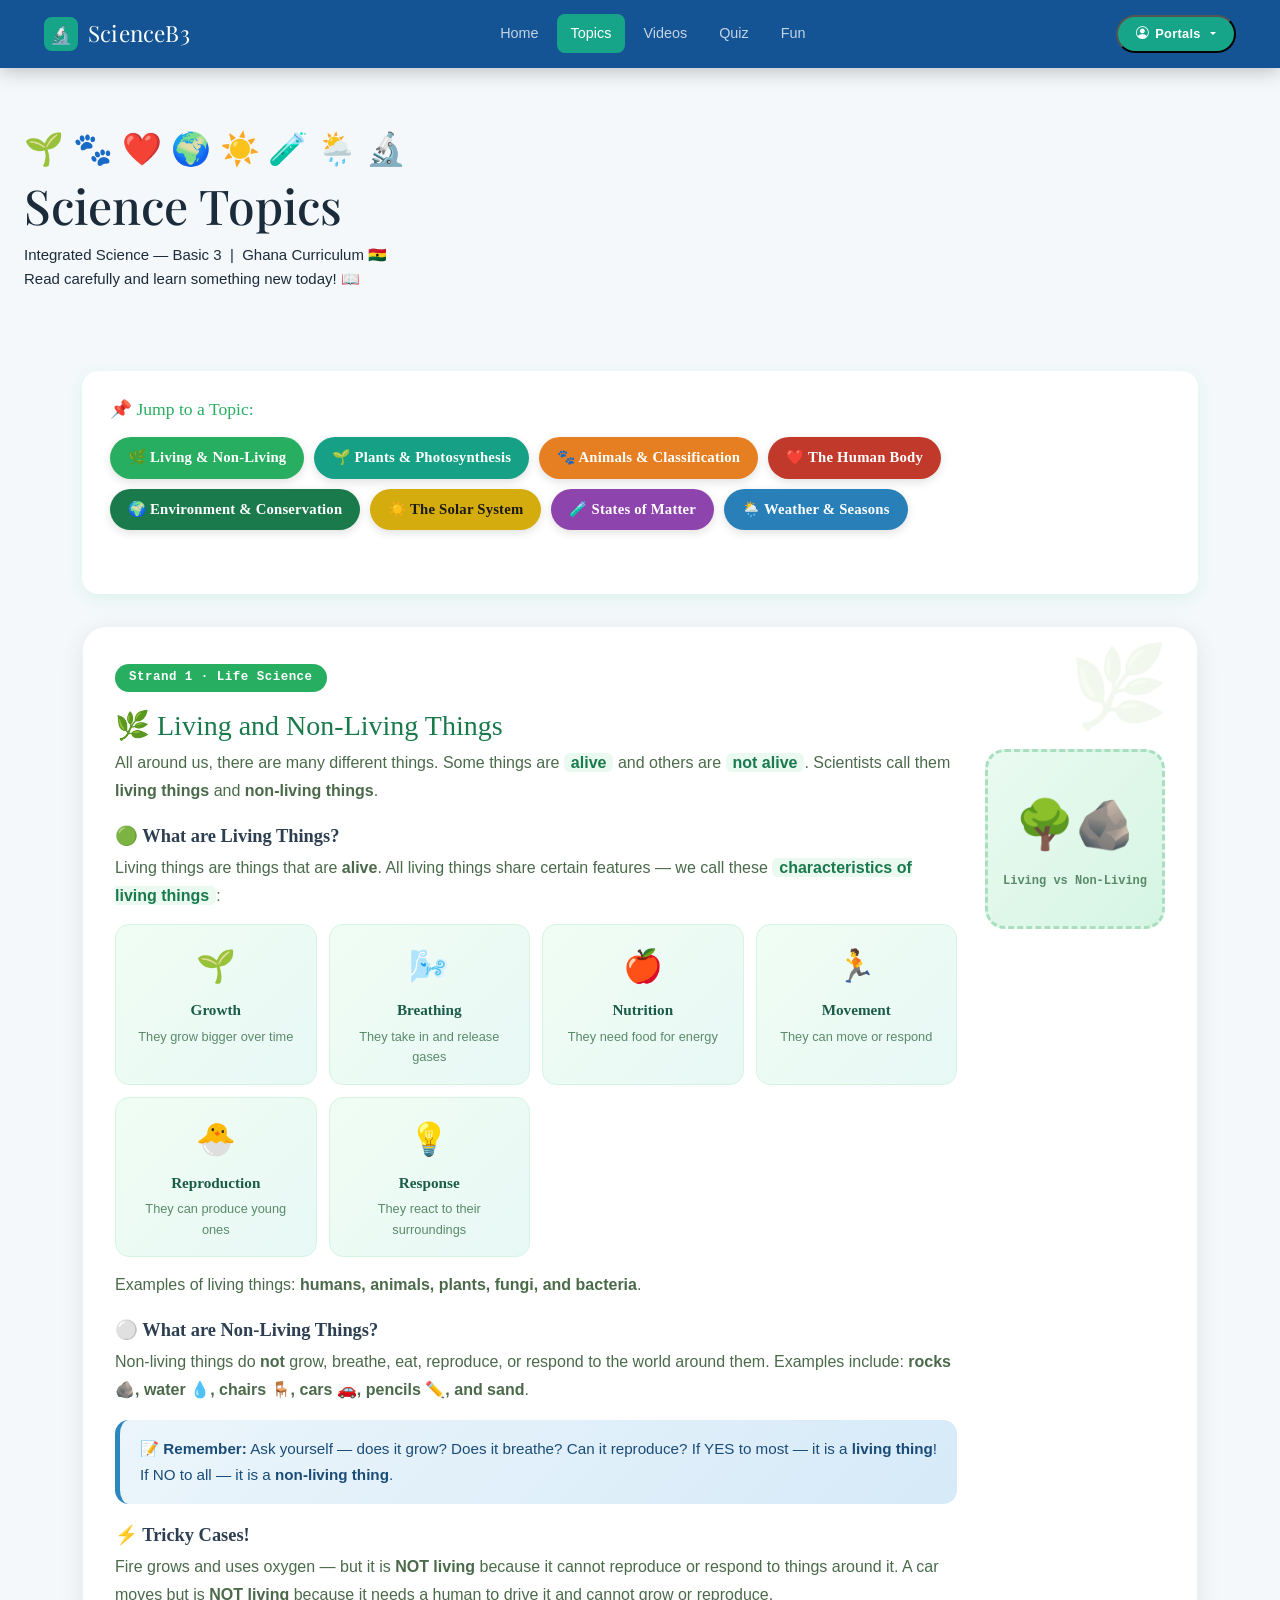
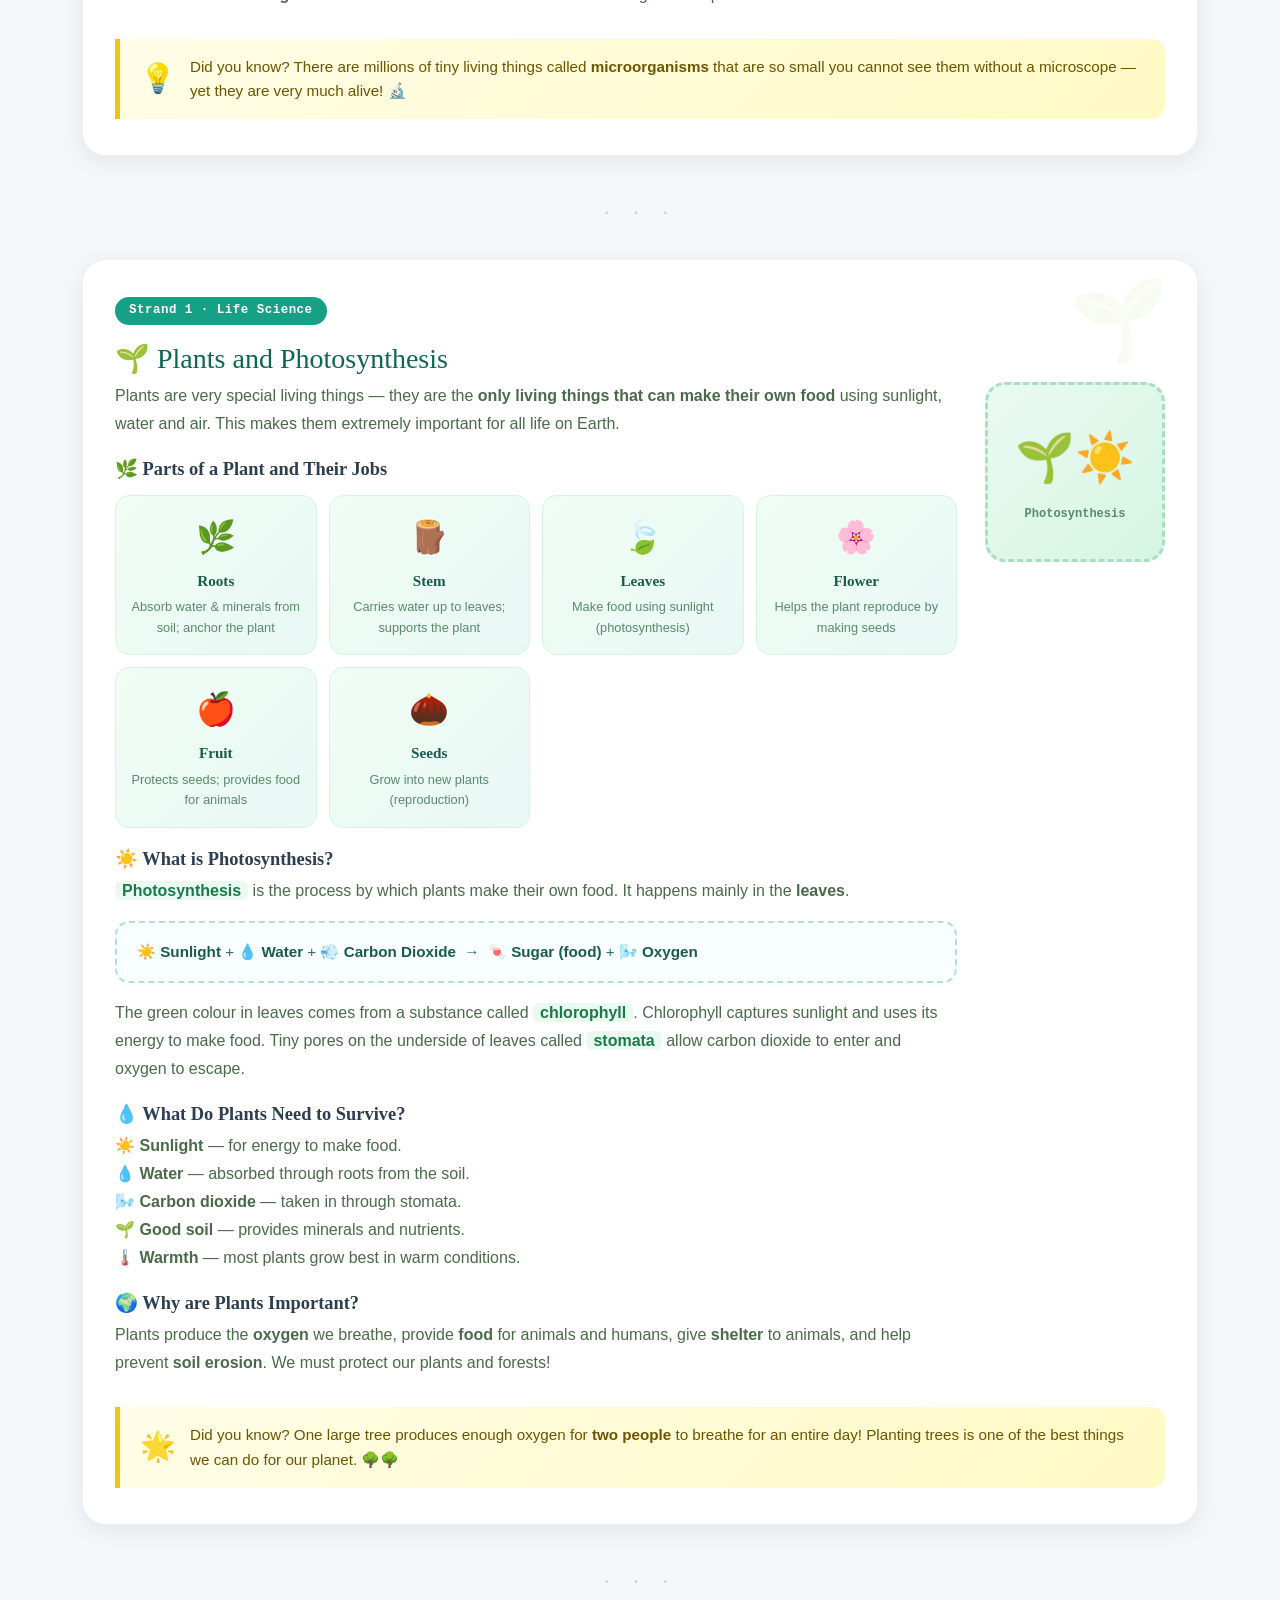
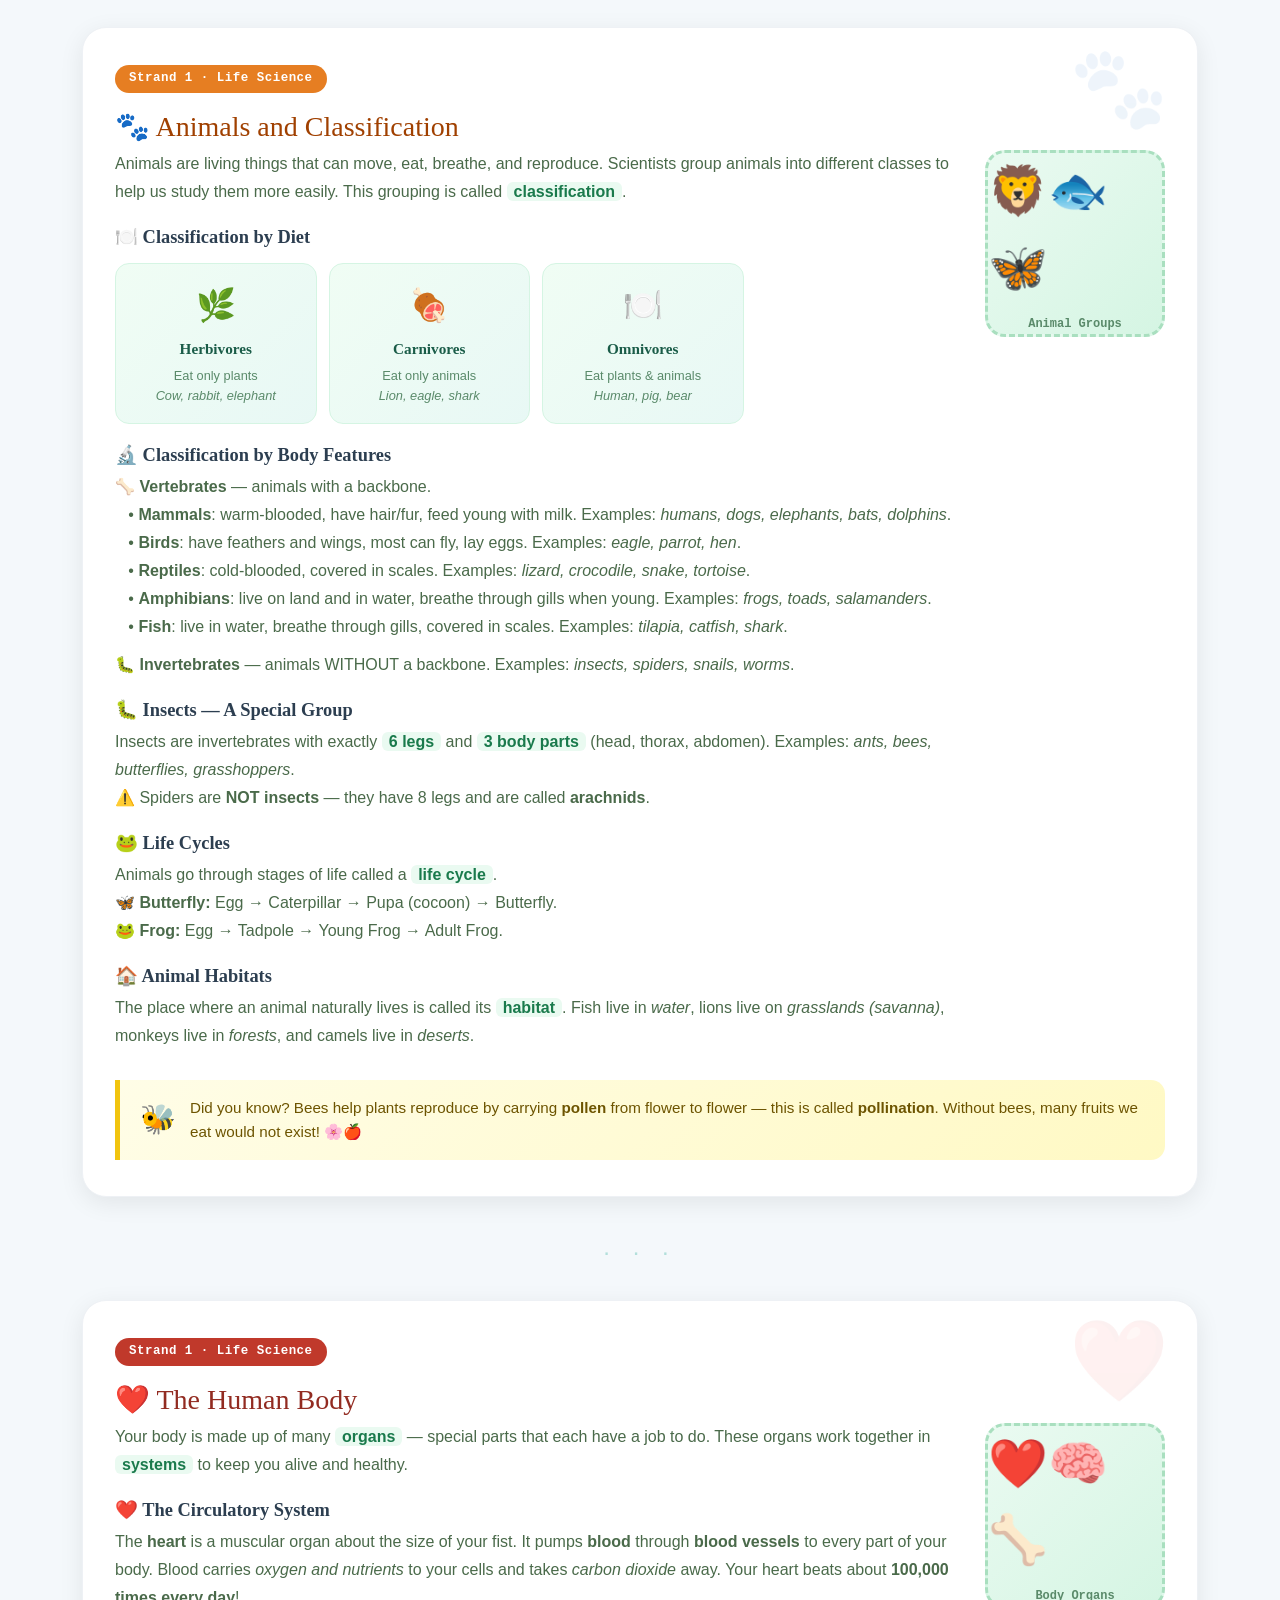
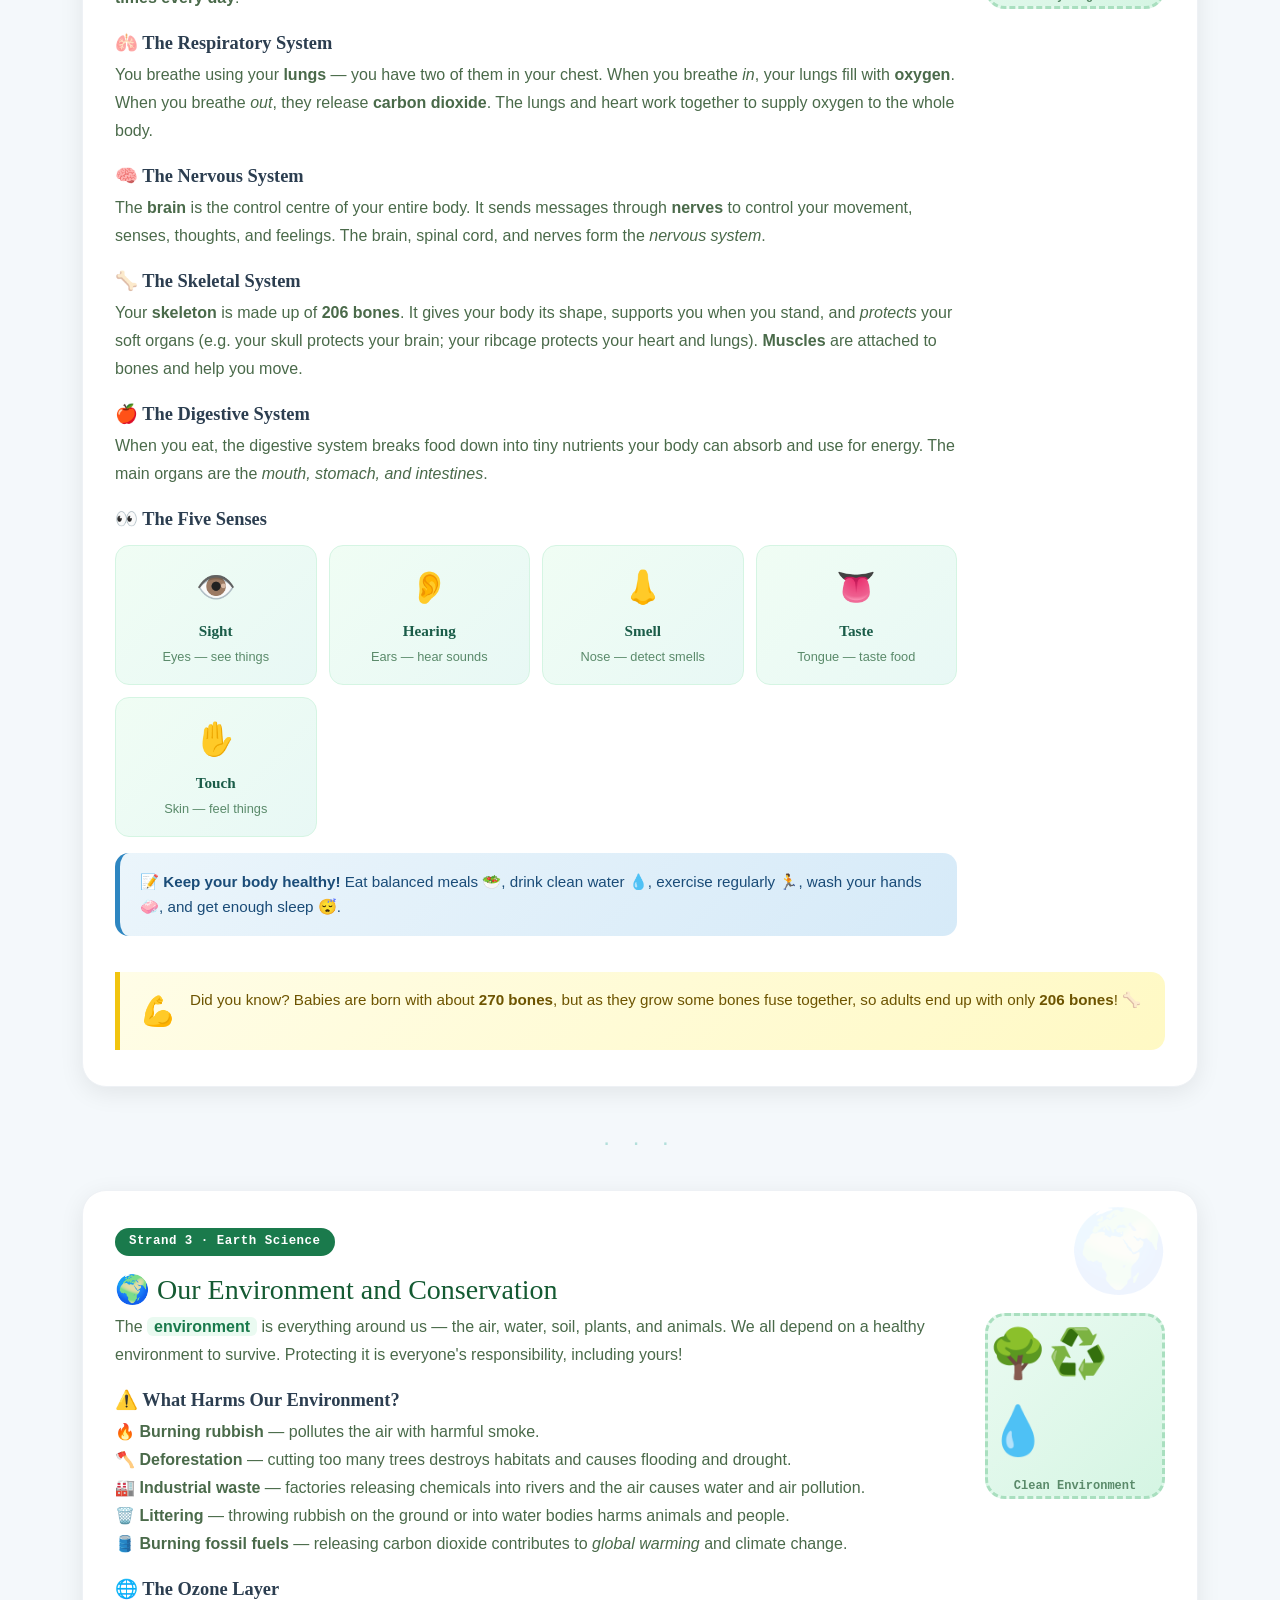
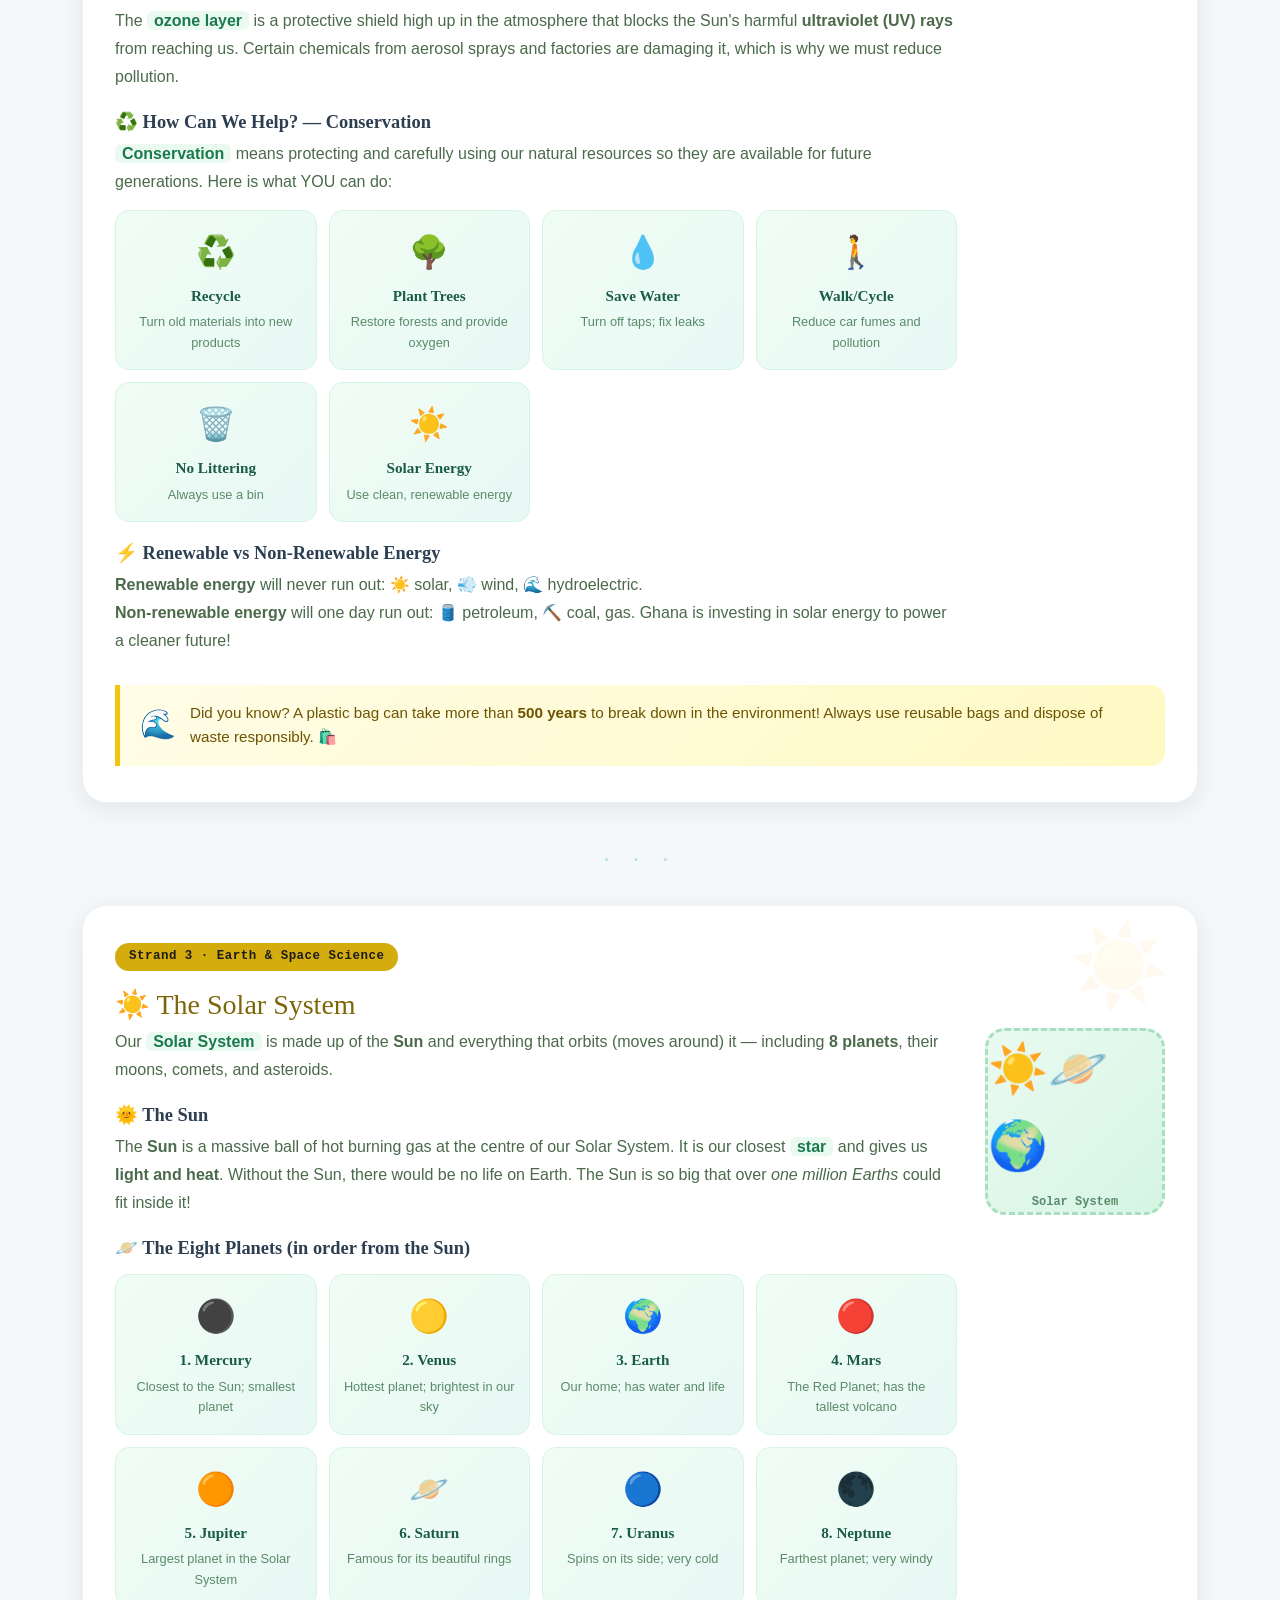
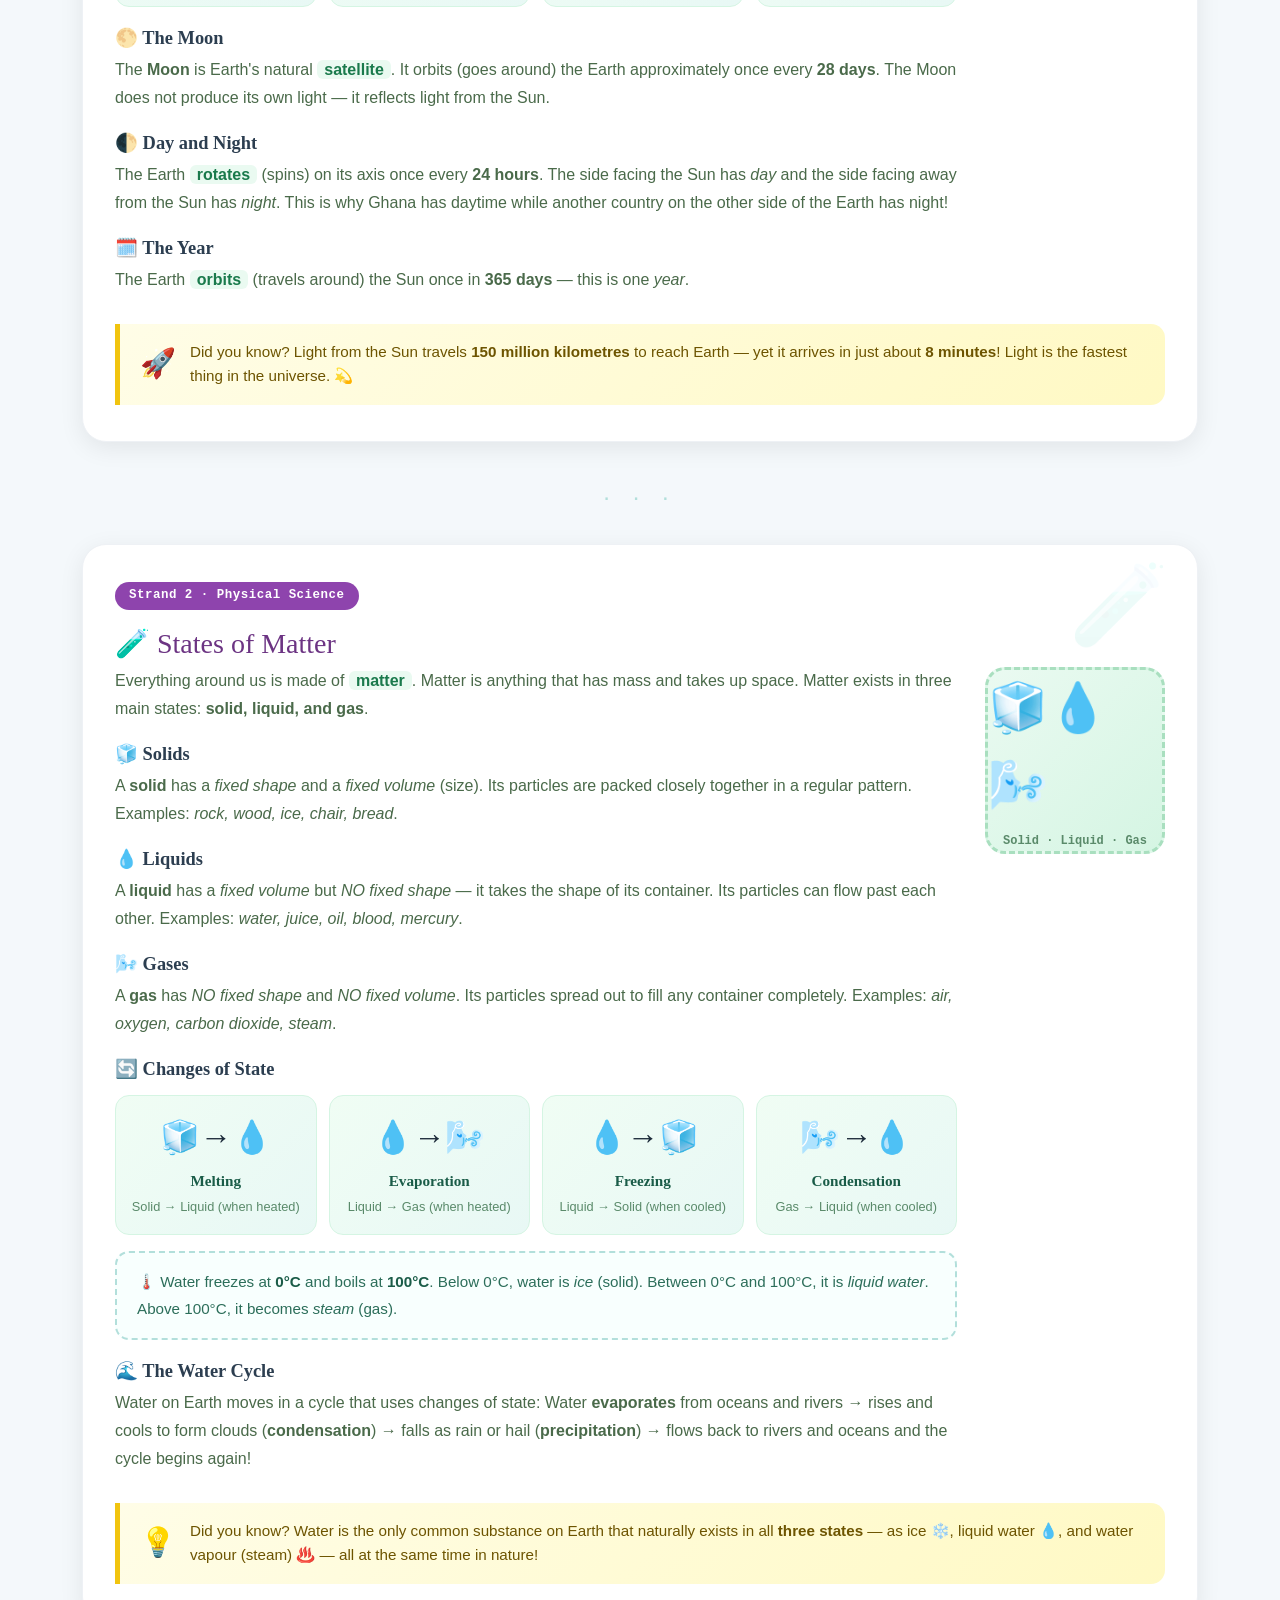
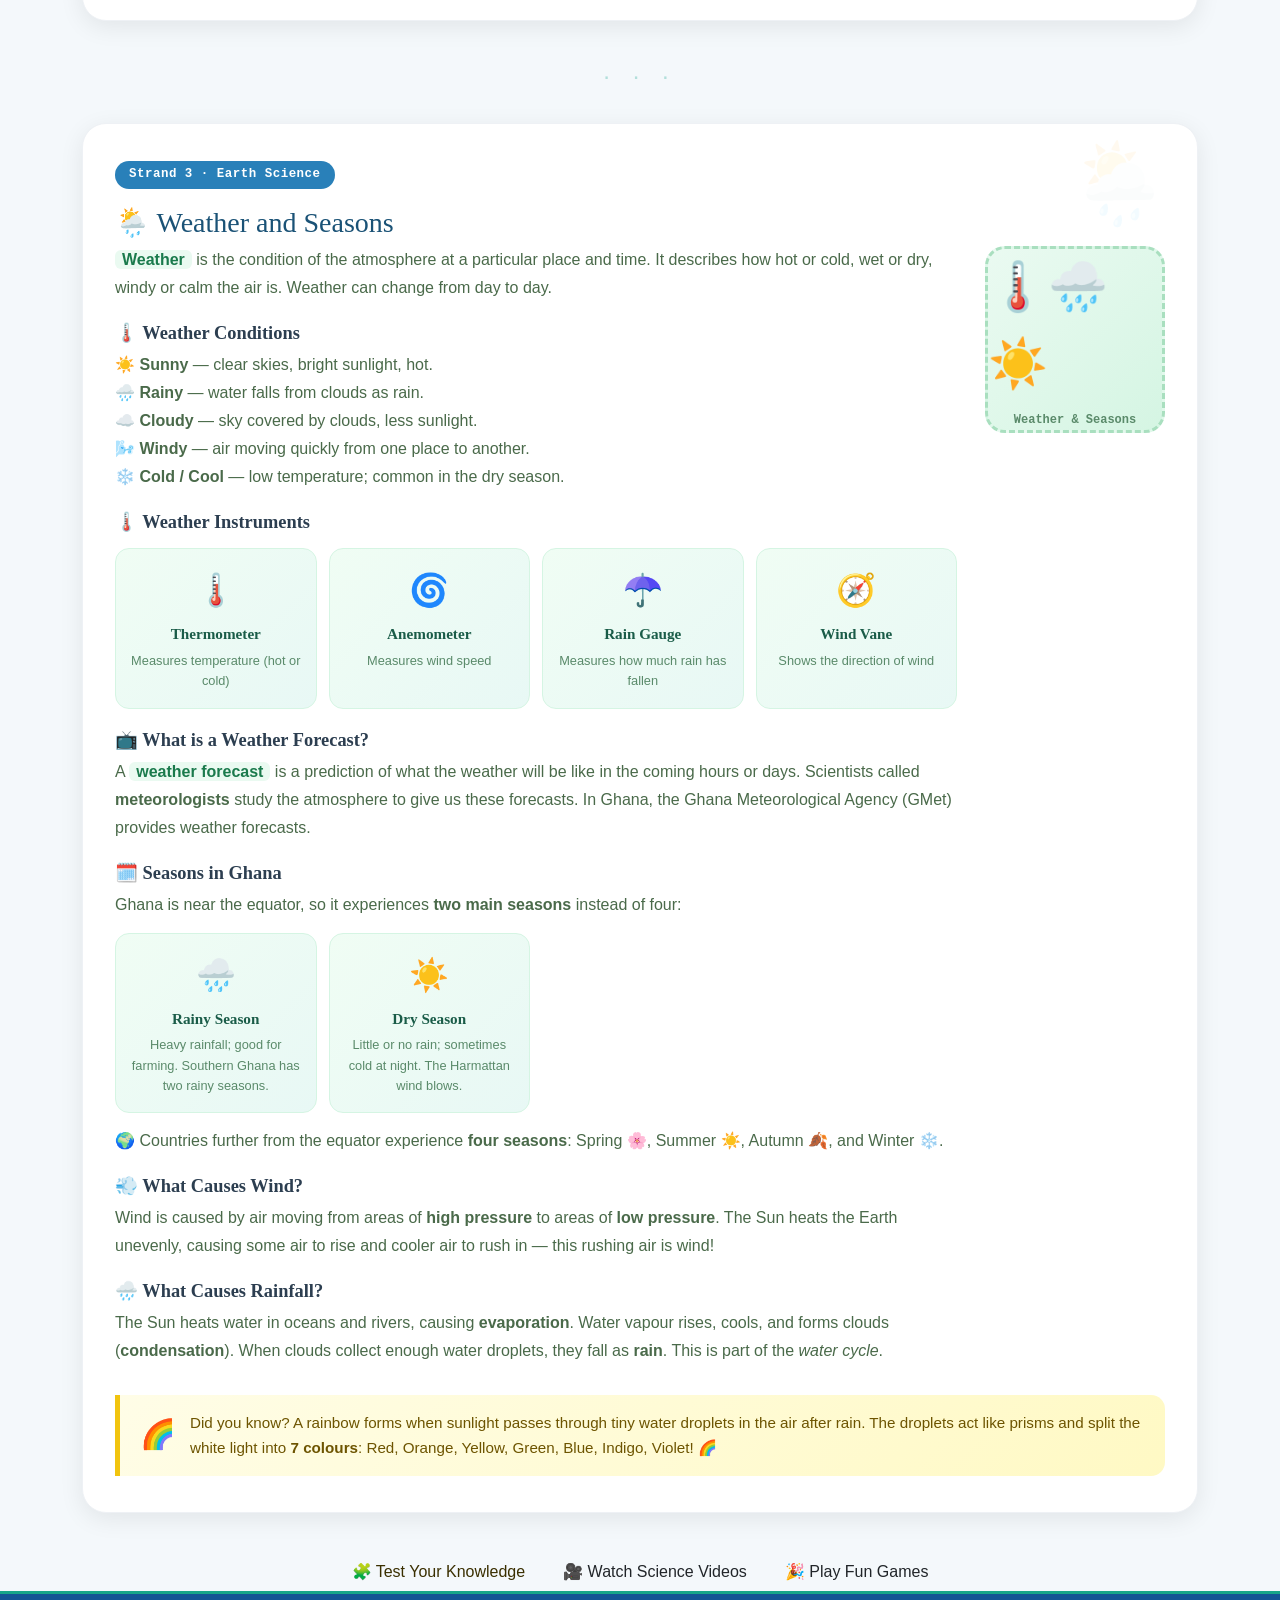
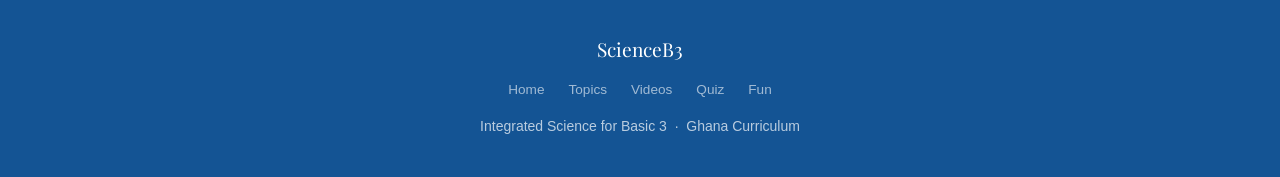
<file: course.html>
<!DOCTYPE html>
<html lang="en">
<head>
  <meta charset="UTF-8" />
  <meta name="viewport" content="width=device-width, initial-scale=1.0" />
  <title>Topics – Integrated Science Basic 3</title>
  <link rel="stylesheet" href="https://cdn.jsdelivr.net/npm/bootstrap@5.3.3/dist/css/bootstrap.min.css" />
  <link rel="stylesheet" href="https://cdn.jsdelivr.net/npm/bootstrap-icons@1.11.3/font/bootstrap-icons.min.css" />
  <link rel="stylesheet" href="style.css" />
  <style>
    /* ── Topic Nav Pills ── */
    .topic-nav {
      display: flex;
      flex-wrap: wrap;
      gap: 10px;
      margin-bottom: 40px;
    }
    .topic-nav a {
      display: inline-flex;
      align-items: center;
      gap: 6px;
      padding: 9px 18px;
      border-radius: 99px;
      font-family: 'Fredoka One', cursive;
      font-size: 0.92rem;
      text-decoration: none;
      color: white;
      box-shadow: 0 3px 10px rgba(0,0,0,0.12);
      transition: transform 0.18s, box-shadow 0.18s;
    }
    .topic-nav a:hover { transform: translateY(-3px); box-shadow: 0 7px 18px rgba(0,0,0,0.17); }
    .tn-green  { background: #27AE60; }
    .tn-teal   { background: #16A085; }
    .tn-orange { background: #E67E22; }
    .tn-red    { background: #C0392B; }
    .tn-earth  { background: #1A7A4C; }
    .tn-yellow { background: #D4AC0D; color:#1a1a1a !important; }
    .tn-purple { background: #8E44AD; }
    .tn-blue   { background: #2980B9; }

    /* ── Topic Section Styling ── */
    .topic-section {
      background: white;
      border-radius: 24px;
      padding: 36px 32px;
      margin-bottom: 36px;
      box-shadow: 0 6px 24px rgba(0,0,0,0.08);
      scroll-margin-top: 90px;
      position: relative;
      overflow: hidden;
    }
    .topic-section::before {
      content: attr(data-emoji);
      position: absolute;
      right: 28px;
      top: 20px;
      font-size: 5rem;
      opacity: 0.07;
      pointer-events: none;
      line-height: 1;
    }
    .topic-section h2 {
      font-family: 'Fredoka One', cursive;
      font-size: 1.75rem;
      margin-bottom: 6px;
      display: flex;
      align-items: center;
      gap: 10px;
    }
    .topic-section h3 {
      font-family: 'Fredoka One', cursive;
      font-size: 1.15rem;
      margin: 20px 0 6px;
      color: #2c3e50;
    }
    .topic-section p {
      color: #4a6a4a;
      font-size: 1rem;
      line-height: 1.75;
      margin-bottom: 10px;
    }

    /* Syllabus strand badge */
    .strand-badge {
      display: inline-block;
      padding: 4px 14px;
      border-radius: 99px;
      font-size: 0.78rem;
      font-weight: 700;
      letter-spacing: 0.04em;
      color: white;
      margin-bottom: 16px;
    }

    /* Keyword highlight */
    .kw {
      background: #eafaf1;
      color: #1a7a4c;
      padding: 1px 7px;
      border-radius: 6px;
      font-weight: 700;
    }

    /* Key terms box */
    .key-terms {
      background: #f8fffe;
      border: 2px dashed #b2dfdb;
      border-radius: 14px;
      padding: 16px 20px;
      margin: 16px 0;
    }
    .key-terms p {
      margin: 0;
      font-size: 0.95rem;
      color: #2c6e5a;
    }
    .key-terms strong { color: #1a5c48; }

    /* Concept grid */
    .concept-grid {
      display: grid;
      grid-template-columns: repeat(auto-fill, minmax(180px, 1fr));
      gap: 12px;
      margin: 14px 0;
    }
    .concept-card {
      background: linear-gradient(135deg, #f0fdf4, #e8f8f5);
      border-radius: 14px;
      padding: 16px 14px;
      text-align: center;
      border: 1.5px solid #d5f5e3;
    }
    .concept-card .cc-emoji { font-size: 2rem; display: block; margin-bottom: 6px; }
    .concept-card .cc-title { font-family: 'Fredoka One', cursive; font-size: 0.95rem; color: #1a5c48; }
    .concept-card .cc-desc  { font-size: 0.8rem; color: #5a8a6a; margin-top: 4px; }

    /* Flex topic layout */
    .topic-flex {
      display: flex;
      gap: 28px;
      align-items: flex-start;
      flex-wrap: wrap;
    }
    .topic-text { flex: 1; min-width: 260px; }
    .img-placeholder {
      width: 180px;
      min-width: 160px;
      aspect-ratio: 1;
      background: linear-gradient(135deg, #eafaf1, #d5f5e3);
      border-radius: 20px;
      display: flex;
      flex-direction: column;
      align-items: center;
      justify-content: center;
      font-size: 3rem;
      gap: 8px;
      color: #27ae60;
      border: 3px dashed #a9dfbf;
      flex-shrink: 0;
    }
    .img-placeholder span {
      font-size: 0.75rem;
      color: #5a8a6a;
      font-weight: 700;
      text-align: center;
      padding: 0 10px;
    }

    /* Fun fact */
    .fun-fact {
      background: linear-gradient(135deg, #FFFDE7, #FFF9C4);
      border-left: 5px solid #F1C40F;
      border-radius: 0 14px 14px 0;
      padding: 16px 20px;
      margin-top: 20px;
      display: flex;
      gap: 14px;
      align-items: flex-start;
    }
    .fact-icon { font-size: 1.8rem; flex-shrink: 0; }
    .fun-fact p { margin: 0; color: #6d5400; font-size: 0.95rem; line-height: 1.6; }

    /* Topic divider */
    .topic-divider {
      text-align: center;
      color: #b2dfdb;
      font-size: 1.5rem;
      letter-spacing: 8px;
      margin: 8px 0 28px;
    }

    /* Remember box */
    .remember-box {
      background: linear-gradient(135deg, #EBF5FB, #D6EAF8);
      border-radius: 14px;
      padding: 16px 20px;
      margin: 16px 0;
      border-left: 5px solid #2E86C1;
    }
    .remember-box p { margin: 0; color: #1a4c78; font-size: 0.95rem; line-height: 1.7; }
  </style>
</head>
<body>

  <!-- ========================================
       NAVIGATION BAR
       ======================================== -->
  <nav class="navbar navbar-expand-lg site-navbar">
    <div class="container-fluid">
      <a href="index.html" class="brand">
        <span class="brand-icon">&#128300;</span> ScienceB3
      </a>
      <button class="navbar-toggler ms-auto" type="button" data-bs-toggle="collapse" data-bs-target="#mainNav" aria-controls="mainNav" aria-expanded="false" aria-label="Toggle navigation">
        <span class="navbar-toggler-icon"></span>
      </button>
      <div class="collapse navbar-collapse" id="mainNav">
        <ul class="navbar-nav mx-auto gap-1">
          <li class="nav-item"><a href="index.html" class="nav-link">Home</a></li>
          <li class="nav-item"><a href="course.html" class="nav-link active">Topics</a></li>
          <li class="nav-item"><a href="videos.html" class="nav-link">Videos</a></li>
          <li class="nav-item"><a href="quiz.html" class="nav-link">Quiz</a></li>
          <li class="nav-item"><a href="extra.html" class="nav-link">Fun</a></li>
        </ul>
          <div class="dropdown portal-dropdown-btn mt-2 mt-lg-0">
            <button class="portal-btn portal-btn-student dropdown-toggle" type="button" data-bs-toggle="dropdown" aria-expanded="false" style="border-radius:20px;padding:7px 18px;display:inline-flex;align-items:center;gap:6px;">
              <i class="bi bi-person-circle"></i> Portals
            </button>
            <ul class="dropdown-menu dropdown-menu-end">
              <li><a class="dropdown-item" href="student-login.html"><i class="bi bi-mortarboard me-2" style="color:var(--accent);"></i>Student Portal</a></li>
              <li><a class="dropdown-item" href="teacher-login.html"><i class="bi bi-briefcase me-2" style="color:#7D3C98;"></i>Teacher Portal</a></li>
            </ul>
          </div>
      </div>
    </div>
  </nav>

  <!-- ========================================
       PAGE HERO BANNER
       ======================================== -->
  <section class="hero" style="padding: 56px 24px 64px;">
    <div class="blob blob-1"></div>
    <div class="blob blob-2"></div>
    <div class="hero-emoji-row" style="font-size:2rem;">🌱 🐾 ❤️ 🌍 ☀️ 🧪 🌦️ 🔬</div>
    <h1 style="font-size: clamp(1.8rem, 4vw, 3rem);">Science Topics</h1>
    <p class="subtitle">
      Integrated Science — Basic 3 &nbsp;|&nbsp; Ghana Curriculum 🇬🇭<br/>
      Read carefully and learn something new today! 📖
    </p>
  </section>

  <!-- ========================================
       TOPICS CONTENT
       ======================================== -->
  <main class="container">

    <!-- ── Quick Navigation ── -->
    <div style="
      background: white;
      border-radius: 16px;
      padding: 24px 28px;
      margin-bottom: 32px;
      box-shadow: 0 4px 16px rgba(46,204,113,0.12);
    ">
      <p style="font-family:'Fredoka One',cursive; color:#27AE60; font-size:1.1rem; margin-bottom:14px;">
        📌 Jump to a Topic:
      </p>
      <div class="topic-nav">
        <a href="#living"      class="tn-green" >🌿 Living &amp; Non-Living</a>
        <a href="#plants"      class="tn-teal"  >🌱 Plants &amp; Photosynthesis</a>
        <a href="#animals"     class="tn-orange">🐾 Animals &amp; Classification</a>
        <a href="#body"        class="tn-red"   >❤️ The Human Body</a>
        <a href="#environment" class="tn-earth" >🌍 Environment &amp; Conservation</a>
        <a href="#solar"       class="tn-yellow">☀️ The Solar System</a>
        <a href="#matter"      class="tn-purple">🧪 States of Matter</a>
        <a href="#weather"     class="tn-blue"  >🌦️ Weather &amp; Seasons</a>
      </div>
    </div>

    <!-- ══════════════════════════════════════════
         TOPIC 1 — LIVING AND NON-LIVING THINGS
         ══════════════════════════════════════════ -->
    <section class="topic-section" id="living" data-emoji="🌿">
      <span class="strand-badge" style="background:#27AE60;">Strand 1 · Life Science</span>
      <h2 style="color:#1a7a4c;">🌿 Living and Non-Living Things</h2>

      <div class="topic-flex">
        <div class="topic-text">
          <p>
            All around us, there are many different things. Some things are
            <span class="kw">alive</span> and others are <span class="kw">not alive</span>.
            Scientists call them <strong>living things</strong> and <strong>non-living things</strong>.
          </p>

          <h3>🟢 What are Living Things?</h3>
          <p>
            Living things are things that are <strong>alive</strong>. All living things share
            certain features — we call these <span class="kw">characteristics of living things</span>:
          </p>

          <div class="concept-grid">
            <div class="concept-card">
              <span class="cc-emoji">🌱</span>
              <div class="cc-title">Growth</div>
              <div class="cc-desc">They grow bigger over time</div>
            </div>
            <div class="concept-card">
              <span class="cc-emoji">🌬️</span>
              <div class="cc-title">Breathing</div>
              <div class="cc-desc">They take in and release gases</div>
            </div>
            <div class="concept-card">
              <span class="cc-emoji">🍎</span>
              <div class="cc-title">Nutrition</div>
              <div class="cc-desc">They need food for energy</div>
            </div>
            <div class="concept-card">
              <span class="cc-emoji">🏃</span>
              <div class="cc-title">Movement</div>
              <div class="cc-desc">They can move or respond</div>
            </div>
            <div class="concept-card">
              <span class="cc-emoji">🐣</span>
              <div class="cc-title">Reproduction</div>
              <div class="cc-desc">They can produce young ones</div>
            </div>
            <div class="concept-card">
              <span class="cc-emoji">💡</span>
              <div class="cc-title">Response</div>
              <div class="cc-desc">They react to their surroundings</div>
            </div>
          </div>

          <p>
            Examples of living things: <strong>humans, animals, plants, fungi, and bacteria</strong>.
          </p>

          <h3>⚪ What are Non-Living Things?</h3>
          <p>
            Non-living things do <strong>not</strong> grow, breathe, eat, reproduce, or respond
            to the world around them. Examples include:
            <strong>rocks 🪨, water 💧, chairs 🪑, cars 🚗, pencils ✏️, and sand</strong>.
          </p>

          <div class="remember-box">
            <p>
              📝 <strong>Remember:</strong> Ask yourself — does it grow? Does it breathe? Can it
              reproduce? If YES to most — it is a <strong>living thing</strong>!
              If NO to all — it is a <strong>non-living thing</strong>.
            </p>
          </div>

          <h3>⚡ Tricky Cases!</h3>
          <p>
            Fire grows and uses oxygen — but it is <strong>NOT living</strong> because it cannot
            reproduce or respond to things around it. A car moves but is <strong>NOT living</strong>
            because it needs a human to drive it and cannot grow or reproduce.
          </p>
        </div>

        <div class="img-placeholder">
          🌳🪨
          <span>Living vs Non-Living</span>
        </div>
      </div>

      <div class="fun-fact">
        <span class="fact-icon">💡</span>
        <p>
          Did you know? There are millions of tiny living things called <strong>microorganisms</strong>
          that are so small you cannot see them without a microscope — yet they are very much alive! 🔬
        </p>
      </div>
    </section>

    <div class="topic-divider">· · ·</div>

    <!-- ══════════════════════════════════════════
         TOPIC 2 — PLANTS & PHOTOSYNTHESIS
         ══════════════════════════════════════════ -->
    <section class="topic-section" id="plants" data-emoji="🌱">
      <span class="strand-badge" style="background:#16A085;">Strand 1 · Life Science</span>
      <h2 style="color:#0e6655;">🌱 Plants and Photosynthesis</h2>

      <div class="topic-flex">
        <div class="topic-text">
          <p>
            Plants are very special living things — they are the <strong>only living things
            that can make their own food</strong> using sunlight, water and air.
            This makes them extremely important for all life on Earth.
          </p>

          <h3>🌿 Parts of a Plant and Their Jobs</h3>
          <div class="concept-grid">
            <div class="concept-card">
              <span class="cc-emoji">🌿</span>
              <div class="cc-title">Roots</div>
              <div class="cc-desc">Absorb water &amp; minerals from soil; anchor the plant</div>
            </div>
            <div class="concept-card">
              <span class="cc-emoji">🪵</span>
              <div class="cc-title">Stem</div>
              <div class="cc-desc">Carries water up to leaves; supports the plant</div>
            </div>
            <div class="concept-card">
              <span class="cc-emoji">🍃</span>
              <div class="cc-title">Leaves</div>
              <div class="cc-desc">Make food using sunlight (photosynthesis)</div>
            </div>
            <div class="concept-card">
              <span class="cc-emoji">🌸</span>
              <div class="cc-title">Flower</div>
              <div class="cc-desc">Helps the plant reproduce by making seeds</div>
            </div>
            <div class="concept-card">
              <span class="cc-emoji">🍎</span>
              <div class="cc-title">Fruit</div>
              <div class="cc-desc">Protects seeds; provides food for animals</div>
            </div>
            <div class="concept-card">
              <span class="cc-emoji">🌰</span>
              <div class="cc-title">Seeds</div>
              <div class="cc-desc">Grow into new plants (reproduction)</div>
            </div>
          </div>

          <h3>☀️ What is Photosynthesis?</h3>
          <p>
            <span class="kw">Photosynthesis</span> is the process by which plants make their own food.
            It happens mainly in the <strong>leaves</strong>.
          </p>

          <div class="key-terms">
            <p>
              <strong>☀️ Sunlight</strong> + <strong>💧 Water</strong> + <strong>💨 Carbon Dioxide</strong>
              &nbsp;→&nbsp; <strong>🍬 Sugar (food)</strong> + <strong>🌬️ Oxygen</strong>
            </p>
          </div>

          <p>
            The green colour in leaves comes from a substance called <span class="kw">chlorophyll</span>.
            Chlorophyll captures sunlight and uses its energy to make food.
            Tiny pores on the underside of leaves called <span class="kw">stomata</span> allow
            carbon dioxide to enter and oxygen to escape.
          </p>

          <h3>💧 What Do Plants Need to Survive?</h3>
          <p>
            ☀️ <strong>Sunlight</strong> — for energy to make food.<br/>
            💧 <strong>Water</strong> — absorbed through roots from the soil.<br/>
            🌬️ <strong>Carbon dioxide</strong> — taken in through stomata.<br/>
            🌱 <strong>Good soil</strong> — provides minerals and nutrients.<br/>
            🌡️ <strong>Warmth</strong> — most plants grow best in warm conditions.
          </p>

          <h3>🌍 Why are Plants Important?</h3>
          <p>
            Plants produce the <strong>oxygen</strong> we breathe, provide <strong>food</strong>
            for animals and humans, give <strong>shelter</strong> to animals, and help prevent
            <strong>soil erosion</strong>. We must protect our plants and forests!
          </p>
        </div>

        <div class="img-placeholder">
          🌱☀️
          <span>Photosynthesis</span>
        </div>
      </div>

      <div class="fun-fact">
        <span class="fact-icon">🌟</span>
        <p>
          Did you know? One large tree produces enough oxygen for <strong>two people</strong>
          to breathe for an entire day! Planting trees is one of the best things we can do
          for our planet. 🌳🌳
        </p>
      </div>
    </section>

    <div class="topic-divider">· · ·</div>

    <!-- ══════════════════════════════════════════
         TOPIC 3 — ANIMALS & CLASSIFICATION
         ══════════════════════════════════════════ -->
    <section class="topic-section" id="animals" data-emoji="🐾">
      <span class="strand-badge" style="background:#E67E22;">Strand 1 · Life Science</span>
      <h2 style="color:#a04000;">🐾 Animals and Classification</h2>

      <div class="topic-flex">
        <div class="topic-text">
          <p>
            Animals are living things that can move, eat, breathe, and reproduce.
            Scientists group animals into different classes to help us study them more easily.
            This grouping is called <span class="kw">classification</span>.
          </p>

          <h3>🍽️ Classification by Diet</h3>
          <div class="concept-grid">
            <div class="concept-card">
              <span class="cc-emoji">🌿</span>
              <div class="cc-title">Herbivores</div>
              <div class="cc-desc">Eat only plants<br/><em>Cow, rabbit, elephant</em></div>
            </div>
            <div class="concept-card">
              <span class="cc-emoji">🍖</span>
              <div class="cc-title">Carnivores</div>
              <div class="cc-desc">Eat only animals<br/><em>Lion, eagle, shark</em></div>
            </div>
            <div class="concept-card">
              <span class="cc-emoji">🍽️</span>
              <div class="cc-title">Omnivores</div>
              <div class="cc-desc">Eat plants &amp; animals<br/><em>Human, pig, bear</em></div>
            </div>
          </div>

          <h3>🔬 Classification by Body Features</h3>
          <p>
            🦴 <strong>Vertebrates</strong> — animals with a backbone.<br/>
            &nbsp;&nbsp;&nbsp;• <strong>Mammals</strong>: warm-blooded, have hair/fur, feed young with milk.
              Examples: <em>humans, dogs, elephants, bats, dolphins</em>.<br/>
            &nbsp;&nbsp;&nbsp;• <strong>Birds</strong>: have feathers and wings, most can fly, lay eggs.
              Examples: <em>eagle, parrot, hen</em>.<br/>
            &nbsp;&nbsp;&nbsp;• <strong>Reptiles</strong>: cold-blooded, covered in scales.
              Examples: <em>lizard, crocodile, snake, tortoise</em>.<br/>
            &nbsp;&nbsp;&nbsp;• <strong>Amphibians</strong>: live on land and in water, breathe through gills when young.
              Examples: <em>frogs, toads, salamanders</em>.<br/>
            &nbsp;&nbsp;&nbsp;• <strong>Fish</strong>: live in water, breathe through gills, covered in scales.
              Examples: <em>tilapia, catfish, shark</em>.
          </p>
          <p>
            🐛 <strong>Invertebrates</strong> — animals WITHOUT a backbone. Examples:
            <em>insects, spiders, snails, worms</em>.
          </p>

          <h3>🐛 Insects — A Special Group</h3>
          <p>
            Insects are invertebrates with exactly <span class="kw">6 legs</span> and
            <span class="kw">3 body parts</span> (head, thorax, abdomen).
            Examples: <em>ants, bees, butterflies, grasshoppers</em>.
            <br/>
            ⚠️ Spiders are <strong>NOT insects</strong> — they have 8 legs and are called
            <strong>arachnids</strong>.
          </p>

          <h3>🐸 Life Cycles</h3>
          <p>
            Animals go through stages of life called a <span class="kw">life cycle</span>.<br/>
            🦋 <strong>Butterfly:</strong> Egg → Caterpillar → Pupa (cocoon) → Butterfly.<br/>
            🐸 <strong>Frog:</strong> Egg → Tadpole → Young Frog → Adult Frog.
          </p>

          <h3>🏠 Animal Habitats</h3>
          <p>
            The place where an animal naturally lives is called its <span class="kw">habitat</span>.
            Fish live in <em>water</em>, lions live on <em>grasslands (savanna)</em>,
            monkeys live in <em>forests</em>, and camels live in <em>deserts</em>.
          </p>
        </div>

        <div class="img-placeholder">
          🦁🐟🦋
          <span>Animal Groups</span>
        </div>
      </div>

      <div class="fun-fact">
        <span class="fact-icon">🐝</span>
        <p>
          Did you know? Bees help plants reproduce by carrying <strong>pollen</strong> from
          flower to flower — this is called <strong>pollination</strong>. Without bees,
          many fruits we eat would not exist! 🌸🍎
        </p>
      </div>
    </section>

    <div class="topic-divider">· · ·</div>

    <!-- ══════════════════════════════════════════
         TOPIC 4 — THE HUMAN BODY
         ══════════════════════════════════════════ -->
    <section class="topic-section" id="body" data-emoji="❤️">
      <span class="strand-badge" style="background:#C0392B;">Strand 1 · Life Science</span>
      <h2 style="color:#922b21;">❤️ The Human Body</h2>

      <div class="topic-flex">
        <div class="topic-text">
          <p>
            Your body is made up of many <span class="kw">organs</span> — special parts that
            each have a job to do. These organs work together in <span class="kw">systems</span>
            to keep you alive and healthy.
          </p>

          <h3>❤️ The Circulatory System</h3>
          <p>
            The <strong>heart</strong> is a muscular organ about the size of your fist.
            It pumps <strong>blood</strong> through <strong>blood vessels</strong> to every
            part of your body. Blood carries <em>oxygen and nutrients</em> to your cells and
            takes <em>carbon dioxide</em> away.
            Your heart beats about <strong>100,000 times every day</strong>!
          </p>

          <h3>🫁 The Respiratory System</h3>
          <p>
            You breathe using your <strong>lungs</strong> — you have two of them in your chest.
            When you breathe <em>in</em>, your lungs fill with <strong>oxygen</strong>.
            When you breathe <em>out</em>, they release <strong>carbon dioxide</strong>.
            The lungs and heart work together to supply oxygen to the whole body.
          </p>

          <h3>🧠 The Nervous System</h3>
          <p>
            The <strong>brain</strong> is the control centre of your entire body. It sends
            messages through <strong>nerves</strong> to control your movement, senses, thoughts,
            and feelings. The brain, spinal cord, and nerves form the <em>nervous system</em>.
          </p>

          <h3>🦴 The Skeletal System</h3>
          <p>
            Your <strong>skeleton</strong> is made up of <strong>206 bones</strong>.
            It gives your body its shape, supports you when you stand, and
            <em>protects</em> your soft organs (e.g. your skull protects your brain;
            your ribcage protects your heart and lungs).
            <strong>Muscles</strong> are attached to bones and help you move.
          </p>

          <h3>🍎 The Digestive System</h3>
          <p>
            When you eat, the digestive system breaks food down into tiny nutrients
            your body can absorb and use for energy. The main organs are the
            <em>mouth, stomach, and intestines</em>.
          </p>

          <h3>👀 The Five Senses</h3>
          <div class="concept-grid">
            <div class="concept-card"><span class="cc-emoji">👁️</span><div class="cc-title">Sight</div><div class="cc-desc">Eyes — see things</div></div>
            <div class="concept-card"><span class="cc-emoji">👂</span><div class="cc-title">Hearing</div><div class="cc-desc">Ears — hear sounds</div></div>
            <div class="concept-card"><span class="cc-emoji">👃</span><div class="cc-title">Smell</div><div class="cc-desc">Nose — detect smells</div></div>
            <div class="concept-card"><span class="cc-emoji">👅</span><div class="cc-title">Taste</div><div class="cc-desc">Tongue — taste food</div></div>
            <div class="concept-card"><span class="cc-emoji">✋</span><div class="cc-title">Touch</div><div class="cc-desc">Skin — feel things</div></div>
          </div>

          <div class="remember-box">
            <p>
              📝 <strong>Keep your body healthy!</strong> Eat balanced meals 🥗, drink
              clean water 💧, exercise regularly 🏃, wash your hands 🧼, and get enough sleep 😴.
            </p>
          </div>
        </div>

        <div class="img-placeholder">
          ❤️🧠🦴
          <span>Body Organs</span>
        </div>
      </div>

      <div class="fun-fact">
        <span class="fact-icon">💪</span>
        <p>
          Did you know? Babies are born with about <strong>270 bones</strong>, but as they grow
          some bones fuse together, so adults end up with only <strong>206 bones</strong>! 🦴
        </p>
      </div>
    </section>

    <div class="topic-divider">· · ·</div>

    <!-- ══════════════════════════════════════════
         TOPIC 5 — ENVIRONMENT & CONSERVATION
         ══════════════════════════════════════════ -->
    <section class="topic-section" id="environment" data-emoji="🌍">
      <span class="strand-badge" style="background:#1A7A4C;">Strand 3 · Earth Science</span>
      <h2 style="color:#145a32;">🌍 Our Environment and Conservation</h2>

      <div class="topic-flex">
        <div class="topic-text">
          <p>
            The <span class="kw">environment</span> is everything around us — the air, water,
            soil, plants, and animals. We all depend on a healthy environment to survive.
            Protecting it is everyone's responsibility, including yours!
          </p>

          <h3>⚠️ What Harms Our Environment?</h3>
          <p>
            🔥 <strong>Burning rubbish</strong> — pollutes the air with harmful smoke.<br/>
            🪓 <strong>Deforestation</strong> — cutting too many trees destroys habitats and
              causes flooding and drought.<br/>
            🏭 <strong>Industrial waste</strong> — factories releasing chemicals into rivers
              and the air causes water and air pollution.<br/>
            🗑️ <strong>Littering</strong> — throwing rubbish on the ground or into water bodies
              harms animals and people.<br/>
            🛢️ <strong>Burning fossil fuels</strong> — releasing carbon dioxide contributes to
              <em>global warming</em> and climate change.
          </p>

          <h3>🌐 The Ozone Layer</h3>
          <p>
            The <span class="kw">ozone layer</span> is a protective shield high up in the
            atmosphere that blocks the Sun's harmful <strong>ultraviolet (UV) rays</strong>
            from reaching us. Certain chemicals from aerosol sprays and factories are damaging
            it, which is why we must reduce pollution.
          </p>

          <h3>♻️ How Can We Help? — Conservation</h3>
          <p>
            <span class="kw">Conservation</span> means protecting and carefully using our
            natural resources so they are available for future generations. Here is what YOU can do:
          </p>
          <div class="concept-grid">
            <div class="concept-card"><span class="cc-emoji">♻️</span><div class="cc-title">Recycle</div><div class="cc-desc">Turn old materials into new products</div></div>
            <div class="concept-card"><span class="cc-emoji">🌳</span><div class="cc-title">Plant Trees</div><div class="cc-desc">Restore forests and provide oxygen</div></div>
            <div class="concept-card"><span class="cc-emoji">💧</span><div class="cc-title">Save Water</div><div class="cc-desc">Turn off taps; fix leaks</div></div>
            <div class="concept-card"><span class="cc-emoji">🚶</span><div class="cc-title">Walk/Cycle</div><div class="cc-desc">Reduce car fumes and pollution</div></div>
            <div class="concept-card"><span class="cc-emoji">🗑️</span><div class="cc-title">No Littering</div><div class="cc-desc">Always use a bin</div></div>
            <div class="concept-card"><span class="cc-emoji">☀️</span><div class="cc-title">Solar Energy</div><div class="cc-desc">Use clean, renewable energy</div></div>
          </div>

          <h3>⚡ Renewable vs Non-Renewable Energy</h3>
          <p>
            <strong>Renewable energy</strong> will never run out: ☀️ solar, 💨 wind, 🌊 hydroelectric.<br/>
            <strong>Non-renewable energy</strong> will one day run out: 🛢️ petroleum, ⛏️ coal, gas.
            Ghana is investing in solar energy to power a cleaner future!
          </p>
        </div>

        <div class="img-placeholder">
          🌳♻️💧
          <span>Clean Environment</span>
        </div>
      </div>

      <div class="fun-fact">
        <span class="fact-icon">🌊</span>
        <p>
          Did you know? A plastic bag can take more than <strong>500 years</strong> to break down
          in the environment! Always use reusable bags and dispose of waste responsibly. 🛍️
        </p>
      </div>
    </section>

    <div class="topic-divider">· · ·</div>

    <!-- ══════════════════════════════════════════
         TOPIC 6 — THE SOLAR SYSTEM
         ══════════════════════════════════════════ -->
    <section class="topic-section" id="solar" data-emoji="☀️">
      <span class="strand-badge" style="background:#D4AC0D; color:#1a1a1a;">Strand 3 · Earth &amp; Space Science</span>
      <h2 style="color:#7d6608;">☀️ The Solar System</h2>

      <div class="topic-flex">
        <div class="topic-text">
          <p>
            Our <span class="kw">Solar System</span> is made up of the <strong>Sun</strong>
            and everything that orbits (moves around) it — including
            <strong>8 planets</strong>, their moons, comets, and asteroids.
          </p>

          <h3>🌞 The Sun</h3>
          <p>
            The <strong>Sun</strong> is a massive ball of hot burning gas at the centre of our
            Solar System. It is our closest <span class="kw">star</span> and gives us
            <strong>light and heat</strong>. Without the Sun, there would be no life on Earth.
            The Sun is so big that over <em>one million Earths</em> could fit inside it!
          </p>

          <h3>🪐 The Eight Planets (in order from the Sun)</h3>
          <div class="concept-grid">
            <div class="concept-card"><span class="cc-emoji">⚫</span><div class="cc-title">1. Mercury</div><div class="cc-desc">Closest to the Sun; smallest planet</div></div>
            <div class="concept-card"><span class="cc-emoji">🟡</span><div class="cc-title">2. Venus</div><div class="cc-desc">Hottest planet; brightest in our sky</div></div>
            <div class="concept-card"><span class="cc-emoji">🌍</span><div class="cc-title">3. Earth</div><div class="cc-desc">Our home; has water and life</div></div>
            <div class="concept-card"><span class="cc-emoji">🔴</span><div class="cc-title">4. Mars</div><div class="cc-desc">The Red Planet; has the tallest volcano</div></div>
            <div class="concept-card"><span class="cc-emoji">🟠</span><div class="cc-title">5. Jupiter</div><div class="cc-desc">Largest planet in the Solar System</div></div>
            <div class="concept-card"><span class="cc-emoji">🪐</span><div class="cc-title">6. Saturn</div><div class="cc-desc">Famous for its beautiful rings</div></div>
            <div class="concept-card"><span class="cc-emoji">🔵</span><div class="cc-title">7. Uranus</div><div class="cc-desc">Spins on its side; very cold</div></div>
            <div class="concept-card"><span class="cc-emoji">🌑</span><div class="cc-title">8. Neptune</div><div class="cc-desc">Farthest planet; very windy</div></div>
          </div>

          <h3>🌕 The Moon</h3>
          <p>
            The <strong>Moon</strong> is Earth's natural <span class="kw">satellite</span>.
            It orbits (goes around) the Earth approximately once every <strong>28 days</strong>.
            The Moon does not produce its own light — it reflects light from the Sun.
          </p>

          <h3>🌓 Day and Night</h3>
          <p>
            The Earth <span class="kw">rotates</span> (spins) on its axis once every
            <strong>24 hours</strong>. The side facing the Sun has <em>day</em> and the
            side facing away from the Sun has <em>night</em>. This is why Ghana has
            daytime while another country on the other side of the Earth has night!
          </p>

          <h3>🗓️ The Year</h3>
          <p>
            The Earth <span class="kw">orbits</span> (travels around) the Sun once in
            <strong>365 days</strong> — this is one <em>year</em>.
          </p>
        </div>

        <div class="img-placeholder">
          ☀️🪐🌍
          <span>Solar System</span>
        </div>
      </div>

      <div class="fun-fact">
        <span class="fact-icon">🚀</span>
        <p>
          Did you know? Light from the Sun travels <strong>150 million kilometres</strong>
          to reach Earth — yet it arrives in just about <strong>8 minutes</strong>!
          Light is the fastest thing in the universe. 💫
        </p>
      </div>
    </section>

    <div class="topic-divider">· · ·</div>

    <!-- ══════════════════════════════════════════
         TOPIC 7 — STATES OF MATTER
         ══════════════════════════════════════════ -->
    <section class="topic-section" id="matter" data-emoji="🧪">
      <span class="strand-badge" style="background:#8E44AD;">Strand 2 · Physical Science</span>
      <h2 style="color:#6c3483;">🧪 States of Matter</h2>

      <div class="topic-flex">
        <div class="topic-text">
          <p>
            Everything around us is made of <span class="kw">matter</span>.
            Matter is anything that has mass and takes up space.
            Matter exists in three main states: <strong>solid, liquid, and gas</strong>.
          </p>

          <h3>🧊 Solids</h3>
          <p>
            A <strong>solid</strong> has a <em>fixed shape</em> and a <em>fixed volume</em>
            (size). Its particles are packed closely together in a regular pattern.
            Examples: <em>rock, wood, ice, chair, bread</em>.
          </p>

          <h3>💧 Liquids</h3>
          <p>
            A <strong>liquid</strong> has a <em>fixed volume</em> but <em>NO fixed shape</em> —
            it takes the shape of its container. Its particles can flow past each other.
            Examples: <em>water, juice, oil, blood, mercury</em>.
          </p>

          <h3>🌬️ Gases</h3>
          <p>
            A <strong>gas</strong> has <em>NO fixed shape</em> and <em>NO fixed volume</em>.
            Its particles spread out to fill any container completely.
            Examples: <em>air, oxygen, carbon dioxide, steam</em>.
          </p>

          <h3>🔄 Changes of State</h3>
          <div class="concept-grid">
            <div class="concept-card"><span class="cc-emoji">🧊→💧</span><div class="cc-title">Melting</div><div class="cc-desc">Solid → Liquid (when heated)</div></div>
            <div class="concept-card"><span class="cc-emoji">💧→🌬️</span><div class="cc-title">Evaporation</div><div class="cc-desc">Liquid → Gas (when heated)</div></div>
            <div class="concept-card"><span class="cc-emoji">💧→🧊</span><div class="cc-title">Freezing</div><div class="cc-desc">Liquid → Solid (when cooled)</div></div>
            <div class="concept-card"><span class="cc-emoji">🌬️→💧</span><div class="cc-title">Condensation</div><div class="cc-desc">Gas → Liquid (when cooled)</div></div>
          </div>

          <div class="key-terms">
            <p>
              🌡️ Water freezes at <strong>0°C</strong> and boils at <strong>100°C</strong>.
              Below 0°C, water is <em>ice</em> (solid). Between 0°C and 100°C, it is <em>liquid water</em>.
              Above 100°C, it becomes <em>steam</em> (gas).
            </p>
          </div>

          <h3>🌊 The Water Cycle</h3>
          <p>
            Water on Earth moves in a cycle that uses changes of state:
            Water <strong>evaporates</strong> from oceans and rivers → rises and cools to
            form clouds (<strong>condensation</strong>) → falls as rain or hail
            (<strong>precipitation</strong>) → flows back to rivers and oceans and
            the cycle begins again!
          </p>
        </div>

        <div class="img-placeholder">
          🧊💧🌬️
          <span>Solid · Liquid · Gas</span>
        </div>
      </div>

      <div class="fun-fact">
        <span class="fact-icon">💡</span>
        <p>
          Did you know? Water is the only common substance on Earth that naturally exists
          in all <strong>three states</strong> — as ice ❄️, liquid water 💧, and water
          vapour (steam) ♨️ — all at the same time in nature!
        </p>
      </div>
    </section>

    <div class="topic-divider">· · ·</div>

    <!-- ══════════════════════════════════════════
         TOPIC 8 — WEATHER & SEASONS
         ══════════════════════════════════════════ -->
    <section class="topic-section" id="weather" data-emoji="🌦️">
      <span class="strand-badge" style="background:#2980B9;">Strand 3 · Earth Science</span>
      <h2 style="color:#1a5276;">🌦️ Weather and Seasons</h2>

      <div class="topic-flex">
        <div class="topic-text">
          <p>
            <span class="kw">Weather</span> is the condition of the atmosphere at a particular
            place and time. It describes how hot or cold, wet or dry, windy or calm the air is.
            Weather can change from day to day.
          </p>

          <h3>🌡️ Weather Conditions</h3>
          <p>
            ☀️ <strong>Sunny</strong> — clear skies, bright sunlight, hot.<br/>
            🌧️ <strong>Rainy</strong> — water falls from clouds as rain.<br/>
            ☁️ <strong>Cloudy</strong> — sky covered by clouds, less sunlight.<br/>
            🌬️ <strong>Windy</strong> — air moving quickly from one place to another.<br/>
            ❄️ <strong>Cold / Cool</strong> — low temperature; common in the dry season.
          </p>

          <h3>🌡️ Weather Instruments</h3>
          <div class="concept-grid">
            <div class="concept-card"><span class="cc-emoji">🌡️</span><div class="cc-title">Thermometer</div><div class="cc-desc">Measures temperature (hot or cold)</div></div>
            <div class="concept-card"><span class="cc-emoji">🌀</span><div class="cc-title">Anemometer</div><div class="cc-desc">Measures wind speed</div></div>
            <div class="concept-card"><span class="cc-emoji">☂️</span><div class="cc-title">Rain Gauge</div><div class="cc-desc">Measures how much rain has fallen</div></div>
            <div class="concept-card"><span class="cc-emoji">🧭</span><div class="cc-title">Wind Vane</div><div class="cc-desc">Shows the direction of wind</div></div>
          </div>

          <h3>📺 What is a Weather Forecast?</h3>
          <p>
            A <span class="kw">weather forecast</span> is a prediction of what the weather
            will be like in the coming hours or days. Scientists called
            <strong>meteorologists</strong> study the atmosphere to give us these forecasts.
            In Ghana, the Ghana Meteorological Agency (GMet) provides weather forecasts.
          </p>

          <h3>🗓️ Seasons in Ghana</h3>
          <p>
            Ghana is near the equator, so it experiences <strong>two main seasons</strong>
            instead of four:
          </p>
          <div class="concept-grid">
            <div class="concept-card">
              <span class="cc-emoji">🌧️</span>
              <div class="cc-title">Rainy Season</div>
              <div class="cc-desc">Heavy rainfall; good for farming. Southern Ghana has two rainy seasons.</div>
            </div>
            <div class="concept-card">
              <span class="cc-emoji">☀️</span>
              <div class="cc-title">Dry Season</div>
              <div class="cc-desc">Little or no rain; sometimes cold at night. The Harmattan wind blows.</div>
            </div>
          </div>
          <p style="margin-top:10px;">
            🌍 Countries further from the equator experience <strong>four seasons</strong>:
            Spring 🌸, Summer ☀️, Autumn 🍂, and Winter ❄️.
          </p>

          <h3>💨 What Causes Wind?</h3>
          <p>
            Wind is caused by air moving from areas of <strong>high pressure</strong> to
            areas of <strong>low pressure</strong>. The Sun heats the Earth unevenly,
            causing some air to rise and cooler air to rush in — this rushing air is wind!
          </p>

          <h3>🌧️ What Causes Rainfall?</h3>
          <p>
            The Sun heats water in oceans and rivers, causing <strong>evaporation</strong>.
            Water vapour rises, cools, and forms clouds (<strong>condensation</strong>).
            When clouds collect enough water droplets, they fall as <strong>rain</strong>.
            This is part of the <em>water cycle</em>.
          </p>
        </div>

        <div class="img-placeholder">
          🌡️🌧️☀️
          <span>Weather &amp; Seasons</span>
        </div>
      </div>

      <div class="fun-fact">
        <span class="fact-icon">🌈</span>
        <p>
          Did you know? A rainbow forms when sunlight passes through tiny water droplets in the air
          after rain. The droplets act like prisms and split the white light into
          <strong>7 colours</strong>: Red, Orange, Yellow, Green, Blue, Indigo, Violet! 🌈
        </p>
      </div>
    </section>

    <!-- ── Call to Action ── -->
    <div class="flex-center mt-40" style="margin-top:40px;">
      <a href="quiz.html"   class="btn btn-yellow" style="color:#3a2f00;">🧩 Test Your Knowledge</a>
      <a href="videos.html" class="btn btn-blue">🎥 Watch Science Videos</a>
      <a href="extra.html"  class="btn btn-green">🎉 Play Fun Games</a>
    </div>

  </main>

  <!-- ========================================
       FOOTER
       ======================================== -->
  <footer class="site-footer">
    <span class="footer-brand">ScienceB3</span>
    <div class="footer-links">
      <a href="index.html">Home</a>
      <a href="course.html">Topics</a>
      <a href="videos.html">Videos</a>
      <a href="quiz.html">Quiz</a>
      <a href="extra.html">Fun</a>
    </div>
    <p>Integrated Science for Basic 3 &nbsp;&middot;&nbsp; Ghana Curriculum</p>
  </footer>

  <script src="https://cdn.jsdelivr.net/npm/bootstrap@5.3.3/dist/js/bootstrap.bundle.min.js"></script>
  <script src="script.js"></script>
</body>
</html>
</file>
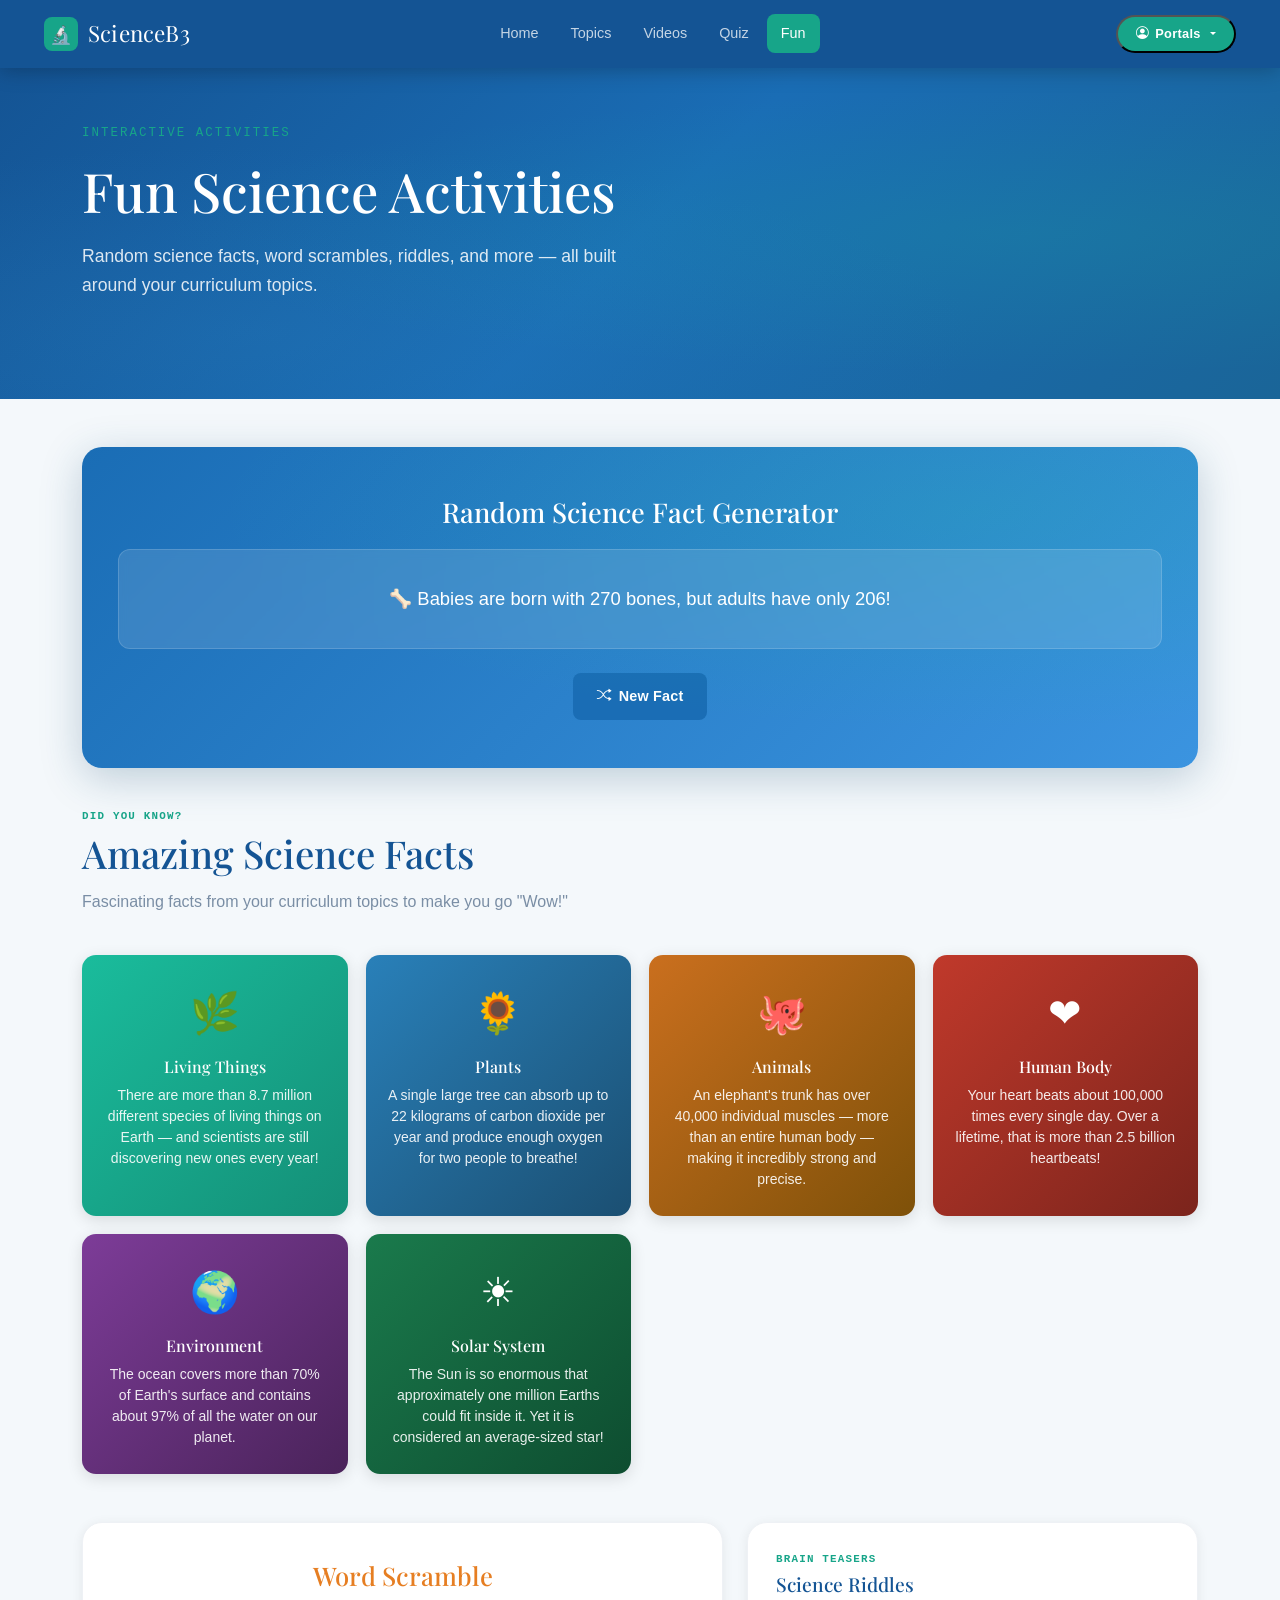
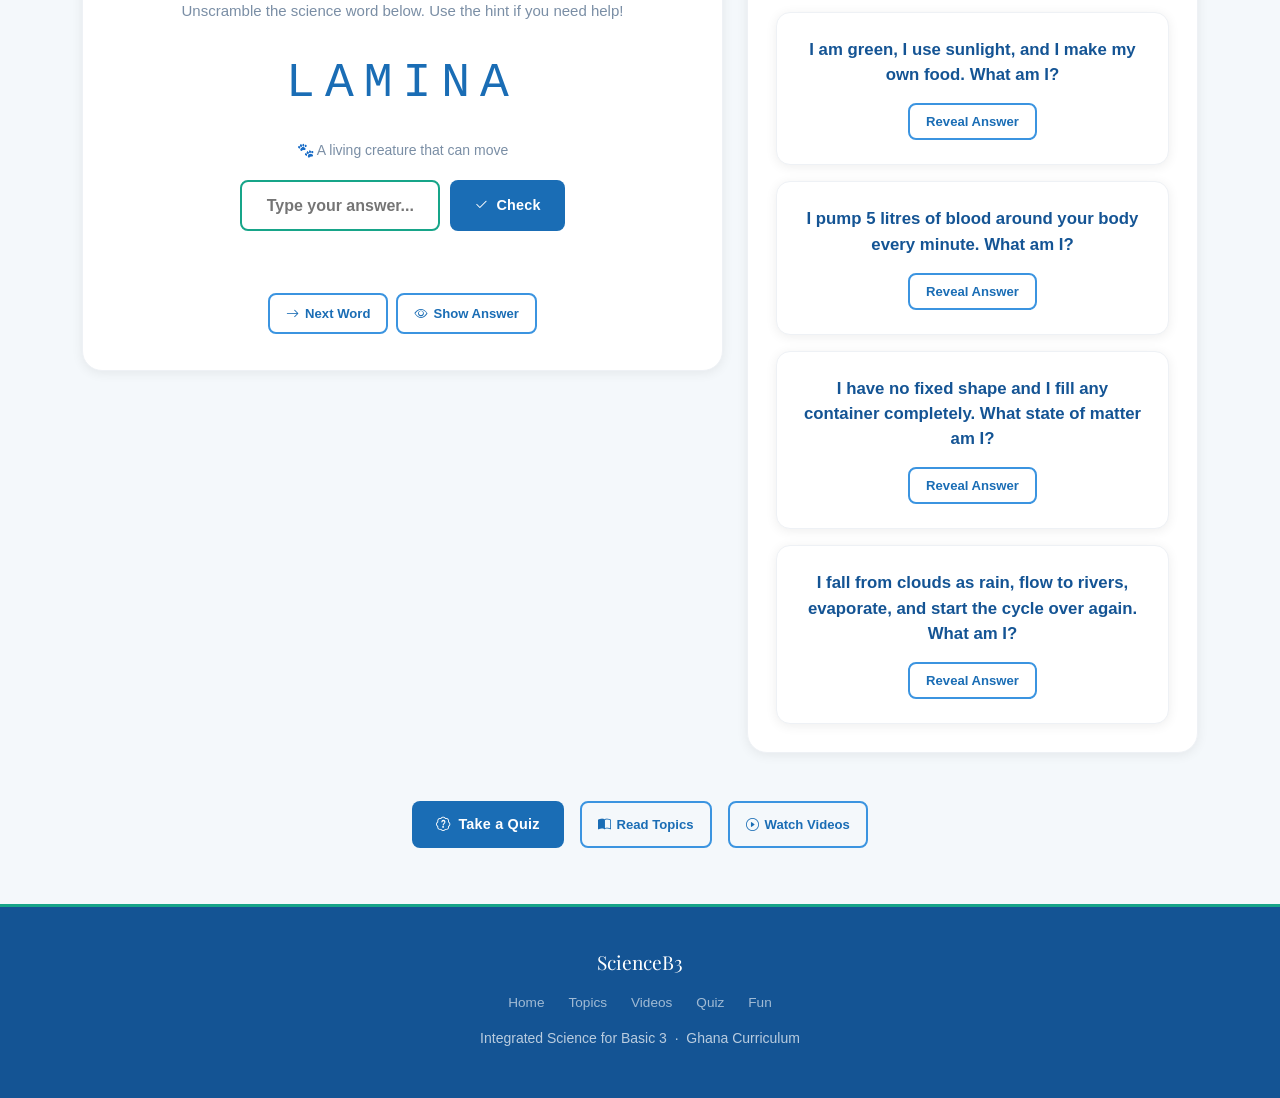
<file: extra.html>
<!DOCTYPE html>
<html lang="en">
<head>
  <meta charset="UTF-8" />
  <meta name="viewport" content="width=device-width, initial-scale=1.0" />
  <title>Fun Activities – Integrated Science Basic 3</title>
  <link rel="stylesheet" href="https://cdn.jsdelivr.net/npm/bootstrap@5.3.3/dist/css/bootstrap.min.css" />
  <link rel="stylesheet" href="https://cdn.jsdelivr.net/npm/bootstrap-icons@1.11.3/font/bootstrap-icons.min.css" />
  <link rel="stylesheet" href="style.css" />
  <style>
    #scramble-answer-box {
      display:none;
      background:var(--gold-light);
      border:2px solid var(--gold);
      border-radius:var(--radius);
      padding:14px 20px;
      margin-top:14px;
      font-size:0.95rem;
      font-weight:600;
      color:#7d6608;
      text-align:center;
      animation:answer-pop .3s ease;
    }
    @keyframes answer-pop {
      from { opacity:0;transform:scale(.88) translateY(-6px); }
      to   { opacity:1;transform:scale(1) translateY(0); }
    }
    #scramble-answer-box .answer-word {
      font-family:var(--font-mono);
      font-size:1.8rem;
      color:var(--warning);
      letter-spacing:6px;
      display:block;
      margin-top:6px;
    }
    .riddle-card {
      background:var(--white);
      border-radius:var(--radius);
      padding:24px;
      box-shadow:var(--card-shadow);
      border:1px solid var(--gray-100);
      text-align:center;
    }
    .riddle-q {
      font-size:1.05rem;
      font-weight:700;
      color:var(--primary-dark);
      margin-bottom:16px;
      line-height:1.5;
    }
    .riddle-a {
      display:none;
      background:rgba(26,188,156,0.1);
      border:1.5px solid var(--accent);
      border-radius:8px;
      padding:12px 16px;
      font-size:0.95rem;
      font-weight:600;
      color:var(--accent-dark);
      margin-top:12px;
      animation:answer-pop .3s ease;
    }
    .riddle-a.show { display:block; }
  </style>
</head>
<body>

  <!-- NAVBAR -->
  <nav class="navbar navbar-expand-lg site-navbar">
    <div class="container-fluid">
      <a href="index.html" class="brand">
        <span class="brand-icon">&#128300;</span> ScienceB3
      </a>
      <button class="navbar-toggler ms-auto" type="button" data-bs-toggle="collapse" data-bs-target="#mainNav">
        <span class="navbar-toggler-icon"></span>
      </button>
      <div class="collapse navbar-collapse" id="mainNav">
        <ul class="navbar-nav mx-auto gap-1">
          <li class="nav-item"><a href="index.html" class="nav-link">Home</a></li>
          <li class="nav-item"><a href="course.html" class="nav-link">Topics</a></li>
          <li class="nav-item"><a href="videos.html" class="nav-link">Videos</a></li>
          <li class="nav-item"><a href="quiz.html" class="nav-link">Quiz</a></li>
          <li class="nav-item"><a href="extra.html" class="nav-link active">Fun</a></li>
        </ul>
          <div class="dropdown portal-dropdown-btn mt-2 mt-lg-0">
            <button class="portal-btn portal-btn-student dropdown-toggle" type="button" data-bs-toggle="dropdown" aria-expanded="false" style="border-radius:20px;padding:7px 18px;display:inline-flex;align-items:center;gap:6px;">
              <i class="bi bi-person-circle"></i> Portals
            </button>
            <ul class="dropdown-menu dropdown-menu-end">
              <li><a class="dropdown-item" href="student-login.html"><i class="bi bi-mortarboard me-2" style="color:var(--accent);"></i>Student Portal</a></li>
              <li><a class="dropdown-item" href="teacher-login.html"><i class="bi bi-briefcase me-2" style="color:#7D3C98;"></i>Teacher Portal</a></li>
            </ul>
          </div>
      </div>
    </div>
  </nav>

  <!-- HERO -->
  <section class="page-hero" style="padding:56px 0 64px;">
    <div class="container position-relative" style="z-index:1;">
      <span class="hero-eyebrow">Interactive Activities</span>
      <h1>Fun Science Activities</h1>
      <p class="lead">Random science facts, word scrambles, riddles, and more — all built around your curriculum topics.</p>
    </div>
  </section>

  <main class="container py-5">

    <!-- Random Fact Machine -->
    <div class="fact-machine">
      <h2>Random Science Fact Generator</h2>
      <div class="fact-display" id="fact-display">
        Click the button below to reveal a fascinating science fact!
      </div>
      <button class="btn-primary-custom mx-auto" style="display:inline-flex;" onclick="showRandomFact()">
        <i class="bi bi-shuffle"></i> New Fact
      </button>
    </div>

    <!-- Fun Facts Grid -->
    <div class="mb-5">
      <span class="section-label">Did You Know?</span>
      <h2 class="section-title">Amazing Science Facts</h2>
      <p class="section-sub">Fascinating facts from your curriculum topics to make you go "Wow!"</p>

      <div class="facts-grid">
        <div class="fact-card">
          <span class="fact-icon">&#127807;</span>
          <h3>Living Things</h3>
          <p>There are more than 8.7 million different species of living things on Earth — and scientists are still discovering new ones every year!</p>
        </div>
        <div class="fact-card">
          <span class="fact-icon">&#127803;</span>
          <h3>Plants</h3>
          <p>A single large tree can absorb up to 22 kilograms of carbon dioxide per year and produce enough oxygen for two people to breathe!</p>
        </div>
        <div class="fact-card">
          <span class="fact-icon">&#128025;</span>
          <h3>Animals</h3>
          <p>An elephant's trunk has over 40,000 individual muscles — more than an entire human body — making it incredibly strong and precise.</p>
        </div>
        <div class="fact-card">
          <span class="fact-icon">&#10084;</span>
          <h3>Human Body</h3>
          <p>Your heart beats about 100,000 times every single day. Over a lifetime, that is more than 2.5 billion heartbeats!</p>
        </div>
        <div class="fact-card">
          <span class="fact-icon">&#127757;</span>
          <h3>Environment</h3>
          <p>The ocean covers more than 70% of Earth's surface and contains about 97% of all the water on our planet.</p>
        </div>
        <div class="fact-card">
          <span class="fact-icon">&#9728;</span>
          <h3>Solar System</h3>
          <p>The Sun is so enormous that approximately one million Earths could fit inside it. Yet it is considered an average-sized star!</p>
        </div>
      </div>
    </div>

    <div class="row g-4">

      <!-- Word Scramble -->
      <div class="col-lg-7">
        <div class="game-box">
          <h2>Word Scramble</h2>
          <p>Unscramble the science word below. Use the hint if you need help!</p>

          <span class="scrambled-word" id="scrambled-word">TNALP</span>
          <p style="color:var(--text-muted);font-size:0.875rem;margin-bottom:4px;" id="scramble-hint">
            It grows in soil and needs sunlight.
          </p>

          <div class="game-input">
            <input
              type="text"
              id="scramble-input"
              placeholder="Type your answer..."
              onkeypress="scrambleKeyPress(event)"
            />
            <button class="btn-primary-custom" onclick="checkScramble()">
              <i class="bi bi-check2"></i> Check
            </button>
          </div>

          <div class="game-result" id="scramble-result"></div>

          <div id="scramble-answer-box">
            The answer was: <span class="answer-word" id="scramble-answer-word"></span>
          </div>

          <div class="d-flex gap-2 justify-content-center mt-3 flex-wrap">
            <button class="btn-outline-primary-custom" onclick="nextScramble()">
              <i class="bi bi-arrow-right"></i> Next Word
            </button>
            <button class="btn-outline-primary-custom" onclick="revealScrambleAnswer()">
              <i class="bi bi-eye"></i> Show Answer
            </button>
          </div>
        </div>
      </div>

      <!-- Science Riddles -->
      <div class="col-lg-5">
        <div style="background:var(--white);border-radius:var(--radius-lg);padding:28px;box-shadow:var(--card-shadow);border:1px solid var(--gray-100);">
          <span class="section-label">Brain Teasers</span>
          <h3 style="font-size:1.2rem;color:var(--primary-dark);margin-bottom:16px;">Science Riddles</h3>

          <div class="riddle-card mb-3">
            <p class="riddle-q">I am green, I use sunlight, and I make my own food. What am I?</p>
            <button class="btn-outline-primary-custom" style="font-size:0.82rem;padding:6px 16px;" onclick="toggleRiddle('r1',this)">Reveal Answer</button>
            <div class="riddle-a" id="r1">A plant! Plants are the only living things that can make their own food through photosynthesis.</div>
          </div>

          <div class="riddle-card mb-3">
            <p class="riddle-q">I pump 5 litres of blood around your body every minute. What am I?</p>
            <button class="btn-outline-primary-custom" style="font-size:0.82rem;padding:6px 16px;" onclick="toggleRiddle('r2',this)">Reveal Answer</button>
            <div class="riddle-a" id="r2">The heart! This powerful muscle keeps you alive by circulating blood non-stop, day and night.</div>
          </div>

          <div class="riddle-card mb-3">
            <p class="riddle-q">I have no fixed shape and I fill any container completely. What state of matter am I?</p>
            <button class="btn-outline-primary-custom" style="font-size:0.82rem;padding:6px 16px;" onclick="toggleRiddle('r3',this)">Reveal Answer</button>
            <div class="riddle-a" id="r3">A gas! Gas particles spread out to fill whatever container they are in. Air in a balloon is a great example.</div>
          </div>

          <div class="riddle-card">
            <p class="riddle-q">I fall from clouds as rain, flow to rivers, evaporate, and start the cycle over again. What am I?</p>
            <button class="btn-outline-primary-custom" style="font-size:0.82rem;padding:6px 16px;" onclick="toggleRiddle('r4',this)">Reveal Answer</button>
            <div class="riddle-a" id="r4">The water cycle! Water constantly moves between clouds, rain, rivers, and evaporation in a never-ending cycle.</div>
          </div>
        </div>
      </div>
    </div>

    <!-- CTA -->
    <div class="d-flex gap-3 flex-wrap justify-content-center mt-5 mb-2">
      <a href="quiz.html" class="btn-primary-custom"><i class="bi bi-patch-question"></i> Take a Quiz</a>
      <a href="course.html" class="btn-outline-primary-custom"><i class="bi bi-book-half"></i> Read Topics</a>
      <a href="videos.html" class="btn-outline-primary-custom"><i class="bi bi-play-circle"></i> Watch Videos</a>
    </div>

  </main>

  <!-- FOOTER -->
  <footer class="site-footer">
    <span class="footer-brand">ScienceB3</span>
    <div class="footer-links">
      <a href="index.html">Home</a>
      <a href="course.html">Topics</a>
      <a href="videos.html">Videos</a>
      <a href="quiz.html">Quiz</a>
      <a href="extra.html">Fun</a>
    </div>
    <p>Integrated Science for Basic 3 &nbsp;&middot;&nbsp; Ghana Curriculum</p>
  </footer>

  <script src="https://cdn.jsdelivr.net/npm/bootstrap@5.3.3/dist/js/bootstrap.bundle.min.js"></script>
  <script src="script.js"></script>
  <script>
    function revealScrambleAnswer() {
      const box = document.getElementById('scramble-answer-box');
      const wordEl = document.getElementById('scramble-answer-word');
      // Access scrambleWords from script.js
      if (typeof scrambleWords !== 'undefined') {
        wordEl.textContent = scrambleWords[currentScramble].word;
      }
      box.style.display = 'block';
    }

    function toggleRiddle(id, btn) {
      const el = document.getElementById(id);
      el.classList.toggle('show');
      btn.textContent = el.classList.contains('show') ? 'Hide Answer' : 'Reveal Answer';
    }
  </script>
</body>
</html>
</file>
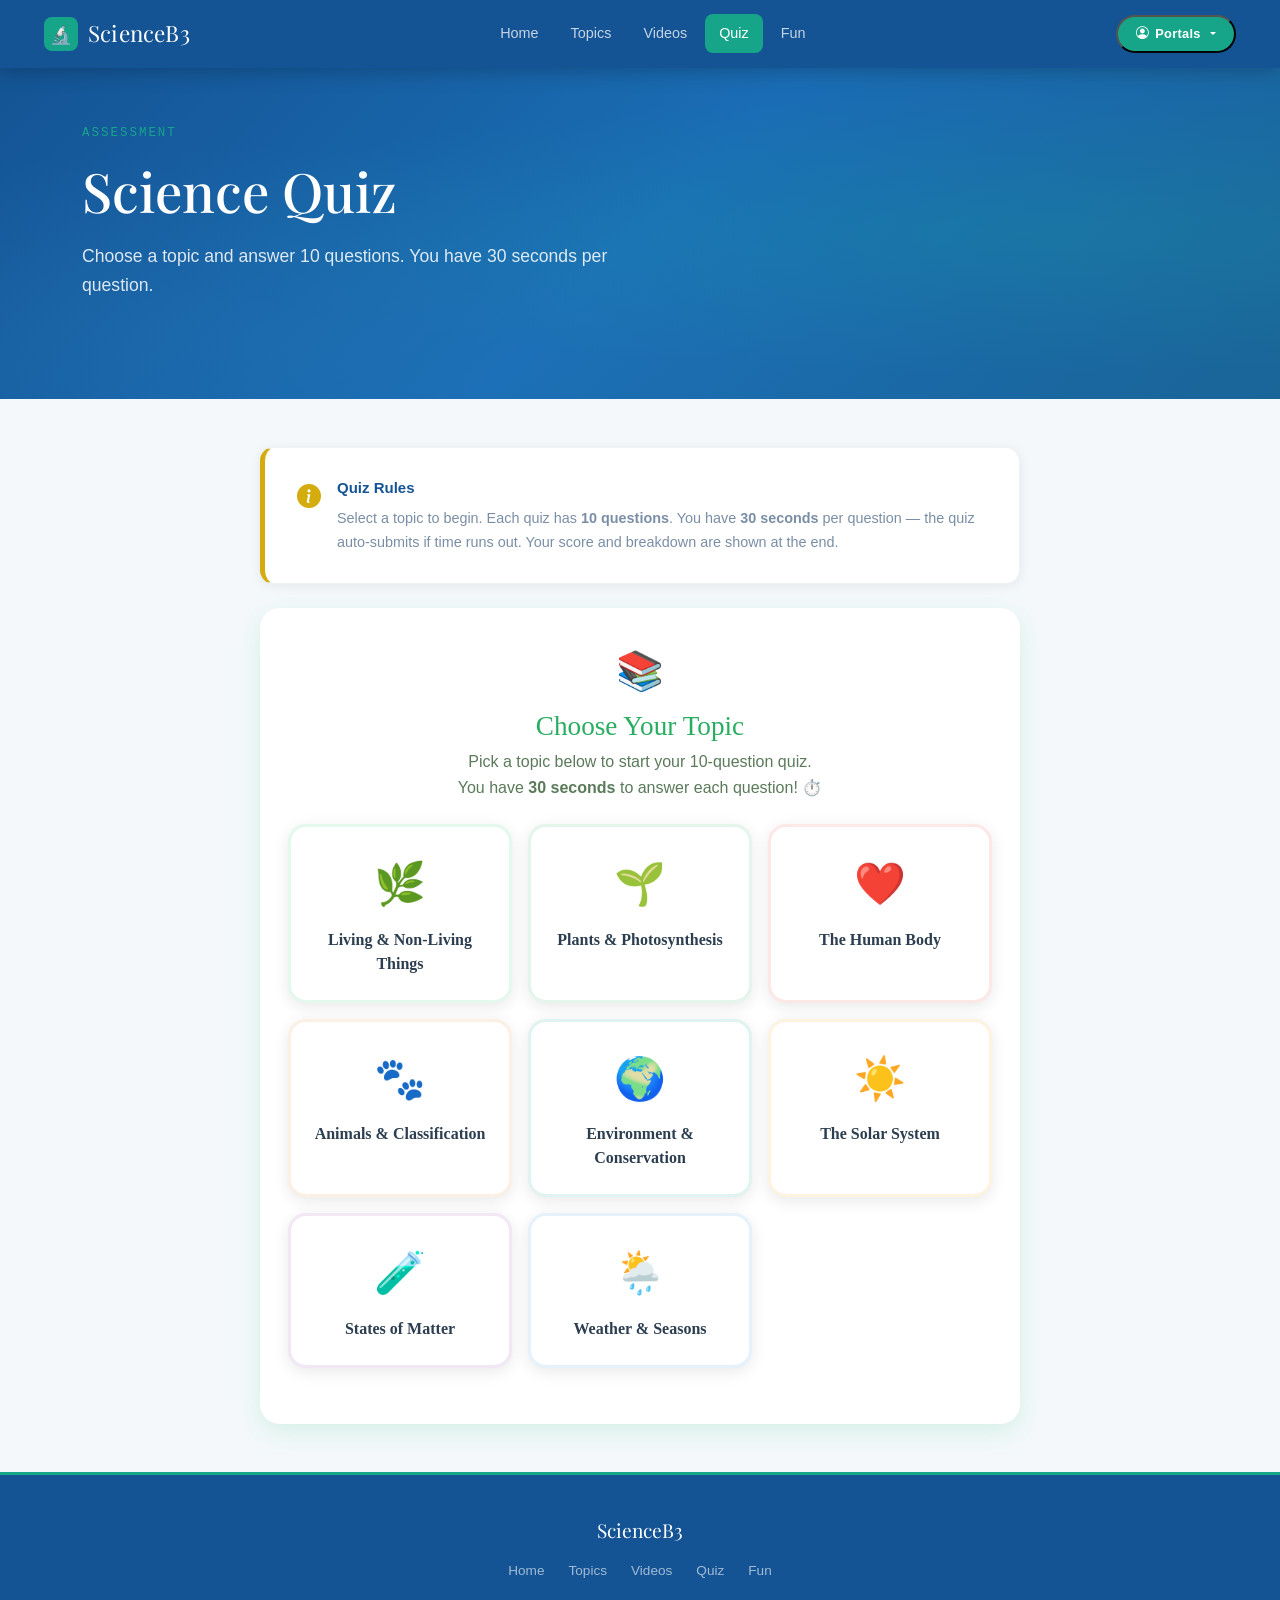
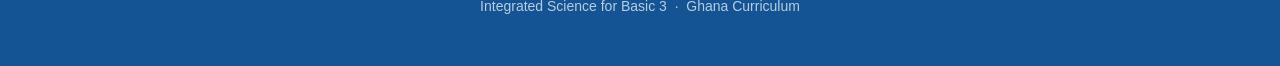
<file: quiz.html>
<!DOCTYPE html>
<html lang="en">
<head>
  <meta charset="UTF-8" />
  <meta name="viewport" content="width=device-width, initial-scale=1.0" />
  <title>Quiz – Integrated Science Basic 3</title>
  <link rel="stylesheet" href="https://cdn.jsdelivr.net/npm/bootstrap@5.3.3/dist/css/bootstrap.min.css" />
  <link rel="stylesheet" href="https://cdn.jsdelivr.net/npm/bootstrap-icons@1.11.3/font/bootstrap-icons.min.css" />
  <link rel="stylesheet" href="style.css" />
</head>
<body>

  <!-- NAVBAR -->
  <nav class="navbar navbar-expand-lg site-navbar">
    <div class="container-fluid">
      <a href="index.html" class="brand">
        <span class="brand-icon">&#128300;</span> ScienceB3
      </a>
      <button class="navbar-toggler ms-auto" type="button" data-bs-toggle="collapse" data-bs-target="#mainNav">
        <span class="navbar-toggler-icon"></span>
      </button>
      <div class="collapse navbar-collapse" id="mainNav">
        <ul class="navbar-nav mx-auto gap-1">
          <li class="nav-item"><a href="index.html" class="nav-link">Home</a></li>
          <li class="nav-item"><a href="course.html" class="nav-link">Topics</a></li>
          <li class="nav-item"><a href="videos.html" class="nav-link">Videos</a></li>
          <li class="nav-item"><a href="quiz.html" class="nav-link active">Quiz</a></li>
          <li class="nav-item"><a href="extra.html" class="nav-link">Fun</a></li>
        </ul>
          <div class="dropdown portal-dropdown-btn mt-2 mt-lg-0">
            <button class="portal-btn portal-btn-student dropdown-toggle" type="button" data-bs-toggle="dropdown" aria-expanded="false" style="border-radius:20px;padding:7px 18px;display:inline-flex;align-items:center;gap:6px;">
              <i class="bi bi-person-circle"></i> Portals
            </button>
            <ul class="dropdown-menu dropdown-menu-end">
              <li><a class="dropdown-item" href="student-login.html"><i class="bi bi-mortarboard me-2" style="color:var(--accent);"></i>Student Portal</a></li>
              <li><a class="dropdown-item" href="teacher-login.html"><i class="bi bi-briefcase me-2" style="color:#7D3C98;"></i>Teacher Portal</a></li>
            </ul>
          </div>
      </div>
    </div>
  </nav>

  <!-- HERO -->
  <section class="page-hero" style="padding: 56px 0 64px;">
    <div class="container position-relative" style="z-index:1;">
      <span class="hero-eyebrow">Assessment</span>
      <h1>Science Quiz</h1>
      <p class="lead">Choose a topic and answer 10 questions. You have 30 seconds per question.</p>
    </div>
  </section>

  <!-- QUIZ CONTENT -->
  <main class="container py-5">
    <div class="quiz-wrapper">

      <!-- Rules Card -->
      <div class="rules-card mb-4">
        <div class="d-flex gap-3 align-items-start">
          <i class="bi bi-info-circle-fill" style="font-size:1.5rem;color:var(--gold);flex-shrink:0;margin-top:2px;"></i>
          <div>
            <p style="font-weight:700;color:var(--primary-dark);margin-bottom:6px;">Quiz Rules</p>
            <p style="font-size:0.9rem;color:var(--text-muted);line-height:1.7;margin:0;">
              Select a topic to begin. Each quiz has <strong>10 questions</strong>.
              You have <strong>30 seconds</strong> per question — the quiz auto-submits if time runs out.
              Your score and breakdown are shown at the end.
            </p>
          </div>
        </div>
      </div>

      <!-- Progress Bar -->
      <div class="quiz-progress" style="display:none;">
        <span id="progress-text">Question 1 of 10</span>
        <div class="progress-bar-track">
          <div class="progress-bar-fill" id="progress-fill"></div>
        </div>
        <span id="live-score" style="white-space:nowrap;font-family:var(--font-mono);font-size:0.82rem;">Score: 0</span>
      </div>

      <!-- Topic Selection (built by JS) -->

      <!-- Quiz Question Area -->
      <div id="quiz-container" style="display:none;"></div>

      <!-- Score Screen -->
      <div class="score-screen" id="score-screen">
        <div id="celebration-banner"></div>
        <div id="score-topic-badge" style="margin-bottom:12px;"></div>
        <div style="font-size:2.8rem;margin-bottom:14px;" id="score-emoji">&#127881;</div>
        <div class="score-circle">
          <span class="score-num" id="score-num">0/10</span>
          <span class="score-lbl">Your Score</span>
        </div>
        <h2>Quiz Complete</h2>
        <p id="score-message">Well done! Keep learning!</p>

        <div style="max-width:400px;margin:8px auto 4px;">
          <span id="accuracy-label" style="font-size:0.875rem;font-weight:600;color:var(--text-muted);display:block;margin-bottom:6px;text-align:left;">0% correct</span>
          <div class="accuracy-bar-wrap">
            <div class="accuracy-bar-fill" id="accuracy-fill" style="width:0%"></div>
          </div>
        </div>

        <div id="score-stars" style="margin:14px 0;font-size:2rem;letter-spacing:4px;"></div>

        <div class="breakdown">
          <div class="breakdown-title">Question Breakdown</div>
          <div id="score-breakdown"></div>
        </div>

        <div class="d-flex gap-2 justify-content-center flex-wrap mt-4">
          <button class="btn-primary-custom" onclick="restartQuiz()">
            <i class="bi bi-arrow-repeat"></i> Try Another Topic
          </button>
          <a href="course.html" class="btn-outline-primary-custom">
            <i class="bi bi-book-half"></i> Review Topics
          </a>
          <a href="extra.html" class="btn-outline-primary-custom">
            <i class="bi bi-stars"></i> Fun Activities
          </a>
        </div>
      </div>

    </div>
  </main>

  <!-- FOOTER -->
  <footer class="site-footer">
    <span class="footer-brand">ScienceB3</span>
    <div class="footer-links">
      <a href="index.html">Home</a>
      <a href="course.html">Topics</a>
      <a href="videos.html">Videos</a>
      <a href="quiz.html">Quiz</a>
      <a href="extra.html">Fun</a>
    </div>
    <p>Integrated Science for Basic 3 &nbsp;&middot;&nbsp; Ghana Curriculum</p>
  </footer>

  <script src="https://cdn.jsdelivr.net/npm/bootstrap@5.3.3/dist/js/bootstrap.bundle.min.js"></script>
  <script src="script.js"></script>
</body>
</html>
</file>
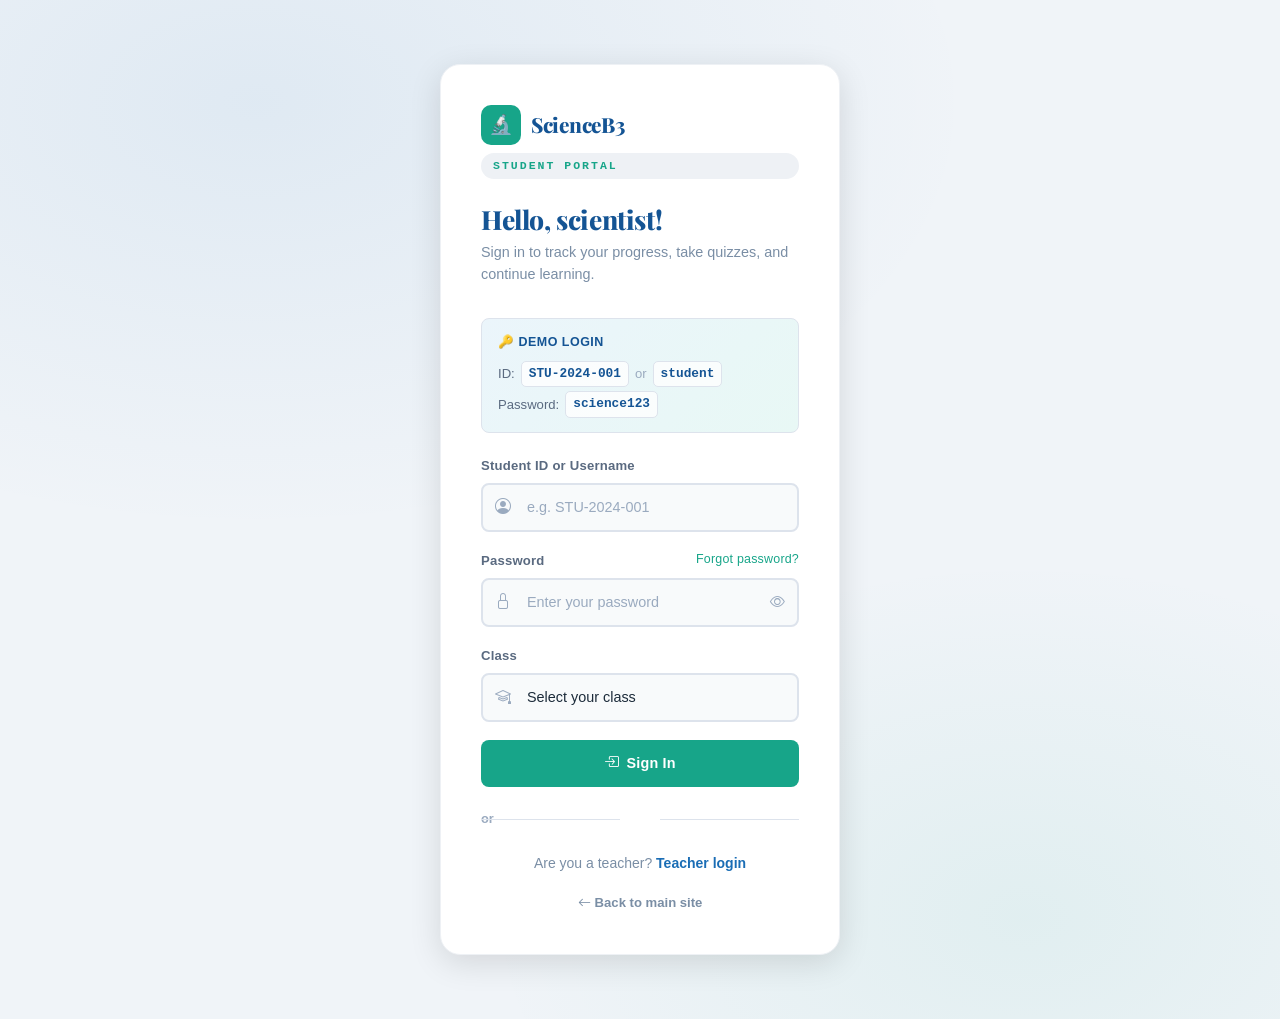
<file: student-login.html>
<!DOCTYPE html>
<html lang="en">
<head>
  <meta charset="UTF-8" />
  <meta name="viewport" content="width=device-width, initial-scale=1.0" />
  <title>Student Login – ScienceB3</title>
  <link rel="stylesheet" href="https://cdn.jsdelivr.net/npm/bootstrap@5.3.3/dist/css/bootstrap.min.css" />
  <link rel="stylesheet" href="https://cdn.jsdelivr.net/npm/bootstrap-icons@1.11.3/font/bootstrap-icons.min.css" />
  <link rel="stylesheet" href="style.css" />
</head>
<body class="auth-page">

  <div class="auth-wrapper">
    <div class="auth-card">

      <a href="index.html" class="auth-logo">
        <span class="auth-logo-icon" style="background:var(--accent);">&#128300;</span>
        <span class="auth-logo-text">ScienceB3</span>
      </a>

      <span class="auth-role-badge">Student Portal</span>
      <h1>Hello, scientist!</h1>
      <p class="auth-sub">Sign in to track your progress, take quizzes, and continue learning.</p>

      <!-- Demo credentials hint -->
      <div class="demo-creds-box">
        <div class="demo-title">&#x1F511; Demo Login</div>
        <div class="demo-row">
          <span>ID:</span>
          <code>STU-2024-001</code>
          <span style="color:var(--gray-400);">or</span>
          <code>student</code>
        </div>
        <div class="demo-row">
          <span>Password:</span>
          <code>science123</code>
        </div>
      </div>

      <form id="studentLoginForm" novalidate>

        <div class="form-group">
          <label for="studentId">Student ID or Username</label>
          <div class="input-icon-wrap">
            <i class="bi bi-person-circle input-icon"></i>
            <input
              type="text"
              id="studentId"
              class="form-control-custom"
              placeholder="e.g. STU-2024-001"
              autocomplete="username"
              required
            />
          </div>
        </div>

        <div class="form-group">
          <label for="studentPw">
            Password
            <a href="#" style="float:right;font-size:0.78rem;color:var(--accent);text-decoration:none;font-weight:500;">Forgot password?</a>
          </label>
          <div class="input-icon-wrap" style="position:relative;">
            <i class="bi bi-lock input-icon"></i>
            <input
              type="password"
              id="studentPw"
              class="form-control-custom"
              placeholder="Enter your password"
              autocomplete="current-password"
              required
              style="padding-right:44px;"
            />
            <button
              type="button"
              onclick="togglePwd('studentPw','eyeS')"
              style="position:absolute;right:14px;top:50%;transform:translateY(-50%);background:none;border:none;cursor:pointer;color:var(--gray-400);"
            >
              <i class="bi bi-eye" id="eyeS"></i>
            </button>
          </div>
        </div>

        <div class="form-group">
          <label for="classSelect">Class</label>
          <div class="input-icon-wrap">
            <i class="bi bi-mortarboard input-icon"></i>
            <select id="classSelect" class="form-control-custom" style="appearance:none;cursor:pointer;">
              <option value="">Select your class</option>
              <option>Basic 3A</option>
              <option>Basic 3B</option>
              <option>Basic 3C</option>
            </select>
          </div>
        </div>

        <div
          id="loginError"
          class="mb-3"
          style="display:none;background:rgba(192,57,43,0.08);border:1.5px solid var(--danger);border-radius:8px;padding:10px 14px;font-size:0.875rem;color:var(--danger);"
        >
          <i class="bi bi-exclamation-circle me-2"></i>
          <span id="loginErrorMsg">Invalid credentials. Please check and try again.</span>
        </div>

        <button type="submit" class="btn-primary-custom btn-full" style="background:var(--accent);">
          <i class="bi bi-box-arrow-in-right"></i> Sign In
        </button>

      </form>

      <div class="auth-divider">or</div>

      <div style="text-align:center;">
        <a href="teacher-login.html" style="font-size:0.875rem;color:var(--text-muted);text-decoration:none;">
          Are you a teacher? <span style="color:var(--primary);font-weight:700;">Teacher login</span>
        </a>
      </div>

      <div class="auth-footer-link" style="margin-top:16px;">
        <a href="index.html"><i class="bi bi-arrow-left me-1"></i>Back to main site</a>
      </div>

    </div>
  </div>

  <script src="https://cdn.jsdelivr.net/npm/bootstrap@5.3.3/dist/js/bootstrap.bundle.min.js"></script>
  <script src="auth.js"></script>
  <script>
    // Seed demo accounts then redirect if already logged in
    Auth.seedDefaultUsers().then(() => Auth.redirectIfLoggedIn('student-portal.html'));

    function togglePwd(inputId, iconId) {
      const inp = document.getElementById(inputId);
      const ico = document.getElementById(iconId);
      if (inp.type === 'password') { inp.type = 'text'; ico.className = 'bi bi-eye-slash'; }
      else { inp.type = 'password'; ico.className = 'bi bi-eye'; }
    }

    const form      = document.getElementById('studentLoginForm');
    const errBox    = document.getElementById('loginError');
    const errMsg    = document.getElementById('loginErrorMsg');
    const submitBtn = form.querySelector('button[type="submit"]');

    form.addEventListener('submit', async function (e) {
      e.preventDefault();
      errBox.style.display = 'none';

      const id = document.getElementById('studentId').value.trim();
      const pw = document.getElementById('studentPw').value;

      if (!id || !pw) {
        errMsg.textContent = 'Please enter your Student ID and password.';
        errBox.style.display = 'block';
        return;
      }

      Auth.setButtonLoading(submitBtn, true);
      const result = await Auth.login(id, pw, 'student');
      Auth.setButtonLoading(submitBtn, false);

      if (result.ok) {
        window.location.href = 'student-portal.html';
      } else {
        errMsg.textContent = result.error;
        errBox.style.display = 'block';
      }
    });
  </script>
</body>
</html>
</file>
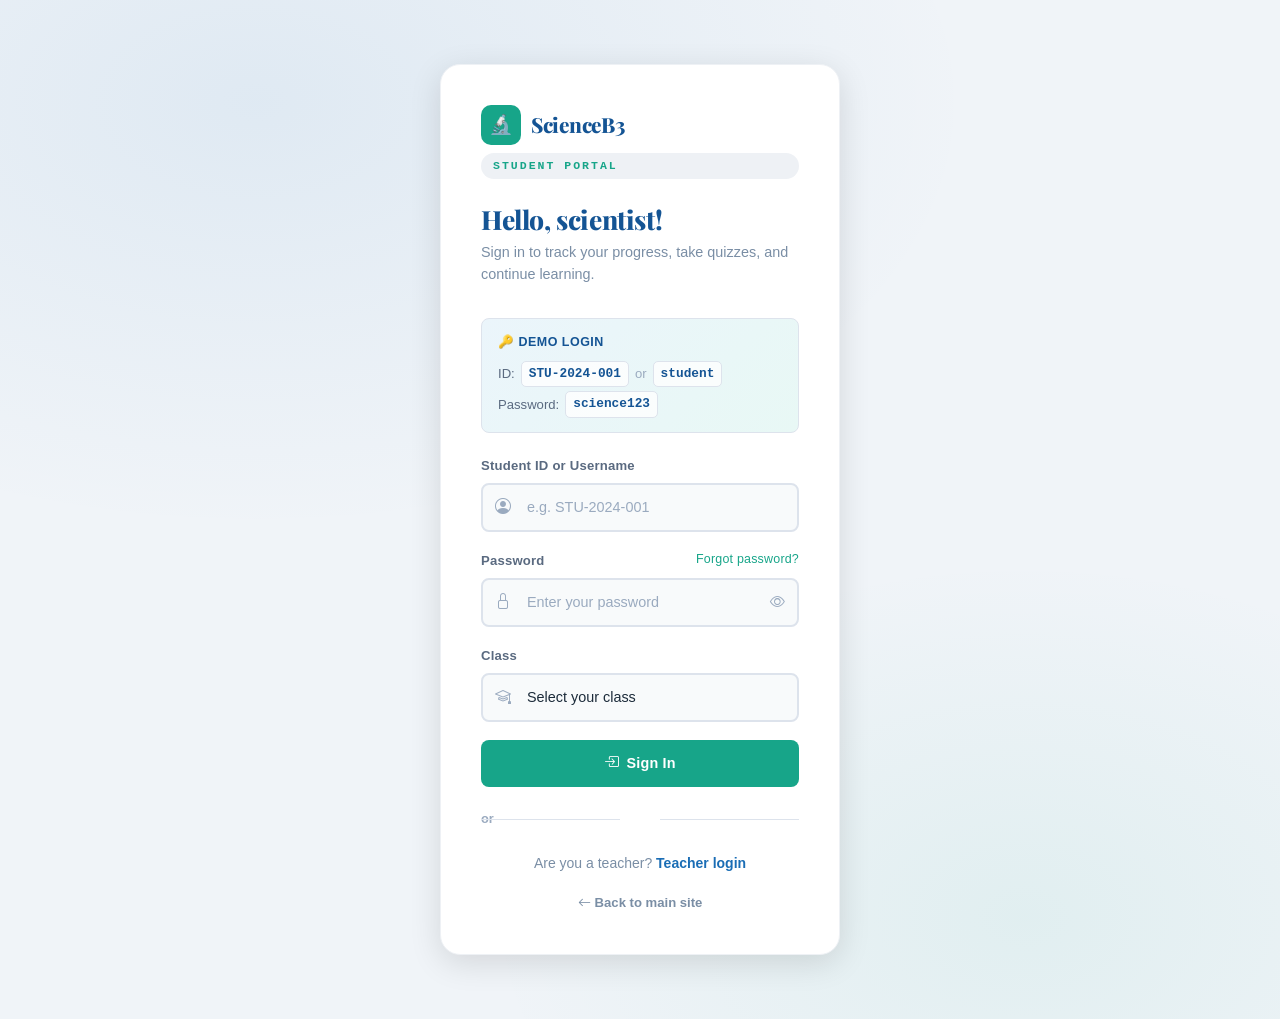
<file: student-portal.html>
<!DOCTYPE html>
<html lang="en">
<head>
  <meta charset="UTF-8" />
  <meta name="viewport" content="width=device-width, initial-scale=1.0" />
  <title>Student Portal – ScienceB3</title>
  <link rel="stylesheet" href="https://cdn.jsdelivr.net/npm/bootstrap@5.3.3/dist/css/bootstrap.min.css" />
  <link rel="stylesheet" href="https://cdn.jsdelivr.net/npm/bootstrap-icons@1.11.3/font/bootstrap-icons.min.css" />
  <link rel="stylesheet" href="style.css" />
  <script src="auth.js"></script>
</head>
<body class="portal-page">

  <!-- Sidebar -->
  <aside class="portal-sidebar" id="sidebar">
    <a href="index.html" class="sidebar-logo">
      <span class="sidebar-logo-icon">&#128300;</span>
      <span class="sidebar-logo-text">ScienceB3</span>
    </a>

    <nav class="sidebar-nav">
      <span class="sidebar-section-label">Student Menu</span>
      <a href="student-portal.html" class="sidebar-link active">
        <span class="link-icon"><i class="bi bi-grid"></i></span> Dashboard
      </a>
      <a href="course.html" class="sidebar-link">
        <span class="link-icon"><i class="bi bi-book-half"></i></span> My Topics
      </a>
      <a href="quiz.html" class="sidebar-link">
        <span class="link-icon"><i class="bi bi-patch-question"></i></span> Take a Quiz
      </a>
      <a href="videos.html" class="sidebar-link">
        <span class="link-icon"><i class="bi bi-play-circle"></i></span> Videos
      </a>
      <a href="extra.html" class="sidebar-link">
        <span class="link-icon"><i class="bi bi-stars"></i></span> Fun Activities
      </a>

      <span class="sidebar-section-label" style="margin-top:16px;">Account</span>
      <a href="#" class="sidebar-link">
        <span class="link-icon"><i class="bi bi-person"></i></span> My Profile
      </a>
      <a href="#" class="sidebar-link" onclick="showSettings()">
        <span class="link-icon"><i class="bi bi-gear"></i></span> Settings
      </a>
      <a href="#" class="sidebar-link" onclick="Auth.logout('student-login.html');return false;">
        <span class="link-icon"><i class="bi bi-box-arrow-right"></i></span> Sign Out
      </a>
    </nav>

    <div class="sidebar-user">
      <div class="sidebar-avatar" id="sb-avatar">A</div>
      <div class="sidebar-user-info">
        <div class="name" id="sb-name">Ama Mensah</div>
        <div class="role" id="sb-role">Basic 3A &middot; Student</div>
      </div>
    </div>
  </aside>

  <!-- Main area -->
  <div class="portal-main">

    <!-- Top bar -->
    <header class="portal-topbar">
      <div class="d-flex align-items-center gap-3">
        <button class="d-lg-none btn btn-sm btn-outline-secondary border-0" onclick="toggleSidebar()">
          <i class="bi bi-list" style="font-size:1.2rem;"></i>
        </button>
        <span class="topbar-title">Dashboard</span>
      </div>
      <div class="topbar-right">
        <span style="font-size:0.8rem;color:var(--text-muted);">Term 2 &middot; Week 6</span>
        <div class="sidebar-avatar" style="width:32px;height:32px;font-size:0.8rem;" id="tb-avatar">A</div>
      </div>
    </header>

    <!-- Content -->
    <div class="portal-content">

      <!-- Welcome -->
      <div class="mb-4">
        <h2 id="welcome-heading" style="font-size:1.4rem;color:var(--primary-dark);margin-bottom:4px;">Good morning, Ama!</h2>
        <p style="color:var(--text-muted);font-size:0.9rem;margin:0;">You have 2 topics in progress and 1 quiz due this week.</p>
      </div>

      <!-- Stats -->
      <div class="stats-grid">
        <div class="stat-card">
          <div class="stat-icon" style="background:#e8f8f1;"><i class="bi bi-book-half" style="color:#1E8449;"></i></div>
          <div class="stat-info">
            <div class="stat-value">5</div>
            <div class="stat-label">Topics Studied</div>
          </div>
        </div>
        <div class="stat-card">
          <div class="stat-icon" style="background:#ebf5fb;"><i class="bi bi-patch-check" style="color:var(--primary-light);"></i></div>
          <div class="stat-info">
            <div class="stat-value">12</div>
            <div class="stat-label">Quizzes Taken</div>
          </div>
        </div>
        <div class="stat-card">
          <div class="stat-icon" style="background:#fef9e7;"><i class="bi bi-trophy" style="color:var(--gold);"></i></div>
          <div class="stat-info">
            <div class="stat-value">78%</div>
            <div class="stat-label">Average Score</div>
          </div>
        </div>
        <div class="stat-card">
          <div class="stat-icon" style="background:#fef5ec;"><i class="bi bi-fire" style="color:var(--warning);"></i></div>
          <div class="stat-info">
            <div class="stat-value">7</div>
            <div class="stat-label">Day Streak</div>
          </div>
        </div>
      </div>

      <!-- Two-col row -->
      <div class="row g-4 mb-4">

        <!-- Topic Progress -->
        <div class="col-lg-6">
          <div class="panel">
            <div class="panel-header">
              <span class="panel-title">Topic Progress</span>
              <a href="course.html" style="font-size:0.8rem;color:var(--accent);text-decoration:none;font-weight:600;">View all</a>
            </div>
            <div class="panel-body">
              <div class="progress-item">
                <div class="progress-item-header">
                  <span class="progress-item-label">Living &amp; Non-living Things</span>
                  <span class="progress-item-value">100%</span>
                </div>
                <div class="progress-track"><div class="progress-fill" style="width:100%;background:#1E8449;"></div></div>
              </div>
              <div class="progress-item">
                <div class="progress-item-header">
                  <span class="progress-item-label">Plants &amp; Photosynthesis</span>
                  <span class="progress-item-value">80%</span>
                </div>
                <div class="progress-track"><div class="progress-fill" style="width:80%;background:var(--accent);"></div></div>
              </div>
              <div class="progress-item">
                <div class="progress-item-header">
                  <span class="progress-item-label">The Human Body</span>
                  <span class="progress-item-value">65%</span>
                </div>
                <div class="progress-track"><div class="progress-fill" style="width:65%;background:var(--primary-light);"></div></div>
              </div>
              <div class="progress-item">
                <div class="progress-item-header">
                  <span class="progress-item-label">Animals</span>
                  <span class="progress-item-value">40%</span>
                </div>
                <div class="progress-track"><div class="progress-fill" style="width:40%;background:var(--gold);"></div></div>
              </div>
              <div class="progress-item">
                <div class="progress-item-header">
                  <span class="progress-item-label">Environment</span>
                  <span class="progress-item-value">20%</span>
                </div>
                <div class="progress-track"><div class="progress-fill" style="width:20%;background:var(--warning);"></div></div>
              </div>
            </div>
          </div>
        </div>

        <!-- Recent Activity -->
        <div class="col-lg-6">
          <div class="panel">
            <div class="panel-header">
              <span class="panel-title">Recent Activity</span>
            </div>
            <div class="panel-body">
              <div class="activity-list">
                <div class="activity-item">
                  <div class="activity-dot" style="background:var(--success);"></div>
                  <div>
                    <div class="activity-text">Completed quiz on <strong>Plants &amp; Photosynthesis</strong> — scored 8/10</div>
                    <div class="activity-time">Today, 9:42 AM</div>
                  </div>
                </div>
                <div class="activity-item">
                  <div class="activity-dot" style="background:var(--primary-light);"></div>
                  <div>
                    <div class="activity-text">Read lesson notes: <strong>States of Matter</strong></div>
                    <div class="activity-time">Yesterday, 3:15 PM</div>
                  </div>
                </div>
                <div class="activity-item">
                  <div class="activity-dot" style="background:var(--gold);"></div>
                  <div>
                    <div class="activity-text">Watched video: <strong>How Plants Make Food</strong></div>
                    <div class="activity-time">Yesterday, 2:00 PM</div>
                  </div>
                </div>
                <div class="activity-item">
                  <div class="activity-dot" style="background:var(--warning);"></div>
                  <div>
                    <div class="activity-text">Completed quiz on <strong>Human Body</strong> — scored 6/10</div>
                    <div class="activity-time">Mon, 10:30 AM</div>
                  </div>
                </div>
                <div class="activity-item">
                  <div class="activity-dot"></div>
                  <div>
                    <div class="activity-text">Played <strong>Word Scramble</strong> — 5 words solved</div>
                    <div class="activity-time">Mon, 10:05 AM</div>
                  </div>
                </div>
              </div>
            </div>
          </div>
        </div>
      </div>

      <!-- Quiz History -->
      <div class="panel mb-4">
        <div class="panel-header">
          <span class="panel-title">Quiz History</span>
          <a href="quiz.html" class="add-btn">
            <i class="bi bi-plus"></i> New Quiz
          </a>
        </div>
        <div style="overflow-x:auto;">
          <table class="data-table">
            <thead>
              <tr>
                <th>Topic</th>
                <th>Score</th>
                <th>Accuracy</th>
                <th>Date</th>
                <th>Status</th>
              </tr>
            </thead>
            <tbody>
              <tr>
                <td><strong>Plants &amp; Photosynthesis</strong></td>
                <td>8 / 10</td>
                <td>80%</td>
                <td>Today</td>
                <td><span class="pill pill-green">Passed</span></td>
              </tr>
              <tr>
                <td><strong>The Human Body</strong></td>
                <td>6 / 10</td>
                <td>60%</td>
                <td>Mon</td>
                <td><span class="pill pill-blue">Passed</span></td>
              </tr>
              <tr>
                <td><strong>Living &amp; Non-living</strong></td>
                <td>10 / 10</td>
                <td>100%</td>
                <td>Last week</td>
                <td><span class="pill pill-green">Perfect</span></td>
              </tr>
              <tr>
                <td><strong>Animals</strong></td>
                <td>4 / 10</td>
                <td>40%</td>
                <td>Last week</td>
                <td><span class="pill pill-orange">Review</span></td>
              </tr>
            </tbody>
          </table>
        </div>
      </div>

      <!-- Quick links -->
      <div class="row g-3">
        <div class="col-sm-6 col-lg-3">
          <a href="course.html" class="quick-link" style="display:block;text-decoration:none;background:var(--white);border-radius:var(--radius);padding:20px;border:1px solid var(--gray-100);box-shadow:var(--card-shadow);transition:var(--transition);">
            <i class="bi bi-book-half" style="font-size:1.5rem;color:var(--primary);display:block;margin-bottom:8px;"></i>
            <div style="font-weight:700;font-size:0.9rem;color:var(--text);">Continue Reading</div>
            <div style="font-size:0.78rem;color:var(--text-muted);">States of Matter</div>
          </a>
        </div>
        <div class="col-sm-6 col-lg-3">
          <a href="quiz.html" class="quick-link" style="display:block;text-decoration:none;background:var(--white);border-radius:var(--radius);padding:20px;border:1px solid var(--gray-100);box-shadow:var(--card-shadow);transition:var(--transition);">
            <i class="bi bi-patch-question-fill" style="font-size:1.5rem;color:var(--gold);display:block;margin-bottom:8px;"></i>
            <div style="font-weight:700;font-size:0.9rem;color:var(--text);">Take Quiz</div>
            <div style="font-size:0.78rem;color:var(--text-muted);">Animals — pending</div>
          </a>
        </div>
        <div class="col-sm-6 col-lg-3">
          <a href="videos.html" class="quick-link" style="display:block;text-decoration:none;background:var(--white);border-radius:var(--radius);padding:20px;border:1px solid var(--gray-100);box-shadow:var(--card-shadow);transition:var(--transition);">
            <i class="bi bi-play-circle-fill" style="font-size:1.5rem;color:var(--primary-light);display:block;margin-bottom:8px;"></i>
            <div style="font-weight:700;font-size:0.9rem;color:var(--text);">Watch Video</div>
            <div style="font-size:0.78rem;color:var(--text-muted);">3 new this week</div>
          </a>
        </div>
        <div class="col-sm-6 col-lg-3">
          <a href="extra.html" class="quick-link" style="display:block;text-decoration:none;background:var(--white);border-radius:var(--radius);padding:20px;border:1px solid var(--gray-100);box-shadow:var(--card-shadow);transition:var(--transition);">
            <i class="bi bi-stars" style="font-size:1.5rem;color:var(--warning);display:block;margin-bottom:8px;"></i>
            <div style="font-weight:700;font-size:0.9rem;color:var(--text);">Fun Activities</div>
            <div style="font-size:0.78rem;color:var(--text-muted);">Word scramble, facts</div>
          </a>
        </div>
      </div>

    </div><!-- end portal-content -->
  </div><!-- end portal-main -->

  <script src="https://cdn.jsdelivr.net/npm/bootstrap@5.3.3/dist/js/bootstrap.bundle.min.js"></script>
  <script>
    // Auth guard
    Auth.requireAuth('student');
    const session = Auth.getSession();

    // Populate UI from session
    if (session) {
      const firstName = session.name.split(' ')[0];
      const initial   = session.name.charAt(0).toUpperCase();
      const classStr  = session.class || 'Basic 3';

      document.getElementById('sb-avatar').textContent = initial;
      document.getElementById('tb-avatar').textContent = initial;
      document.getElementById('sb-name').textContent   = session.name;
      document.getElementById('sb-role').textContent   = classStr + ' \u00b7 Student';
      document.getElementById('welcome-heading').textContent = 'Good morning, ' + firstName + '!';
    }

    let _sidebarJustOpened = false;

    function toggleSidebar() {
      const sidebar = document.getElementById('sidebar');
      sidebar.classList.toggle('open');
      _sidebarJustOpened = true;  // flag so document click doesn't close it immediately
      // Show/hide overlay
      let overlay = document.getElementById('sidebar-overlay');
      if (!overlay) {
        overlay = document.createElement('div');
        overlay.id = 'sidebar-overlay';
        overlay.style.cssText = 'display:none;position:fixed;inset:0;background:rgba(0,0,0,0.45);z-index:199;';
        overlay.onclick = function(){ closeSidebar(); };
        document.body.appendChild(overlay);
      }
      if (sidebar.classList.contains('open')) {
        overlay.style.display = 'block';
      } else {
        overlay.style.display = 'none';
      }
    }

    function closeSidebar() {
      document.getElementById('sidebar').classList.remove('open');
      const overlay = document.getElementById('sidebar-overlay');
      if (overlay) overlay.style.display = 'none';
    }

    function showSettings() {
      alert('Settings panel coming soon!');
    }
  </script>
</body>
</html>
</file>
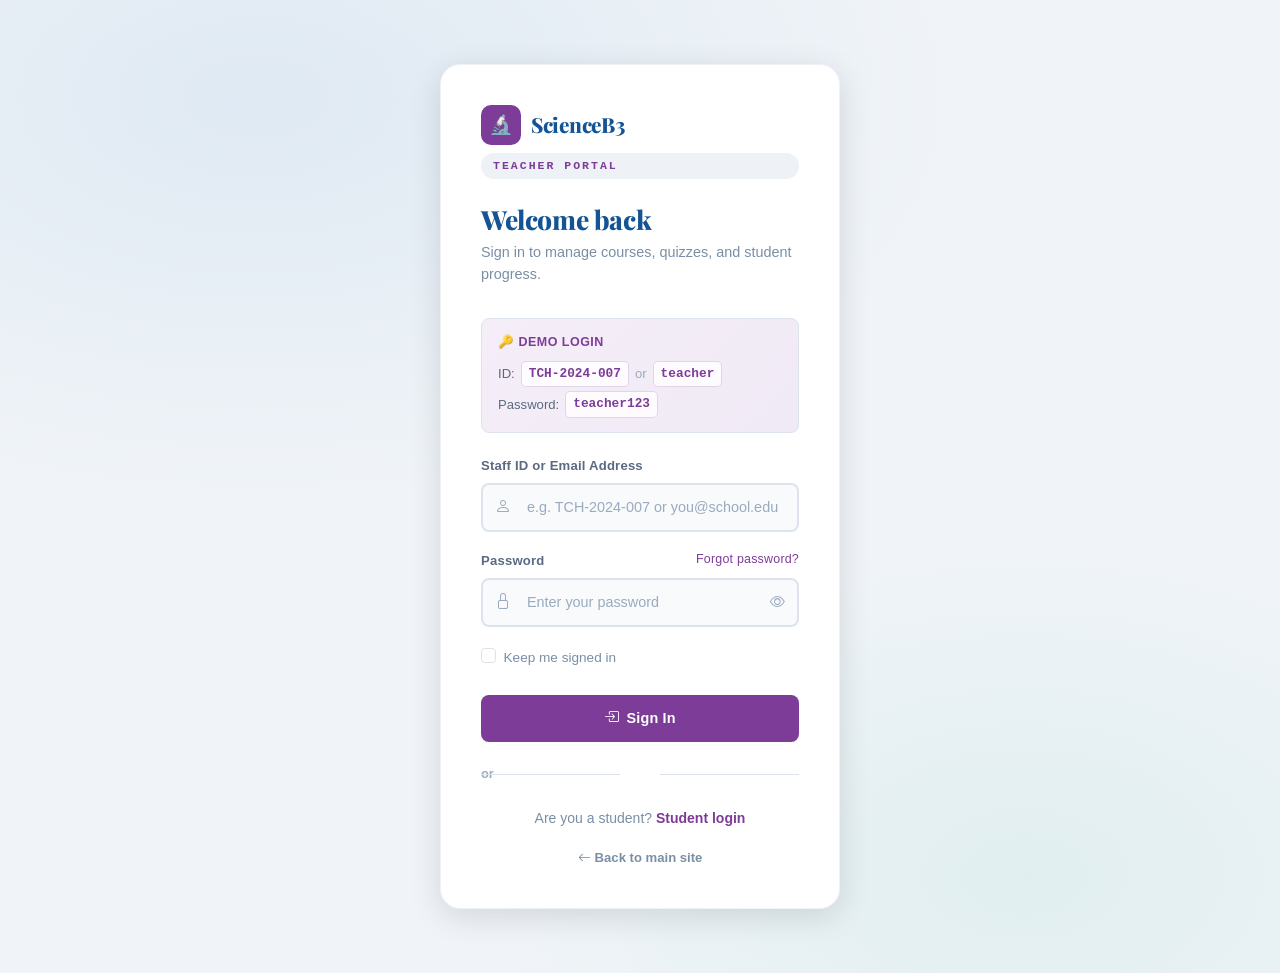
<file: teacher-login.html>
<!DOCTYPE html>
<html lang="en">
<head>
  <meta charset="UTF-8" />
  <meta name="viewport" content="width=device-width, initial-scale=1.0" />
  <title>Teacher Login – ScienceB3</title>
  <link rel="stylesheet" href="https://cdn.jsdelivr.net/npm/bootstrap@5.3.3/dist/css/bootstrap.min.css" />
  <link rel="stylesheet" href="https://cdn.jsdelivr.net/npm/bootstrap-icons@1.11.3/font/bootstrap-icons.min.css" />
  <link rel="stylesheet" href="style.css" />
  <style>
    /* Teacher accent override */
    :root { --accent:#7D3C98; --accent-dark:#6C3483; }
    .btn-primary-custom           { background: var(--accent) !important; }
    .btn-primary-custom:hover     { background: var(--accent-dark) !important; box-shadow:0 6px 20px rgba(125,60,152,0.4) !important; }
    .form-control-custom:focus    { border-color: var(--accent); box-shadow:0 0 0 3px rgba(125,60,152,0.12); }
    .auth-logo-icon               { background: var(--accent) !important; }
    .demo-creds-box               { background: linear-gradient(135deg,#F5EEF8,#F0EAF6); }
    .demo-creds-box .demo-title   { color: var(--accent); }
    .demo-creds-box code          { color: var(--accent); border-color: rgba(125,60,152,0.2); }
  </style>
</head>
<body class="auth-page">

  <div class="auth-wrapper">
    <div class="auth-card">

      <a href="index.html" class="auth-logo">
        <span class="auth-logo-icon" style="background:var(--accent);">&#128300;</span>
        <span class="auth-logo-text">ScienceB3</span>
      </a>

      <span class="auth-role-badge">Teacher Portal</span>
      <h1>Welcome back</h1>
      <p class="auth-sub">Sign in to manage courses, quizzes, and student progress.</p>

      <!-- Demo credentials hint -->
      <div class="demo-creds-box">
        <div class="demo-title">&#x1F511; Demo Login</div>
        <div class="demo-row">
          <span>ID:</span>
          <code>TCH-2024-007</code>
          <span style="color:var(--gray-400);">or</span>
          <code>teacher</code>
        </div>
        <div class="demo-row">
          <span>Password:</span>
          <code>teacher123</code>
        </div>
      </div>

      <form id="teacherLoginForm" novalidate>

        <div class="form-group">
          <label for="staffId">Staff ID or Email Address</label>
          <div class="input-icon-wrap">
            <i class="bi bi-person input-icon"></i>
            <input
              type="text"
              id="staffId"
              class="form-control-custom"
              placeholder="e.g. TCH-2024-007 or you@school.edu"
              autocomplete="username"
              required
            />
          </div>
        </div>

        <div class="form-group">
          <label for="password">
            Password
            <a href="#" style="float:right;font-size:0.78rem;color:var(--accent);text-decoration:none;font-weight:500;">Forgot password?</a>
          </label>
          <div class="input-icon-wrap" style="position:relative;">
            <i class="bi bi-lock input-icon"></i>
            <input
              type="password"
              id="password"
              class="form-control-custom"
              placeholder="Enter your password"
              autocomplete="current-password"
              required
              style="padding-right:44px;"
            />
            <button
              type="button"
              onclick="togglePwd('password','eyeT')"
              style="position:absolute;right:14px;top:50%;transform:translateY(-50%);background:none;border:none;cursor:pointer;color:var(--gray-400);"
            >
              <i class="bi bi-eye" id="eyeT"></i>
            </button>
          </div>
        </div>

        <div class="d-flex align-items-center justify-content-between mb-4">
          <div class="form-check">
            <input class="form-check-input" type="checkbox" id="rememberMe" />
            <label class="form-check-label" for="rememberMe" style="font-size:0.85rem;color:var(--text-muted);">Keep me signed in</label>
          </div>
        </div>

        <div
          id="loginError"
          class="mb-3"
          style="display:none;background:rgba(192,57,43,0.08);border:1.5px solid var(--danger);border-radius:8px;padding:10px 14px;font-size:0.875rem;color:var(--danger);"
        >
          <i class="bi bi-exclamation-circle me-2"></i>
          <span id="loginErrorMsg">Invalid credentials. Please try again.</span>
        </div>

        <button type="submit" class="btn-primary-custom btn-full">
          <i class="bi bi-box-arrow-in-right"></i> Sign In
        </button>

      </form>

      <div class="auth-divider">or</div>

      <div style="text-align:center;">
        <a href="student-login.html" style="font-size:0.875rem;color:var(--text-muted);text-decoration:none;">
          Are you a student? <span style="color:var(--accent);font-weight:700;">Student login</span>
        </a>
      </div>

      <div class="auth-footer-link" style="margin-top:16px;">
        <a href="index.html"><i class="bi bi-arrow-left me-1"></i>Back to main site</a>
      </div>

    </div>
  </div>

  <script src="https://cdn.jsdelivr.net/npm/bootstrap@5.3.3/dist/js/bootstrap.bundle.min.js"></script>
  <script src="auth.js"></script>
  <script>
    // Seed demo accounts then redirect if already logged in
    Auth.seedDefaultUsers().then(() => Auth.redirectIfLoggedIn('teacher-portal.html'));

    function togglePwd(inputId, iconId) {
      const inp = document.getElementById(inputId);
      const ico = document.getElementById(iconId);
      if (inp.type === 'password') { inp.type = 'text'; ico.className = 'bi bi-eye-slash'; }
      else { inp.type = 'password'; ico.className = 'bi bi-eye'; }
    }

    const form      = document.getElementById('teacherLoginForm');
    const errBox    = document.getElementById('loginError');
    const errMsg    = document.getElementById('loginErrorMsg');
    const submitBtn = form.querySelector('button[type="submit"]');

    form.addEventListener('submit', async function (e) {
      e.preventDefault();
      errBox.style.display = 'none';

      const id = document.getElementById('staffId').value.trim();
      const pw = document.getElementById('password').value;

      if (!id || !pw) {
        errMsg.textContent = 'Please enter your Staff ID/email and password.';
        errBox.style.display = 'block';
        return;
      }

      Auth.setButtonLoading(submitBtn, true);
      const result = await Auth.login(id, pw, 'teacher');
      Auth.setButtonLoading(submitBtn, false);

      if (result.ok) {
        window.location.href = 'teacher-portal.html';
      } else {
        errMsg.textContent = result.error;
        errBox.style.display = 'block';
      }
    });
  </script>
</body>
</html>
</file>
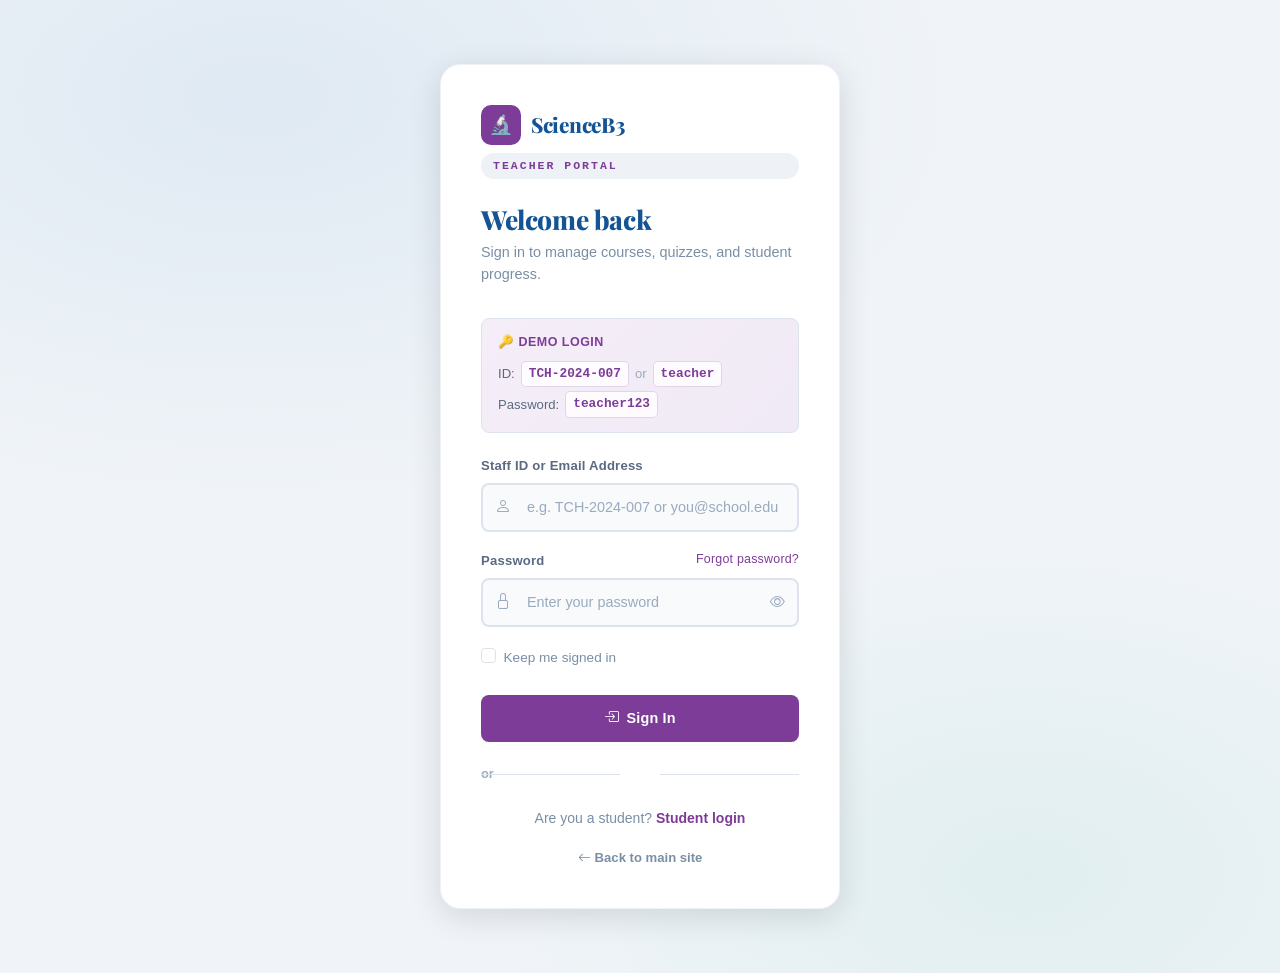
<file: teacher-portal.html>
<!DOCTYPE html>
<html lang="en">
<head>
  <meta charset="UTF-8" />
  <meta name="viewport" content="width=device-width, initial-scale=1.0" />
  <title>Teacher Portal – ScienceB3</title>
  <link rel="stylesheet" href="https://cdn.jsdelivr.net/npm/bootstrap@5.3.3/dist/css/bootstrap.min.css" />
  <link rel="stylesheet" href="https://cdn.jsdelivr.net/npm/bootstrap-icons@1.11.3/font/bootstrap-icons.min.css" />
  <link rel="stylesheet" href="style.css" />
  <script src="auth.js"></script>
  <style>
    :root { --accent:#7D3C98; --accent-dark:#6C3483; }
    .sidebar-link.active { background: var(--accent); }
    .add-btn { background: var(--accent); }
    .add-btn:hover { background: var(--accent-dark); box-shadow:0 4px 14px rgba(125,60,152,0.35); }
    .btn-primary-custom { background: var(--accent); }
    .btn-primary-custom:hover { background: var(--accent-dark); box-shadow:0 6px 20px rgba(125,60,152,0.4); }
    .section-label { color: var(--accent); }
    .sidebar-logo-icon { background: var(--accent) !important; }
    .sidebar-avatar { background: var(--accent) !important; }
    .progress-fill.teacher { background: var(--accent); }
    .form-control-custom:focus { border-color:var(--accent); box-shadow:0 0 0 3px rgba(125,60,152,0.12); }
    .tab-btn { padding:8px 16px;border:none;background:transparent;font-size:0.875rem;font-weight:700;color:var(--text-muted);border-bottom:3px solid transparent;cursor:pointer;transition:all .2s; }
    .tab-btn.active { color:var(--accent);border-bottom-color:var(--accent); }
    .tab-content-area { display:none; }
    .tab-content-area.active { display:block; }
    .form-label-sm { font-size:0.82rem;font-weight:700;color:var(--gray-600);display:block;margin-bottom:5px; }
    textarea.form-control-custom { resize:vertical;min-height:80px; }
    .quiz-q-row { background:var(--gray-50);border-radius:10px;padding:16px;margin-bottom:12px;border:1px solid var(--gray-200); }
    .quiz-q-row .q-num { font-family:var(--font-mono);font-size:0.72rem;color:var(--accent);font-weight:700;margin-bottom:6px; }
    /* override btn-outline to use purple */
    .btn-outline-primary-custom { border-color: var(--accent); color: var(--accent); }
    .btn-outline-primary-custom:hover { background: var(--accent); color: #fff; }
  </style>
</head>
<body class="portal-page">

  <!-- Sidebar -->
  <aside class="portal-sidebar" id="sidebar">
    <a href="index.html" class="sidebar-logo">
      <span class="sidebar-logo-icon">&#128300;</span>
      <span class="sidebar-logo-text">ScienceB3</span>
    </a>

    <nav class="sidebar-nav">
      <span class="sidebar-section-label">Management</span>
      <a href="#" class="sidebar-link active" onclick="return showTab('dashboard',this)">
        <span class="link-icon"><i class="bi bi-grid"></i></span> Dashboard
      </a>
      <a href="#" class="sidebar-link" onclick="return showTab('courses',this)">
        <span class="link-icon"><i class="bi bi-book-half"></i></span> Courses &amp; Topics
      </a>
      <a href="#" class="sidebar-link" onclick="return showTab('quizzes',this)">
        <span class="link-icon"><i class="bi bi-patch-question"></i></span> Quizzes
      </a>
      <a href="#" class="sidebar-link" onclick="return showTab('students',this)">
        <span class="link-icon"><i class="bi bi-people"></i></span> Students
      </a>
      <a href="#" class="sidebar-link" onclick="return showTab('videos',this)">
        <span class="link-icon"><i class="bi bi-play-circle"></i></span> Videos
      </a>

      <span class="sidebar-section-label" style="margin-top:16px;">Administration</span>
      <a href="#" class="sidebar-link" onclick="return showTab('reports',this)">
        <span class="link-icon"><i class="bi bi-bar-chart"></i></span> Reports
      </a>
      <a href="#" class="sidebar-link" onclick="return showTab('settings',this)">
        <span class="link-icon"><i class="bi bi-gear"></i></span> Settings
      </a>
      <a href="#" class="sidebar-link" onclick="Auth.logout('teacher-login.html');return false;">
        <span class="link-icon"><i class="bi bi-box-arrow-right"></i></span> Sign Out
      </a>
    </nav>

    <div class="sidebar-user">
      <div class="sidebar-avatar" id="sb-avatar">K</div>
      <div class="sidebar-user-info">
        <div class="name" id="sb-name">Mr. K. Asante</div>
        <div class="role" id="sb-role">TCH-2024-007 &middot; Teacher</div>
      </div>
    </div>
  </aside>

  <!-- Main -->
  <div class="portal-main">
    <header class="portal-topbar">
      <div class="d-flex align-items-center gap-3">
        <button class="d-lg-none btn btn-sm btn-outline-secondary border-0" onclick="toggleSidebar()">
          <i class="bi bi-list" style="font-size:1.2rem;"></i>
        </button>
        <span class="topbar-title" id="page-title">Dashboard</span>
      </div>
      <div class="topbar-right">
        <span style="font-size:0.8rem;color:var(--text-muted);">Term 2 &middot; Week 6</span>
        <div class="sidebar-avatar" style="width:32px;height:32px;font-size:0.8rem;" id="tb-avatar">K</div>
      </div>
    </header>

    <div class="portal-content">

      <!-- DASHBOARD TAB -->
      <div class="tab-content-area active" id="tab-dashboard">
        <div class="mb-4">
          <h2 id="welcome-heading" style="font-size:1.35rem;color:var(--primary-dark);margin-bottom:4px;">Good morning, Mr. Asante!</h2>
          <p style="color:var(--text-muted);font-size:0.9rem;margin:0;">You have 3 classes active and 2 quizzes awaiting review.</p>
        </div>

        <div class="stats-grid">
          <div class="stat-card">
            <div class="stat-icon" style="background:#f4ecf7;"><i class="bi bi-people" style="color:var(--accent);"></i></div>
            <div class="stat-info"><div class="stat-value">87</div><div class="stat-label">Total Students</div></div>
          </div>
          <div class="stat-card">
            <div class="stat-icon" style="background:#eafaf1;"><i class="bi bi-book-half" style="color:#1E8449;"></i></div>
            <div class="stat-info"><div class="stat-value">8</div><div class="stat-label">Active Topics</div></div>
          </div>
          <div class="stat-card">
            <div class="stat-icon" style="background:#fef9e7;"><i class="bi bi-patch-question" style="color:var(--gold);"></i></div>
            <div class="stat-info"><div class="stat-value">16</div><div class="stat-label">Quizzes Published</div></div>
          </div>
          <div class="stat-card">
            <div class="stat-icon" style="background:#ebf5fb;"><i class="bi bi-bar-chart" style="color:var(--primary-light);"></i></div>
            <div class="stat-info"><div class="stat-value">72%</div><div class="stat-label">Class Average</div></div>
          </div>
        </div>

        <div class="row g-4 mb-4">
          <div class="col-lg-7">
            <div class="panel">
              <div class="panel-header">
                <span class="panel-title">Class Performance Overview</span>
                <span style="font-size:0.78rem;color:var(--text-muted);">Quiz averages by topic</span>
              </div>
              <div class="panel-body">
                <div class="progress-item"><div class="progress-item-header"><span class="progress-item-label">Living &amp; Non-living</span><span class="progress-item-value">84%</span></div><div class="progress-track"><div class="progress-fill teacher" style="width:84%;"></div></div></div>
                <div class="progress-item"><div class="progress-item-header"><span class="progress-item-label">Plants &amp; Photosynthesis</span><span class="progress-item-value">76%</span></div><div class="progress-track"><div class="progress-fill teacher" style="width:76%;"></div></div></div>
                <div class="progress-item"><div class="progress-item-header"><span class="progress-item-label">The Human Body</span><span class="progress-item-value">68%</span></div><div class="progress-track"><div class="progress-fill teacher" style="width:68%;"></div></div></div>
                <div class="progress-item"><div class="progress-item-header"><span class="progress-item-label">Animals</span><span class="progress-item-value">72%</span></div><div class="progress-track"><div class="progress-fill teacher" style="width:72%;"></div></div></div>
                <div class="progress-item"><div class="progress-item-header"><span class="progress-item-label">States of Matter</span><span class="progress-item-value">59%</span></div><div class="progress-track"><div class="progress-fill teacher" style="width:59%;background:var(--warning);"></div></div></div>
              </div>
            </div>
          </div>
          <div class="col-lg-5">
            <div class="panel">
              <div class="panel-header"><span class="panel-title">Recent Actions</span></div>
              <div class="panel-body">
                <div class="activity-list">
                  <div class="activity-item"><div class="activity-dot" style="background:var(--accent);"></div><div><div class="activity-text">Published quiz: <strong>States of Matter</strong></div><div class="activity-time">Today, 8:00 AM</div></div></div>
                  <div class="activity-item"><div class="activity-dot" style="background:var(--success);"></div><div><div class="activity-text">Updated lesson: <strong>Weather &amp; Seasons</strong></div><div class="activity-time">Yesterday</div></div></div>
                  <div class="activity-item"><div class="activity-dot" style="background:var(--primary-light);"></div><div><div class="activity-text">Added 3 students to <strong>Basic 3B</strong></div><div class="activity-time">Monday</div></div></div>
                  <div class="activity-item"><div class="activity-dot"></div><div><div class="activity-text">Reviewed quiz scores: <strong>Human Body</strong></div><div class="activity-time">Last week</div></div></div>
                </div>
              </div>
            </div>
          </div>
        </div>

        <div class="panel">
          <div class="panel-header"><span class="panel-title">Quick Actions</span></div>
          <div class="panel-body">
            <div class="d-flex gap-3 flex-wrap">
              <button class="add-btn" onclick="showTab('courses', document.querySelectorAll('.sidebar-link')[1])"><i class="bi bi-plus-circle"></i> Add New Topic</button>
              <button class="add-btn" onclick="showTab('quizzes', document.querySelectorAll('.sidebar-link')[2])"><i class="bi bi-patch-plus"></i> Create Quiz</button>
              <button class="add-btn" onclick="showTab('students', document.querySelectorAll('.sidebar-link')[3])"><i class="bi bi-person-plus"></i> Add Student</button>
              <button class="add-btn" onclick="showTab('videos', document.querySelectorAll('.sidebar-link')[4])"><i class="bi bi-camera-video-fill"></i> Add Video</button>
            </div>
          </div>
        </div>
      </div>

      <!-- COURSES TAB -->
      <div class="tab-content-area" id="tab-courses">
        <div class="d-flex justify-content-between align-items-center mb-4">
          <div><span class="section-label">Curriculum Management</span><h2 style="font-size:1.3rem;color:var(--primary-dark);margin:0;">Courses &amp; Topics</h2></div>
          <button class="add-btn" onclick="toggleForm('courseForm')"><i class="bi bi-plus"></i> New Topic</button>
        </div>
        <div class="form-panel mb-4" id="courseForm" style="display:none;">
          <h3><i class="bi bi-plus-circle me-2"></i>Add / Edit Topic</h3>
          <div class="form-row">
            <div><label class="form-label-sm">Topic Title</label><input type="text" class="form-control-custom" placeholder="e.g. Living &amp; Non-living Things" /></div>
            <div><label class="form-label-sm">Strand</label><select class="form-control-custom"><option>Strand 1 – Life Science</option><option>Strand 2 – Physical Science</option><option>Strand 3 – Earth Science</option></select></div>
          </div>
          <div class="mb-3"><label class="form-label-sm">Learning Objectives</label><textarea class="form-control-custom" placeholder="Enter objectives, one per line..."></textarea></div>
          <div class="mb-3"><label class="form-label-sm">Lesson Content</label><textarea class="form-control-custom" style="min-height:120px;" placeholder="Paste or type full lesson content here..."></textarea></div>
          <div class="form-row">
            <div><label class="form-label-sm">Status</label><select class="form-control-custom"><option>Draft</option><option>Published</option><option>Archived</option></select></div>
            <div><label class="form-label-sm">Visible to Students</label><select class="form-control-custom"><option>All Classes</option><option>Basic 3A only</option><option>Basic 3B only</option><option>Basic 3C only</option></select></div>
          </div>
          <div class="d-flex gap-2 mt-2">
            <button class="add-btn" onclick="saveNotification('Topic saved successfully!')"><i class="bi bi-check2"></i> Save Topic</button>
            <button class="btn-outline-primary-custom" onclick="toggleForm('courseForm')">Cancel</button>
          </div>
        </div>
        <div class="panel"><div style="overflow-x:auto;"><table class="data-table"><thead><tr><th>Topic Title</th><th>Strand</th><th>Class</th><th>Status</th><th>Last Updated</th><th>Actions</th></tr></thead><tbody>
          <tr><td><strong>Living &amp; Non-living Things</strong></td><td>Strand 1</td><td>All</td><td><span class="pill pill-green">Published</span></td><td>2 days ago</td><td><button class="add-btn" style="padding:4px 10px;font-size:0.75rem;" onclick="saveNotification('Topic editor opened')">Edit</button></td></tr>
          <tr><td><strong>Plants &amp; Photosynthesis</strong></td><td>Strand 1</td><td>All</td><td><span class="pill pill-green">Published</span></td><td>1 week ago</td><td><button class="add-btn" style="padding:4px 10px;font-size:0.75rem;" onclick="saveNotification('Topic editor opened')">Edit</button></td></tr>
          <tr><td><strong>Animals</strong></td><td>Strand 1</td><td>All</td><td><span class="pill pill-green">Published</span></td><td>1 week ago</td><td><button class="add-btn" style="padding:4px 10px;font-size:0.75rem;" onclick="saveNotification('Topic editor opened')">Edit</button></td></tr>
          <tr><td><strong>The Human Body</strong></td><td>Strand 1</td><td>All</td><td><span class="pill pill-green">Published</span></td><td>2 weeks ago</td><td><button class="add-btn" style="padding:4px 10px;font-size:0.75rem;" onclick="saveNotification('Topic editor opened')">Edit</button></td></tr>
          <tr><td><strong>Environment</strong></td><td>Strand 3</td><td>All</td><td><span class="pill pill-green">Published</span></td><td>2 weeks ago</td><td><button class="add-btn" style="padding:4px 10px;font-size:0.75rem;" onclick="saveNotification('Topic editor opened')">Edit</button></td></tr>
          <tr><td><strong>States of Matter</strong></td><td>Strand 2</td><td>All</td><td><span class="pill pill-blue">Published</span></td><td>Today</td><td><button class="add-btn" style="padding:4px 10px;font-size:0.75rem;" onclick="saveNotification('Topic editor opened')">Edit</button></td></tr>
          <tr><td><strong>Weather &amp; Seasons</strong></td><td>Strand 3</td><td>All</td><td><span class="pill pill-orange">Draft</span></td><td>Yesterday</td><td><button class="add-btn" style="padding:4px 10px;font-size:0.75rem;" onclick="saveNotification('Topic editor opened')">Edit</button></td></tr>
          <tr><td><strong>Solar System</strong></td><td>Strand 3</td><td>All</td><td><span class="pill pill-orange">Draft</span></td><td>3 days ago</td><td><button class="add-btn" style="padding:4px 10px;font-size:0.75rem;" onclick="saveNotification('Topic editor opened')">Edit</button></td></tr>
        </tbody></table></div></div>
      </div>

      <!-- QUIZZES TAB -->
      <div class="tab-content-area" id="tab-quizzes">
        <div class="d-flex justify-content-between align-items-center mb-4">
          <div><span class="section-label">Assessment Management</span><h2 style="font-size:1.3rem;color:var(--primary-dark);margin:0;">Quizzes</h2></div>
          <button class="add-btn" onclick="toggleForm('quizForm')"><i class="bi bi-plus"></i> New Quiz</button>
        </div>
        <div class="form-panel mb-4" id="quizForm" style="display:none;">
          <h3><i class="bi bi-patch-plus me-2"></i>Create New Quiz</h3>
          <div class="form-row">
            <div><label class="form-label-sm">Quiz Title</label><input type="text" class="form-control-custom" placeholder="e.g. Plants Quiz – Term 2" /></div>
            <div><label class="form-label-sm">Related Topic</label><select class="form-control-custom"><option>Living &amp; Non-living Things</option><option>Plants &amp; Photosynthesis</option><option>Animals</option><option>The Human Body</option><option>Environment</option><option>States of Matter</option></select></div>
          </div>
          <div class="form-row">
            <div><label class="form-label-sm">Time per Question (seconds)</label><input type="number" class="form-control-custom" value="30" min="10" max="120" /></div>
            <div><label class="form-label-sm">Assigned to</label><select class="form-control-custom"><option>All Classes</option><option>Basic 3A</option><option>Basic 3B</option><option>Basic 3C</option></select></div>
          </div>
          <hr style="border-color:var(--gray-100);margin:16px 0;" />
          <div style="font-size:0.78rem;font-weight:800;color:var(--gray-600);margin-bottom:12px;font-family:var(--font-mono);letter-spacing:1px;text-transform:uppercase;">Questions</div>
          <div id="quizQuestions">
            <div class="quiz-q-row">
              <div class="q-num">Q1</div>
              <div class="mb-2"><label class="form-label-sm">Question text</label><input type="text" class="form-control-custom" placeholder="Enter the question..." /></div>
              <div class="row g-2">
                <div class="col-sm-6"><label class="form-label-sm">Option A</label><input type="text" class="form-control-custom" placeholder="Option A" /></div>
                <div class="col-sm-6"><label class="form-label-sm">Option B</label><input type="text" class="form-control-custom" placeholder="Option B" /></div>
                <div class="col-sm-6"><label class="form-label-sm">Option C</label><input type="text" class="form-control-custom" placeholder="Option C" /></div>
                <div class="col-sm-6"><label class="form-label-sm">Option D</label><input type="text" class="form-control-custom" placeholder="Option D" /></div>
                <div class="col-sm-6"><label class="form-label-sm">Correct Answer</label><select class="form-control-custom"><option>A</option><option>B</option><option>C</option><option>D</option></select></div>
                <div class="col-sm-6"><label class="form-label-sm">Explanation (optional)</label><input type="text" class="form-control-custom" placeholder="Brief explanation..." /></div>
              </div>
            </div>
          </div>
          <button class="btn-outline-primary-custom mt-2 mb-3" onclick="addQuestion()"><i class="bi bi-plus"></i> Add Question</button>
          <div class="d-flex gap-2">
            <button class="add-btn" onclick="saveNotification('Quiz saved as draft!')"><i class="bi bi-floppy"></i> Save Draft</button>
            <button class="add-btn" style="background:var(--success);" onclick="saveNotification('Quiz published successfully!')"><i class="bi bi-send"></i> Publish Quiz</button>
            <button class="btn-outline-primary-custom" onclick="toggleForm('quizForm')">Cancel</button>
          </div>
        </div>
        <div class="panel"><div style="overflow-x:auto;"><table class="data-table"><thead><tr><th>Quiz Title</th><th>Topic</th><th>Questions</th><th>Avg Score</th><th>Attempts</th><th>Status</th><th>Actions</th></tr></thead><tbody>
          <tr><td><strong>Living Things Quiz</strong></td><td>Living &amp; Non-living</td><td>10</td><td>84%</td><td>87</td><td><span class="pill pill-green">Published</span></td><td><button class="add-btn" style="padding:4px 10px;font-size:0.75rem;" onclick="saveNotification('Quiz editor opened')">Edit</button></td></tr>
          <tr><td><strong>Plants &amp; Photosynthesis</strong></td><td>Plants</td><td>10</td><td>76%</td><td>82</td><td><span class="pill pill-green">Published</span></td><td><button class="add-btn" style="padding:4px 10px;font-size:0.75rem;" onclick="saveNotification('Quiz editor opened')">Edit</button></td></tr>
          <tr><td><strong>Human Body Quiz</strong></td><td>Human Body</td><td>10</td><td>68%</td><td>79</td><td><span class="pill pill-green">Published</span></td><td><button class="add-btn" style="padding:4px 10px;font-size:0.75rem;" onclick="saveNotification('Quiz editor opened')">Edit</button></td></tr>
          <tr><td><strong>States of Matter Q1</strong></td><td>Matter</td><td>10</td><td>—</td><td>0</td><td><span class="pill pill-orange">Draft</span></td><td><button class="add-btn" style="padding:4px 10px;font-size:0.75rem;" onclick="saveNotification('Quiz editor opened')">Edit</button></td></tr>
        </tbody></table></div></div>
      </div>

      <!-- STUDENTS TAB -->
      <div class="tab-content-area" id="tab-students">
        <div class="d-flex justify-content-between align-items-center mb-4">
          <div><span class="section-label">Class Management</span><h2 style="font-size:1.3rem;color:var(--primary-dark);margin:0;">Students</h2></div>
          <button class="add-btn" onclick="toggleForm('studentForm')"><i class="bi bi-person-plus"></i> Add Student</button>
        </div>
        <div class="form-panel mb-4" id="studentForm" style="display:none;">
          <h3><i class="bi bi-person-plus me-2"></i>Register New Student</h3>
          <div class="form-row">
            <div><label class="form-label-sm">First Name</label><input type="text" class="form-control-custom" placeholder="First name" /></div>
            <div><label class="form-label-sm">Last Name</label><input type="text" class="form-control-custom" placeholder="Last name" /></div>
          </div>
          <div class="form-row">
            <div><label class="form-label-sm">Class</label><select class="form-control-custom"><option>Basic 3A</option><option>Basic 3B</option><option>Basic 3C</option></select></div>
            <div><label class="form-label-sm">Student ID</label><input type="text" class="form-control-custom" placeholder="Auto-generated" readonly /></div>
          </div>
          <div class="d-flex gap-2 mt-2">
            <button class="add-btn" onclick="saveNotification('Student registered successfully!')"><i class="bi bi-check2"></i> Register Student</button>
            <button class="btn-outline-primary-custom" onclick="toggleForm('studentForm')">Cancel</button>
          </div>
        </div>
        <div class="panel">
          <div style="padding:12px 20px;border-bottom:1px solid var(--gray-100);display:flex;gap:4px;flex-wrap:wrap;">
            <button class="tab-btn active" onclick="filterClass(this,'all')">All Classes (87)</button>
            <button class="tab-btn" onclick="filterClass(this,'3a')">Basic 3A (29)</button>
            <button class="tab-btn" onclick="filterClass(this,'3b')">Basic 3B (31)</button>
            <button class="tab-btn" onclick="filterClass(this,'3c')">Basic 3C (27)</button>
          </div>
          <div style="overflow-x:auto;"><table class="data-table"><thead><tr><th>Student ID</th><th>Name</th><th>Class</th><th>Topics Done</th><th>Avg Score</th><th>Last Active</th><th>Actions</th></tr></thead><tbody>
            <tr><td style="font-family:var(--font-mono);font-size:0.8rem;">STU-2024-001</td><td><strong>Ama Mensah</strong></td><td>3A</td><td>5/8</td><td>78%</td><td>Today</td><td><button class="add-btn" style="padding:4px 10px;font-size:0.75rem;" onclick="saveNotification('Student profile opened')">View</button></td></tr>
            <tr><td style="font-family:var(--font-mono);font-size:0.8rem;">STU-2024-002</td><td><strong>Kofi Asante</strong></td><td>3A</td><td>8/8</td><td>91%</td><td>Today</td><td><button class="add-btn" style="padding:4px 10px;font-size:0.75rem;" onclick="saveNotification('Student profile opened')">View</button></td></tr>
            <tr><td style="font-family:var(--font-mono);font-size:0.8rem;">STU-2024-003</td><td><strong>Efua Osei</strong></td><td>3B</td><td>3/8</td><td>62%</td><td>Yesterday</td><td><button class="add-btn" style="padding:4px 10px;font-size:0.75rem;" onclick="saveNotification('Student profile opened')">View</button></td></tr>
            <tr><td style="font-family:var(--font-mono);font-size:0.8rem;">STU-2024-004</td><td><strong>Yaw Boateng</strong></td><td>3B</td><td>6/8</td><td>74%</td><td>2 days ago</td><td><button class="add-btn" style="padding:4px 10px;font-size:0.75rem;" onclick="saveNotification('Student profile opened')">View</button></td></tr>
            <tr><td style="font-family:var(--font-mono);font-size:0.8rem;">STU-2024-005</td><td><strong>Abena Darko</strong></td><td>3C</td><td>7/8</td><td>83%</td><td>Today</td><td><button class="add-btn" style="padding:4px 10px;font-size:0.75rem;" onclick="saveNotification('Student profile opened')">View</button></td></tr>
          </tbody></table></div>
        </div>
      </div>

      <!-- VIDEOS TAB -->
      <div class="tab-content-area" id="tab-videos">
        <div class="d-flex justify-content-between align-items-center mb-4">
          <div><span class="section-label">Media Management</span><h2 style="font-size:1.3rem;color:var(--primary-dark);margin:0;">Videos</h2></div>
          <button class="add-btn" onclick="toggleForm('videoForm')"><i class="bi bi-camera-video-fill"></i> Add Video</button>
        </div>
        <div class="form-panel mb-4" id="videoForm" style="display:none;">
          <h3><i class="bi bi-camera-video-fill me-2"></i>Add Video Resource</h3>
          <div class="form-row">
            <div><label class="form-label-sm">Video Title</label><input type="text" class="form-control-custom" placeholder="e.g. How Plants Make Food" /></div>
            <div><label class="form-label-sm">Related Topic</label><select class="form-control-custom"><option>Living &amp; Non-living</option><option>Plants</option><option>Animals</option><option>Human Body</option><option>Environment</option><option>States of Matter</option></select></div>
          </div>
          <div class="mb-3"><label class="form-label-sm">YouTube Video ID or URL</label><input type="text" class="form-control-custom" placeholder="e.g. dQw4w9WgXcQ or full YouTube URL" /></div>
          <div class="mb-3"><label class="form-label-sm">Description</label><textarea class="form-control-custom" placeholder="Brief description of the video content..."></textarea></div>
          <div class="d-flex gap-2">
            <button class="add-btn" onclick="saveNotification('Video added successfully!')"><i class="bi bi-check2"></i> Add Video</button>
            <button class="btn-outline-primary-custom" onclick="toggleForm('videoForm')">Cancel</button>
          </div>
        </div>
        <div class="panel"><div style="overflow-x:auto;"><table class="data-table"><thead><tr><th>Title</th><th>Topic</th><th>Views</th><th>Status</th><th>Actions</th></tr></thead><tbody>
          <tr><td><strong>How Plants Make Food</strong></td><td>Plants</td><td>142</td><td><span class="pill pill-green">Active</span></td><td><button class="add-btn" style="padding:4px 10px;font-size:0.75rem;" onclick="saveNotification('Video editor opened')">Edit</button></td></tr>
          <tr><td><strong>The Human Skeleton</strong></td><td>Human Body</td><td>98</td><td><span class="pill pill-green">Active</span></td><td><button class="add-btn" style="padding:4px 10px;font-size:0.75rem;" onclick="saveNotification('Video editor opened')">Edit</button></td></tr>
          <tr><td><strong>Animal Habitats</strong></td><td>Animals</td><td>76</td><td><span class="pill pill-green">Active</span></td><td><button class="add-btn" style="padding:4px 10px;font-size:0.75rem;" onclick="saveNotification('Video editor opened')">Edit</button></td></tr>
          <tr><td><strong>States of Matter</strong></td><td>Matter</td><td>12</td><td><span class="pill pill-orange">New</span></td><td><button class="add-btn" style="padding:4px 10px;font-size:0.75rem;" onclick="saveNotification('Video editor opened')">Edit</button></td></tr>
        </tbody></table></div></div>
      </div>

      <!-- REPORTS TAB -->
      <div class="tab-content-area" id="tab-reports">
        <div class="mb-4"><span class="section-label">Analytics</span><h2 style="font-size:1.3rem;color:var(--primary-dark);margin:0;">Reports</h2></div>
        <div class="row g-4">
          <div class="col-md-6">
            <div class="panel">
              <div class="panel-header"><span class="panel-title">Top Performing Students</span></div>
              <div style="overflow-x:auto;"><table class="data-table"><thead><tr><th>Rank</th><th>Student</th><th>Class</th><th>Avg Score</th></tr></thead><tbody>
                <tr><td>1</td><td><strong>Kofi Asante</strong></td><td>3A</td><td><span class="pill pill-green">91%</span></td></tr>
                <tr><td>2</td><td><strong>Abena Darko</strong></td><td>3C</td><td><span class="pill pill-green">83%</span></td></tr>
                <tr><td>3</td><td><strong>Ama Mensah</strong></td><td>3A</td><td><span class="pill pill-blue">78%</span></td></tr>
                <tr><td>4</td><td><strong>Yaw Boateng</strong></td><td>3B</td><td><span class="pill pill-blue">74%</span></td></tr>
                <tr><td>5</td><td><strong>Efua Osei</strong></td><td>3B</td><td><span class="pill pill-orange">62%</span></td></tr>
              </tbody></table></div>
            </div>
          </div>
          <div class="col-md-6">
            <div class="panel">
              <div class="panel-header"><span class="panel-title">Topics Needing Attention</span></div>
              <div class="panel-body">
                <div class="activity-item" style="padding:10px 0;"><div class="activity-dot" style="background:var(--danger);"></div><div><div class="activity-text"><strong>States of Matter</strong> — class average 59%</div><div class="activity-time">Below passing threshold</div></div></div>
                <div class="activity-item" style="padding:10px 0;"><div class="activity-dot" style="background:var(--warning);"></div><div><div class="activity-text"><strong>Human Body</strong> — class average 68%</div><div class="activity-time">Needs revision</div></div></div>
                <div class="activity-item" style="padding:10px 0;"><div class="activity-dot" style="background:var(--success);"></div><div><div class="activity-text"><strong>Living Things</strong> — class average 84%</div><div class="activity-time">On track</div></div></div>
              </div>
            </div>
          </div>
        </div>
      </div>

      <!-- SETTINGS TAB -->
      <div class="tab-content-area" id="tab-settings">
        <div class="mb-4"><span class="section-label">Administration</span><h2 style="font-size:1.3rem;color:var(--primary-dark);margin:0;">Site Settings</h2></div>
        <div class="row g-4">
          <div class="col-lg-6">
            <div class="form-panel">
              <h3>General Settings</h3>
              <div class="mb-3"><label class="form-label-sm">Site Name</label><input type="text" class="form-control-custom" value="ScienceB3" /></div>
              <div class="mb-3"><label class="form-label-sm">Academic Year</label><input type="text" class="form-control-custom" value="2024 / 2025" /></div>
              <div class="mb-3"><label class="form-label-sm">Current Term</label><select class="form-control-custom"><option>Term 1</option><option selected>Term 2</option><option>Term 3</option></select></div>
              <div class="mb-3"><label class="form-label-sm">Default Quiz Duration (seconds/question)</label><input type="number" class="form-control-custom" value="30" /></div>
              <button class="add-btn" onclick="saveNotification('Settings saved!')"><i class="bi bi-check2"></i> Save Settings</button>
            </div>
          </div>
          <div class="col-lg-6">
            <div class="form-panel">
              <h3>Announcements</h3>
              <div class="mb-3"><label class="form-label-sm">Announcement Banner Text</label><textarea class="form-control-custom" placeholder="e.g. Term 2 exams begin on 12th April. Study hard!"></textarea></div>
              <div class="mb-3"><label class="form-label-sm">Show Banner to Students</label><select class="form-control-custom"><option>Yes — show banner</option><option>No — hide banner</option></select></div>
              <button class="add-btn" onclick="saveNotification('Announcement saved!')"><i class="bi bi-megaphone"></i> Publish Announcement</button>
            </div>
          </div>
        </div>
      </div>

    </div><!-- portal-content -->
  </div><!-- portal-main -->

  <!-- Toast -->
  <div id="toast" style="position:fixed;bottom:24px;right:24px;background:var(--primary-dark);color:white;padding:12px 20px;border-radius:10px;font-size:0.875rem;font-weight:700;box-shadow:0 8px 24px rgba(0,0,0,0.25);transform:translateY(20px);opacity:0;transition:all 0.3s ease;z-index:9999;display:flex;align-items:center;gap:8px;">
    <i class="bi bi-check-circle-fill" style="color:var(--accent);"></i>
    <span id="toast-msg">Saved!</span>
  </div>

  <script src="https://cdn.jsdelivr.net/npm/bootstrap@5.3.3/dist/js/bootstrap.bundle.min.js"></script>
  <script>
    // Auth guard
    Auth.requireAuth('teacher');
    const session = Auth.getSession();

    if (session) {
      const initial   = session.name.charAt(0).toUpperCase();
      const lastName  = session.name.split(' ').pop();
      document.getElementById('sb-avatar').textContent = initial;
      document.getElementById('tb-avatar').textContent = initial;
      document.getElementById('sb-name').textContent   = session.name;
      document.getElementById('sb-role').textContent   = session.userId + ' \u00b7 Teacher';
      document.getElementById('welcome-heading').textContent = 'Good morning, ' + session.name + '!';
    }

    let qCount = 1;

    function toggleSidebar() {
      const sidebar = document.getElementById('sidebar');
      sidebar.classList.toggle('open');
      let overlay = document.getElementById('sidebar-overlay');
      if (!overlay) {
        overlay = document.createElement('div');
        overlay.id = 'sidebar-overlay';
        overlay.style.cssText = 'display:none;position:fixed;inset:0;background:rgba(0,0,0,0.45);z-index:199;';
        overlay.onclick = function(){ closeSidebar(); };
        document.body.appendChild(overlay);
      }
      overlay.style.display = sidebar.classList.contains('open') ? 'block' : 'none';
    }

    function closeSidebar() {
      document.getElementById('sidebar').classList.remove('open');
      const overlay = document.getElementById('sidebar-overlay');
      if (overlay) overlay.style.display = 'none';
    }

    function showTab(tabId, clickedLink) {
      document.querySelectorAll('.tab-content-area').forEach(t => t.classList.remove('active'));
      document.querySelectorAll('.sidebar-link').forEach(l => l.classList.remove('active'));
      document.getElementById('tab-' + tabId).classList.add('active');
      if (clickedLink) clickedLink.classList.add('active');
      const titles = { dashboard:'Dashboard', courses:'Courses & Topics', quizzes:'Quizzes', students:'Students', videos:'Videos', reports:'Reports', settings:'Settings' };
      document.getElementById('page-title').textContent = titles[tabId] || tabId;
      return false;
    }

    function toggleForm(id) {
      const el = document.getElementById(id);
      el.style.display = el.style.display === 'none' ? 'block' : 'none';
    }

    function addQuestion() {
      qCount++;
      const container = document.getElementById('quizQuestions');
      const div = document.createElement('div');
      div.className = 'quiz-q-row';
      div.innerHTML = `<div class="q-num">Q${qCount}</div>
        <div class="mb-2"><label class="form-label-sm">Question text</label><input type="text" class="form-control-custom" placeholder="Enter the question..." /></div>
        <div class="row g-2">
          <div class="col-sm-6"><label class="form-label-sm">Option A</label><input type="text" class="form-control-custom" placeholder="Option A" /></div>
          <div class="col-sm-6"><label class="form-label-sm">Option B</label><input type="text" class="form-control-custom" placeholder="Option B" /></div>
          <div class="col-sm-6"><label class="form-label-sm">Option C</label><input type="text" class="form-control-custom" placeholder="Option C" /></div>
          <div class="col-sm-6"><label class="form-label-sm">Option D</label><input type="text" class="form-control-custom" placeholder="Option D" /></div>
          <div class="col-sm-6"><label class="form-label-sm">Correct Answer</label><select class="form-control-custom"><option>A</option><option>B</option><option>C</option><option>D</option></select></div>
          <div class="col-sm-6"><label class="form-label-sm">Explanation</label><input type="text" class="form-control-custom" placeholder="Brief explanation..." /></div>
        </div>`;
      container.appendChild(div);
    }

    function filterClass(btn, cls) {
      document.querySelectorAll('#tab-students .tab-btn').forEach(b => b.classList.remove('active'));
      btn.classList.add('active');
    }

    function saveNotification(msg) {
      const toast = document.getElementById('toast');
      document.getElementById('toast-msg').textContent = msg;
      toast.style.opacity = '1';
      toast.style.transform = 'translateY(0)';
      setTimeout(() => { toast.style.opacity = '0'; toast.style.transform = 'translateY(20px)'; }, 2800);
    }


  </script>
</body>
</html>
</file>
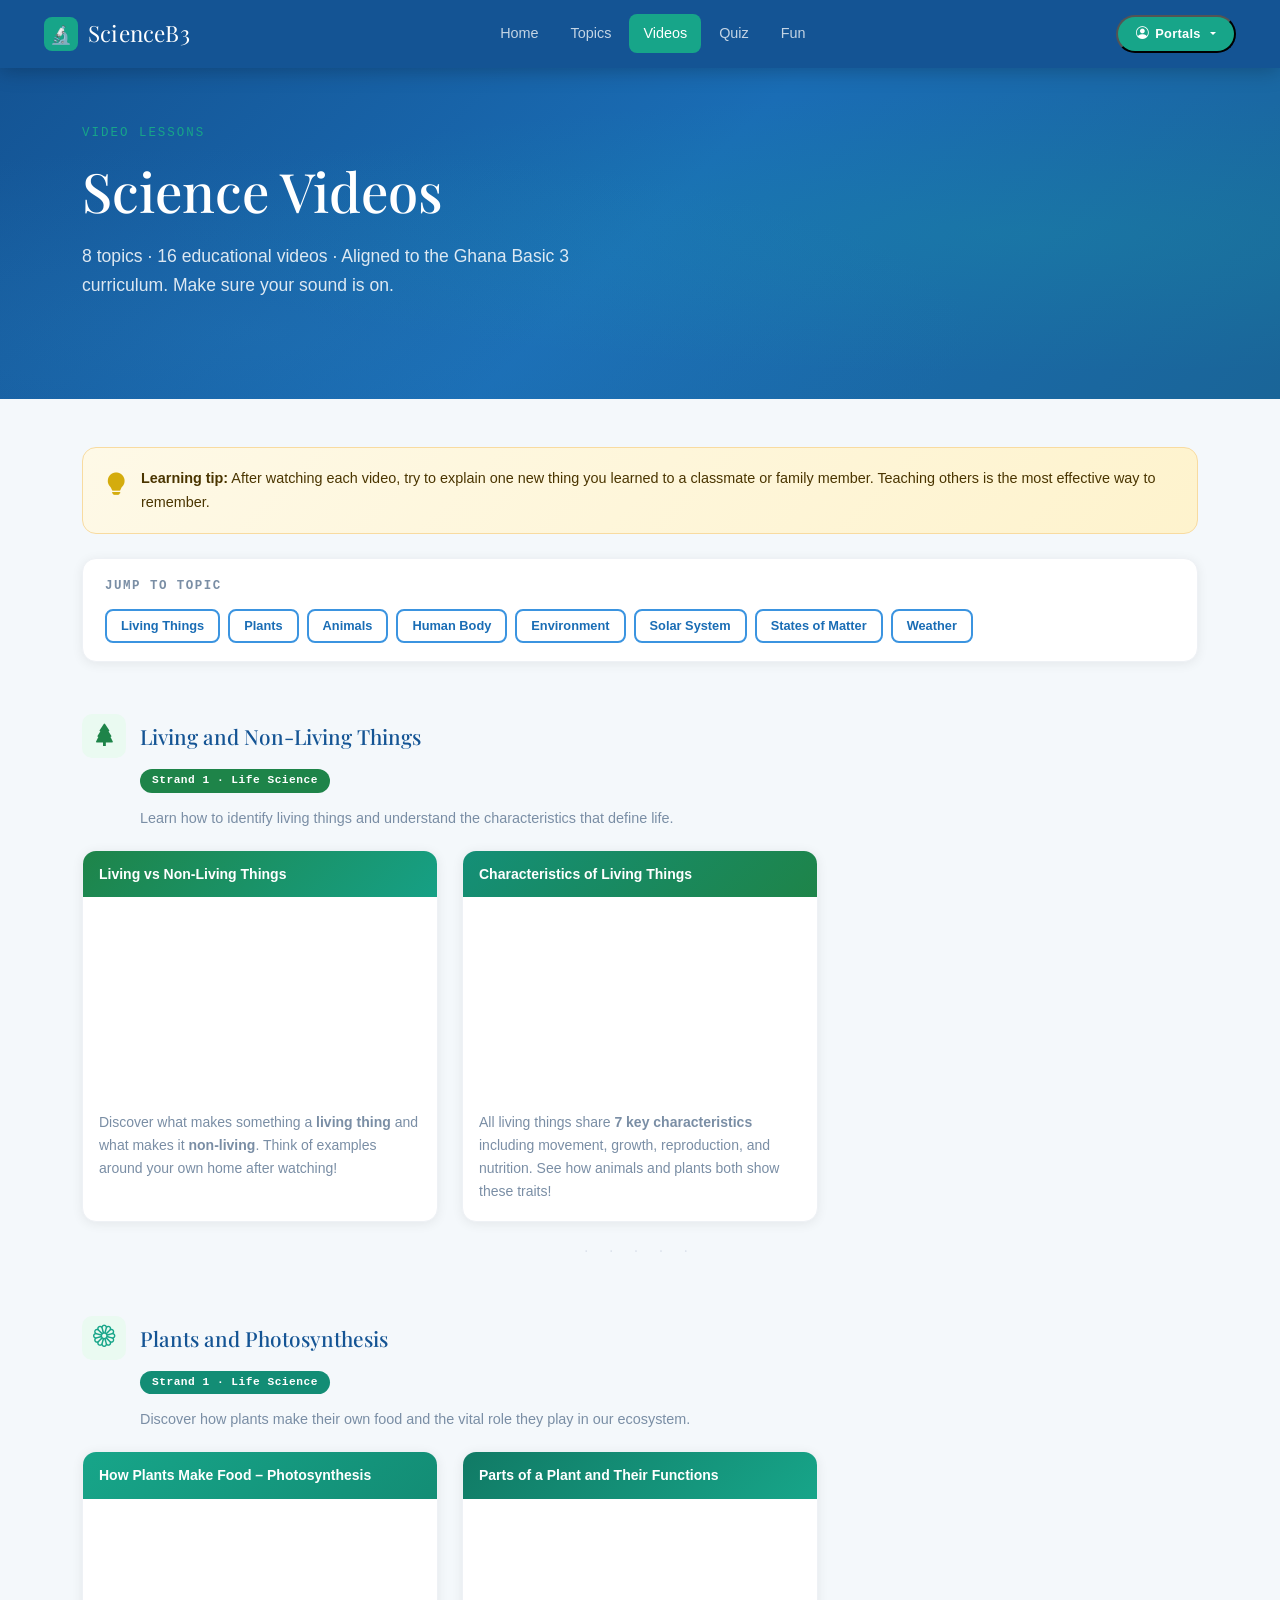
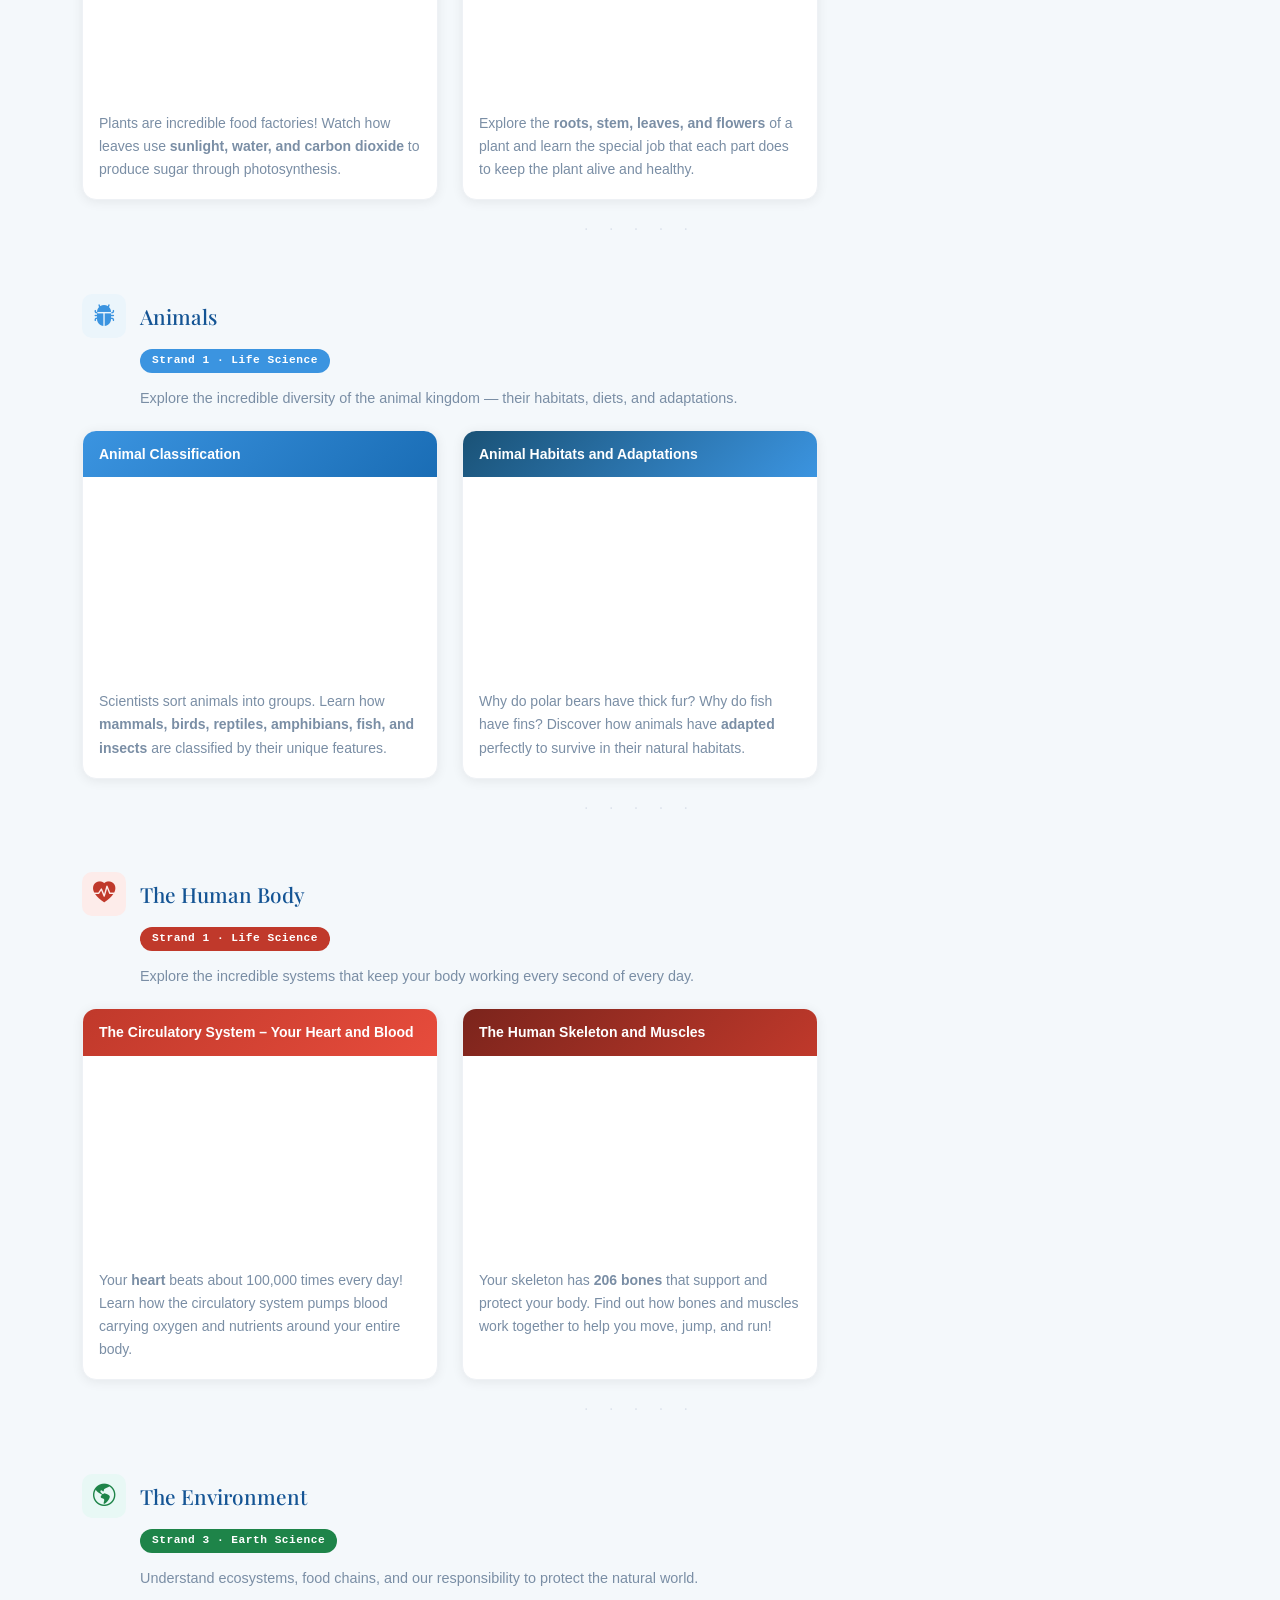
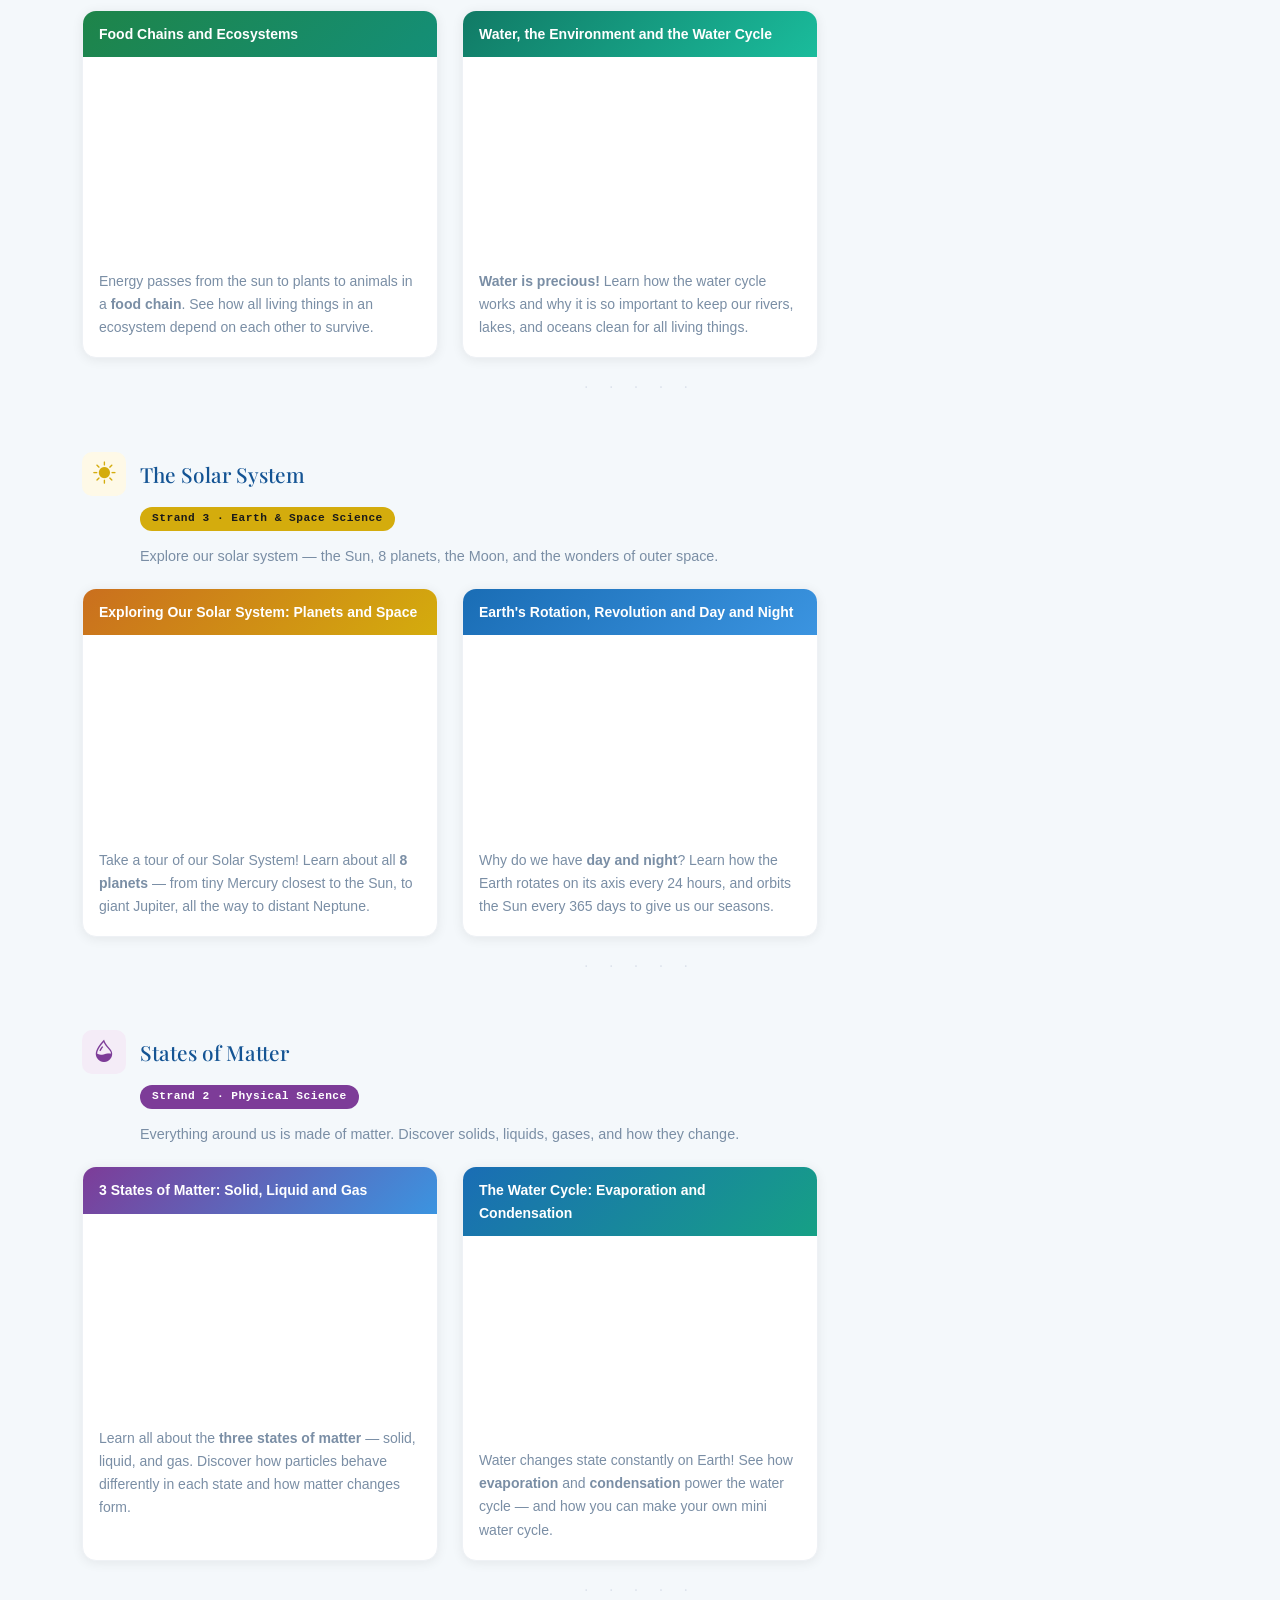
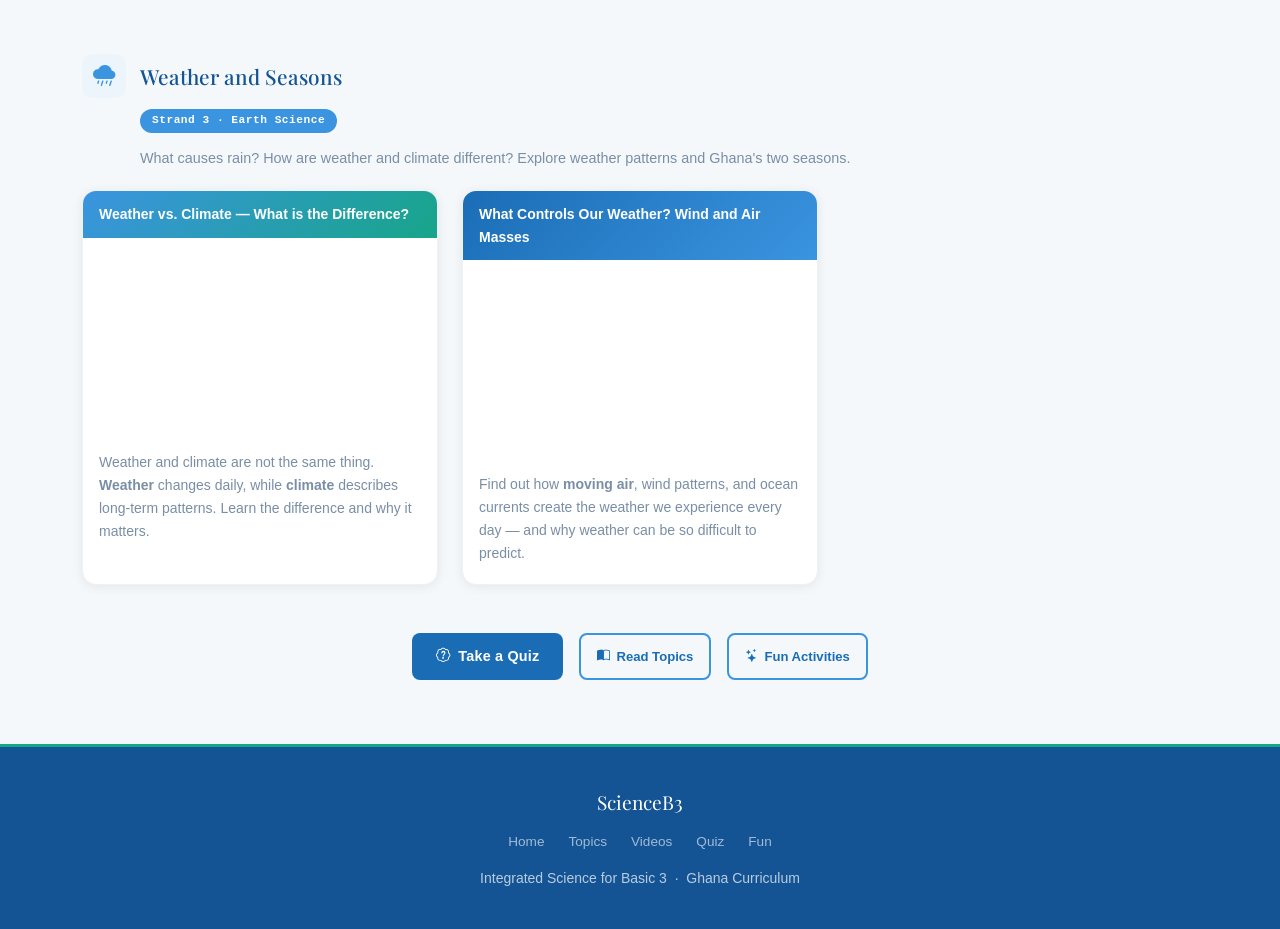
<file: videos.html>
<!DOCTYPE html>
<html lang="en">
<head>
  <meta charset="UTF-8" />
  <meta name="viewport" content="width=device-width, initial-scale=1.0" />
  <title>Videos – Integrated Science Basic 3</title>
  <link rel="stylesheet" href="https://cdn.jsdelivr.net/npm/bootstrap@5.3.3/dist/css/bootstrap.min.css" />
  <link rel="stylesheet" href="https://cdn.jsdelivr.net/npm/bootstrap-icons@1.11.3/font/bootstrap-icons.min.css" />
  <link rel="stylesheet" href="style.css" />
  <style>
    .vid-section { margin-top: 52px; }
    .vid-section-header { display:flex;align-items:center;gap:14px;margin-bottom:8px; }
    .vid-section-icon { width:44px;height:44px;border-radius:10px;display:flex;align-items:center;justify-content:center;font-size:1.4rem;flex-shrink:0; }
    .vid-section-title { font-size:1.3rem;margin:0;color:var(--primary-dark); }
    .vid-section-sub { color:var(--text-muted);font-size:0.9rem;margin:0 0 20px 58px;line-height:1.6;font-weight:400; }
    .vid-divider { text-align:center;color:var(--gray-200);font-size:1rem;letter-spacing:8px;margin:16px 0 0; }
    .video-card { background:var(--white);border-radius:var(--radius);overflow:hidden;box-shadow:var(--card-shadow);border:1px solid var(--gray-100);transition:var(--transition); }
    .video-card:hover { transform:translateY(-4px);box-shadow:var(--card-shadow-hover); }
    .video-label { display:flex;align-items:center;gap:8px;padding:12px 16px;color:white;font-weight:700;font-size:0.875rem; }
    .video-card iframe { width:100%;aspect-ratio:16/9;border:none;display:block; }
    .video-desc { padding:14px 16px 18px;font-size:0.875rem;color:var(--text-muted);line-height:1.65; }
    .strand-pill { display:inline-block;padding:3px 12px;border-radius:99px;font-size:0.7rem;font-weight:600;color:white;margin-left:58px;margin-bottom:14px;font-family:var(--font-mono);letter-spacing:0.5px; }
  </style>
</head>
<body>

  <!-- NAVBAR -->
  <nav class="navbar navbar-expand-lg site-navbar">
    <div class="container-fluid">
      <a href="index.html" class="brand">
        <span class="brand-icon">&#128300;</span> ScienceB3
      </a>
      <button class="navbar-toggler ms-auto" type="button" data-bs-toggle="collapse" data-bs-target="#mainNav">
        <span class="navbar-toggler-icon"></span>
      </button>
      <div class="collapse navbar-collapse" id="mainNav">
        <ul class="navbar-nav mx-auto gap-1">
          <li class="nav-item"><a href="index.html" class="nav-link">Home</a></li>
          <li class="nav-item"><a href="course.html" class="nav-link">Topics</a></li>
          <li class="nav-item"><a href="videos.html" class="nav-link active">Videos</a></li>
          <li class="nav-item"><a href="quiz.html" class="nav-link">Quiz</a></li>
          <li class="nav-item"><a href="extra.html" class="nav-link">Fun</a></li>
        </ul>
          <div class="dropdown portal-dropdown-btn mt-2 mt-lg-0">
            <button class="portal-btn portal-btn-student dropdown-toggle" type="button" data-bs-toggle="dropdown" aria-expanded="false" style="border-radius:20px;padding:7px 18px;display:inline-flex;align-items:center;gap:6px;">
              <i class="bi bi-person-circle"></i> Portals
            </button>
            <ul class="dropdown-menu dropdown-menu-end">
              <li><a class="dropdown-item" href="student-login.html"><i class="bi bi-mortarboard me-2" style="color:var(--accent);"></i>Student Portal</a></li>
              <li><a class="dropdown-item" href="teacher-login.html"><i class="bi bi-briefcase me-2" style="color:#7D3C98;"></i>Teacher Portal</a></li>
            </ul>
          </div>
      </div>
    </div>
  </nav>

  <!-- HERO -->
  <section class="page-hero" style="padding:56px 0 64px;">
    <div class="container position-relative" style="z-index:1;">
      <span class="hero-eyebrow">Video Lessons</span>
      <h1>Science Videos</h1>
      <p class="lead">8 topics · 16 educational videos · Aligned to the Ghana Basic 3 curriculum. Make sure your sound is on.</p>
    </div>
  </section>

  <main class="container py-5">

    <!-- Tip Box -->
    <div style="background:linear-gradient(135deg,#fef9e7,#fef3cd);border-radius:var(--radius);padding:18px 22px;margin-bottom:24px;display:flex;align-items:flex-start;gap:14px;border:1px solid #f8dba0;">
      <i class="bi bi-lightbulb-fill" style="font-size:1.4rem;color:var(--gold);flex-shrink:0;margin-top:2px;"></i>
      <p style="font-weight:500;color:#4a3500;margin:0;font-size:0.9rem;line-height:1.7;">
        <strong>Learning tip:</strong> After watching each video, try to explain one new thing you learned to a classmate or family member. Teaching others is the most effective way to remember.
      </p>
    </div>

    <!-- Jump Navigation -->
    <div style="background:var(--white);border-radius:var(--radius);padding:18px 22px;margin-bottom:8px;box-shadow:var(--card-shadow);border:1px solid var(--gray-100);">
      <p style="font-size:0.78rem;font-weight:700;color:var(--text-muted);text-transform:uppercase;letter-spacing:1.5px;margin-bottom:12px;font-family:var(--font-mono);">Jump to Topic</p>
      <div class="d-flex flex-wrap gap-2">
        <a href="#v-living"  class="btn-outline-primary-custom" style="padding:5px 14px;font-size:0.8rem;">Living Things</a>
        <a href="#v-plants"  class="btn-outline-primary-custom" style="padding:5px 14px;font-size:0.8rem;">Plants</a>
        <a href="#v-animals" class="btn-outline-primary-custom" style="padding:5px 14px;font-size:0.8rem;">Animals</a>
        <a href="#v-body"    class="btn-outline-primary-custom" style="padding:5px 14px;font-size:0.8rem;">Human Body</a>
        <a href="#v-env"     class="btn-outline-primary-custom" style="padding:5px 14px;font-size:0.8rem;">Environment</a>
        <a href="#v-solar"   class="btn-outline-primary-custom" style="padding:5px 14px;font-size:0.8rem;">Solar System</a>
        <a href="#v-matter"  class="btn-outline-primary-custom" style="padding:5px 14px;font-size:0.8rem;">States of Matter</a>
        <a href="#v-weather" class="btn-outline-primary-custom" style="padding:5px 14px;font-size:0.8rem;">Weather</a>
      </div>
    </div>

    <!-- ═══════════════════════════════════════════════════════════
         Section 1: Living Things
         Video 1: HGJVrZ2-DVo  ✅ VERIFIED – kept as-is
         Video 2: bWBrusrCmX4  🔄 REPLACED (was RZh6g9VaAbU) – FreeSchool
    ═══════════════════════════════════════════════════════════ -->
    <div class="vid-section" id="v-living">
      <div class="vid-section-header">
        <div class="vid-section-icon" style="background:#eafaf1;"><i class="bi bi-tree-fill" style="color:#1E8449;"></i></div>
        <h2 class="vid-section-title">Living and Non-Living Things</h2>
      </div>
      <span class="strand-pill" style="background:#1E8449;">Strand 1 · Life Science</span>
      <p class="vid-section-sub">Learn how to identify living things and understand the characteristics that define life.</p>
      <div class="video-grid">
        <div class="video-card">
          <div class="video-label" style="background:linear-gradient(135deg,#1E8449,#16a085);">Living vs Non-Living Things</div>
          <!-- ✅ VERIFIED ID: HGJVrZ2-DVo -->
          <iframe src="https://www.youtube.com/embed/HGJVrZ2-DVo" title="Living and Non-Living Things" allow="accelerometer; autoplay; clipboard-write; encrypted-media; gyroscope; picture-in-picture" allowfullscreen loading="lazy"></iframe>
          <div class="video-desc">Discover what makes something a <strong>living thing</strong> and what makes it <strong>non-living</strong>. Think of examples around your own home after watching!</div>
        </div>
        <div class="video-card">
          <div class="video-label" style="background:linear-gradient(135deg,#148f77,#1E8449);">Characteristics of Living Things</div>
          <!-- 🔄 REPLACED: RZh6g9VaAbU → bWBrusrCmX4 (FreeSchool – Living & Nonliving Things for Kids) -->
          <iframe src="https://www.youtube.com/embed/bWBrusrCmX4" title="Characteristics of Living Things" allow="accelerometer; autoplay; clipboard-write; encrypted-media; gyroscope; picture-in-picture" allowfullscreen loading="lazy"></iframe>
          <div class="video-desc">All living things share <strong>7 key characteristics</strong> including movement, growth, reproduction, and nutrition. See how animals and plants both show these traits!</div>
        </div>
      </div>
    </div>

    <div class="vid-divider">· · · · ·</div>

    <!-- ═══════════════════════════════════════════════════════════
         Section 2: Plants
         Video 1: EstPeBt9CyU  🔄 REPLACED (was sCctMW0tJ2w) – Crash Course Kids #5.2
         Video 2: 9p3sQFXNFtk  🔄 REPLACED (was IMFo8WVLOSU) – Dr. Binocs / Peekaboo Kidz
    ═══════════════════════════════════════════════════════════ -->
    <div class="vid-section" id="v-plants">
      <div class="vid-section-header">
        <div class="vid-section-icon" style="background:#eafaf1;"><i class="bi bi-flower1" style="color:var(--accent);"></i></div>
        <h2 class="vid-section-title">Plants and Photosynthesis</h2>
      </div>
      <span class="strand-pill" style="background:var(--accent-dark);">Strand 1 · Life Science</span>
      <p class="vid-section-sub">Discover how plants make their own food and the vital role they play in our ecosystem.</p>
      <div class="video-grid">
        <div class="video-card">
          <div class="video-label" style="background:linear-gradient(135deg,var(--accent),var(--accent-dark));">How Plants Make Food – Photosynthesis</div>
          <!-- 🔄 REPLACED: sCctMW0tJ2w → EstPeBt9CyU (Crash Course Kids #5.2 – Vegetation Transformation) -->
          <iframe src="https://www.youtube.com/embed/EstPeBt9CyU" title="Photosynthesis for Kids" allow="accelerometer; autoplay; clipboard-write; encrypted-media; gyroscope; picture-in-picture" allowfullscreen loading="lazy"></iframe>
          <div class="video-desc">Plants are incredible food factories! Watch how leaves use <strong>sunlight, water, and carbon dioxide</strong> to produce sugar through photosynthesis.</div>
        </div>
        <div class="video-card">
          <div class="video-label" style="background:linear-gradient(135deg,#117a65,var(--accent));">Parts of a Plant and Their Functions</div>
          <!-- 🔄 REPLACED: IMFo8WVLOSU → 9p3sQFXNFtk (Dr. Binocs Show – Parts of a Plant) -->
          <iframe src="https://www.youtube.com/embed/v6YhghG7mzQ" title="Parts of a Plant" allow="accelerometer; autoplay; clipboard-write; encrypted-media; gyroscope; picture-in-picture" allowfullscreen loading="lazy"></iframe>
          <div class="video-desc">Explore the <strong>roots, stem, leaves, and flowers</strong> of a plant and learn the special job that each part does to keep the plant alive and healthy.</div>
        </div>
      </div>
    </div>

    <div class="vid-divider">· · · · ·</div>

    <!-- ═══════════════════════════════════════════════════════════
         Section 3: Animals
         Video 1: mRidGna-V4E  🔄 REPLACED (was l_oWEhFyqAI) – FreeSchool
         Video 2: p15IrEuhYmo  🔄 REPLACED (was Xv8HsH_uDno) – Crash Course Kids
    ═══════════════════════════════════════════════════════════ -->
    <div class="vid-section" id="v-animals">
      <div class="vid-section-header">
        <div class="vid-section-icon" style="background:#ebf5fb;"><i class="bi bi-bug-fill" style="color:var(--primary-light);"></i></div>
        <h2 class="vid-section-title">Animals</h2>
      </div>
      <span class="strand-pill" style="background:var(--primary-light);">Strand 1 · Life Science</span>
      <p class="vid-section-sub">Explore the incredible diversity of the animal kingdom — their habitats, diets, and adaptations.</p>
      <div class="video-grid">
        <div class="video-card">
          <div class="video-label" style="background:linear-gradient(135deg,var(--primary-light),var(--primary));">Animal Classification</div>
          <!-- 🔄 REPLACED: l_oWEhFyqAI → mRidGna-V4E (FreeSchool – Animal Classification for Children) -->
          <iframe src="https://www.youtube.com/embed/mRidGna-V4E" title="Animal Classification for Kids" allow="accelerometer; autoplay; clipboard-write; encrypted-media; gyroscope; picture-in-picture" allowfullscreen loading="lazy"></iframe>
          <div class="video-desc">Scientists sort animals into groups. Learn how <strong>mammals, birds, reptiles, amphibians, fish, and insects</strong> are classified by their unique features.</div>
        </div>
        <div class="video-card">
          <div class="video-label" style="background:linear-gradient(135deg,#1a5276,var(--primary-light));">Animal Habitats and Adaptations</div>
          <!-- 🔄 REPLACED: Xv8HsH_uDno → p15IrEuhYmo (Crash Course Kids – Habitats) -->
          <iframe src="https://www.youtube.com/embed/p15IrEuhYmo" title="Animal Habitats" allow="accelerometer; autoplay; clipboard-write; encrypted-media; gyroscope; picture-in-picture" allowfullscreen loading="lazy"></iframe>
          <div class="video-desc">Why do polar bears have thick fur? Why do fish have fins? Discover how animals have <strong>adapted</strong> perfectly to survive in their natural habitats.</div>
        </div>
      </div>
    </div>

    <div class="vid-divider">· · · · ·</div>

    <!-- ═══════════════════════════════════════════════════════════
         Section 4: Human Body
         Video 1: f9ONXd_-anM  🔄 REPLACED (was dZiGEoWbCYM) – Happy Learning English
         Video 2: 3MN-M4gsDX0  🔄 REPLACED (was MxQ2RRO-pYk) – LearnBright
    ═══════════════════════════════════════════════════════════ -->
    <div class="vid-section" id="v-body">
      <div class="vid-section-header">
        <div class="vid-section-icon" style="background:#fdecea;"><i class="bi bi-heart-pulse-fill" style="color:var(--danger);"></i></div>
        <h2 class="vid-section-title">The Human Body</h2>
      </div>
      <span class="strand-pill" style="background:#c0392b;">Strand 1 · Life Science</span>
      <p class="vid-section-sub">Explore the incredible systems that keep your body working every second of every day.</p>
      <div class="video-grid">
        <div class="video-card">
          <div class="video-label" style="background:linear-gradient(135deg,#c0392b,#e74c3c);">The Circulatory System – Your Heart and Blood</div>
          <!-- 🔄 REPLACED: dZiGEoWbCYM → f9ONXd_-anM (Happy Learning English – Circulatory System) -->
          <iframe src="https://www.youtube.com/embed/f9ONXd_-anM" title="The Circulatory System for Kids" allow="accelerometer; autoplay; clipboard-write; encrypted-media; gyroscope; picture-in-picture" allowfullscreen loading="lazy"></iframe>
          <div class="video-desc">Your <strong>heart</strong> beats about 100,000 times every day! Learn how the circulatory system pumps blood carrying oxygen and nutrients around your entire body.</div>
        </div>
        <div class="video-card">
          <div class="video-label" style="background:linear-gradient(135deg,#7b241c,#c0392b);">The Human Skeleton and Muscles</div>
          <!-- 🔄 REPLACED: MxQ2RRO-pYk → 3MN-M4gsDX0 (LearnBright – Skeletal System) -->
          <iframe src="https://www.youtube.com/embed/3MN-M4gsDX0" title="Human Skeleton for Kids" allow="accelerometer; autoplay; clipboard-write; encrypted-media; gyroscope; picture-in-picture" allowfullscreen loading="lazy"></iframe>
          <div class="video-desc">Your skeleton has <strong>206 bones</strong> that support and protect your body. Find out how bones and muscles work together to help you move, jump, and run!</div>
        </div>
      </div>
    </div>

    <div class="vid-divider">· · · · ·</div>

    <!-- ═══════════════════════════════════════════════════════════
         Section 5: Environment
         Video 1: hLq2datPo5M  🔄 REPLACED (was GhqPCOkG2OE) – FreeSchool
         Video 2: z5G4NCwWUxY  🔄 REPLACED (was TD3XSIE4ymo) – Crash Course Kids #24.1
    ═══════════════════════════════════════════════════════════ -->
    <div class="vid-section" id="v-env">
      <div class="vid-section-header">
        <div class="vid-section-icon" style="background:#e8f8f5;"><i class="bi bi-globe-americas" style="color:var(--success);"></i></div>
        <h2 class="vid-section-title">The Environment</h2>
      </div>
      <span class="strand-pill" style="background:#1E8449;">Strand 3 · Earth Science</span>
      <p class="vid-section-sub">Understand ecosystems, food chains, and our responsibility to protect the natural world.</p>
      <div class="video-grid">
        <div class="video-card">
          <div class="video-label" style="background:linear-gradient(135deg,#1E8449,#148f77);">Food Chains and Ecosystems</div>
          <!-- 🔄 REPLACED: GhqPCOkG2OE → hLq2datPo5M (FreeSchool – Food Chains for Kids) -->
          <iframe src="https://www.youtube.com/embed/hLq2datPo5M" title="Food Chains for Kids" allow="accelerometer; autoplay; clipboard-write; encrypted-media; gyroscope; picture-in-picture" allowfullscreen loading="lazy"></iframe>
          <div class="video-desc">Energy passes from the sun to plants to animals in a <strong>food chain</strong>. See how all living things in an ecosystem depend on each other to survive.</div>
        </div>
        <div class="video-card">
          <div class="video-label" style="background:linear-gradient(135deg,#117a65,#1abc9c);">Water, the Environment and the Water Cycle</div>
          <!-- 🔄 REPLACED: TD3XSIE4ymo → z5G4NCwWUxY (Crash Course Kids #24.1 – The Great Aqua Adventure) -->
          <iframe src="https://www.youtube.com/embed/z5G4NCwWUxY" title="Water Cycle for Kids" allow="accelerometer; autoplay; clipboard-write; encrypted-media; gyroscope; picture-in-picture" allowfullscreen loading="lazy"></iframe>
          <div class="video-desc"><strong>Water is precious!</strong> Learn how the water cycle works and why it is so important to keep our rivers, lakes, and oceans clean for all living things.</div>
        </div>
      </div>
    </div>

    <div class="vid-divider">· · · · ·</div>

    <!-- ═══════════════════════════════════════════════════════════
         Section 6: Solar System
    ═══════════════════════════════════════════════════════════ -->
    <div class="vid-section" id="v-solar">
      <div class="vid-section-header">
        <div class="vid-section-icon" style="background:#fef9e7;"><i class="bi bi-sun-fill" style="color:var(--gold);"></i></div>
        <h2 class="vid-section-title">The Solar System</h2>
      </div>
      <span class="strand-pill" style="background:var(--gold);color:#1a1a1a;">Strand 3 · Earth &amp; Space Science</span>
      <p class="vid-section-sub">Explore our solar system — the Sun, 8 planets, the Moon, and the wonders of outer space.</p>
      <div class="video-grid">
        <div class="video-card">
          <div class="video-label" style="background:linear-gradient(135deg,#ca6f1e,#d4ac0d);">Exploring Our Solar System: Planets and Space</div>
          <!-- 🔄 REPLACED: Qd6nLM2QlWw → w36yxLgwUOc (Dr. Binocs Show – Solar System, Peekaboo Kidz) -->
          <iframe src="https://www.youtube.com/embed/Qd6nLM2QlWw" title="Exploring Our Solar System" allow="accelerometer; autoplay; clipboard-write; encrypted-media; gyroscope; picture-in-picture" allowfullscreen loading="lazy"></iframe>
          <div class="video-desc">Take a tour of our Solar System! Learn about all <strong>8 planets</strong> — from tiny Mercury closest to the Sun, to giant Jupiter, all the way to distant Neptune.</div>
        </div>
        <div class="video-card">
          <div class="video-label" style="background:linear-gradient(135deg,var(--primary),var(--primary-light));">Earth's Rotation, Revolution and Day and Night</div>
          <!-- ✅ VERIFIED ID: l64YwNl1wr0 (Crash Course Kids #8.1 – Earth's Rotation & Revolution) -->
          <iframe src="https://www.youtube.com/embed/l64YwNl1wr0" title="Earth's Rotation and Revolution" allow="accelerometer; autoplay; clipboard-write; encrypted-media; gyroscope; picture-in-picture" allowfullscreen loading="lazy"></iframe>
          <div class="video-desc">Why do we have <strong>day and night</strong>? Learn how the Earth rotates on its axis every 24 hours, and orbits the Sun every 365 days to give us our seasons.</div>
        </div>
      </div>
    </div>

    <div class="vid-divider">· · · · ·</div>

    <!-- ═══════════════════════════════════════════════════════════
         Section 7: States of Matter
    ═══════════════════════════════════════════════════════════ -->
    <div class="vid-section" id="v-matter">
      <div class="vid-section-header">
        <div class="vid-section-icon" style="background:#f4ecf7;"><i class="bi bi-droplet-half" style="color:#7D3C98;"></i></div>
        <h2 class="vid-section-title">States of Matter</h2>
      </div>
      <span class="strand-pill" style="background:#7D3C98;">Strand 2 · Physical Science</span>
      <p class="vid-section-sub">Everything around us is made of matter. Discover solids, liquids, gases, and how they change.</p>
      <div class="video-grid">
        <div class="video-card">
          <div class="video-label" style="background:linear-gradient(135deg,#7D3C98,var(--primary-light));">3 States of Matter: Solid, Liquid and Gas</div>
          <!-- 🔄 REPLACED: wclY8F-UoTE → ELchwUIlWa8 (Crash Course Kids #3.1 – What's Matter?) -->
          <iframe src="https://www.youtube.com/embed/ELchwUIlWa8" title="3 States of Matter for Kids" allow="accelerometer; autoplay; clipboard-write; encrypted-media; gyroscope; picture-in-picture" allowfullscreen loading="lazy"></iframe>
          <div class="video-desc">Learn all about the <strong>three states of matter</strong> — solid, liquid, and gas. Discover how particles behave differently in each state and how matter changes form.</div>
        </div>
        <div class="video-card">
          <div class="video-label" style="background:linear-gradient(135deg,var(--primary),#16a085);">The Water Cycle: Evaporation and Condensation</div>
          <!-- ✅ VERIFIED ID: z5G4NCwWUxY (Crash Course Kids #24.1 – The Great Aqua Adventure) -->
          <iframe src="https://www.youtube.com/embed/z5G4NCwWUxY" title="The Water Cycle" allow="accelerometer; autoplay; clipboard-write; encrypted-media; gyroscope; picture-in-picture" allowfullscreen loading="lazy"></iframe>
          <div class="video-desc">Water changes state constantly on Earth! See how <strong>evaporation</strong> and <strong>condensation</strong> power the water cycle — and how you can make your own mini water cycle.</div>
        </div>
      </div>
    </div>

    <div class="vid-divider">· · · · ·</div>

    <!-- ═══════════════════════════════════════════════════════════
         Section 8: Weather
         Video 1: YbAWny7FV3w  ✅ VERIFIED – kept as-is (Crash Course Kids #28.1)
         Video 2: RD-2dvaG4UY  ✅ VERIFIED – kept as-is (Crash Course Kids #34.2)
    ═══════════════════════════════════════════════════════════ -->
    <div class="vid-section" id="v-weather">
      <div class="vid-section-header">
        <div class="vid-section-icon" style="background:#ebf5fb;"><i class="bi bi-cloud-rain-fill" style="color:var(--primary-light);"></i></div>
        <h2 class="vid-section-title">Weather and Seasons</h2>
      </div>
      <span class="strand-pill" style="background:var(--primary-light);">Strand 3 · Earth Science</span>
      <p class="vid-section-sub">What causes rain? How are weather and climate different? Explore weather patterns and Ghana's two seasons.</p>
      <div class="video-grid">
        <div class="video-card">
          <div class="video-label" style="background:linear-gradient(135deg,var(--primary-light),var(--accent));">Weather vs. Climate — What is the Difference?</div>
          <!-- ✅ VERIFIED ID: YbAWny7FV3w (Crash Course Kids #28.1 – Weather vs. Climate) -->
          <iframe src="https://www.youtube.com/embed/YbAWny7FV3w" title="Weather vs Climate" allow="accelerometer; autoplay; clipboard-write; encrypted-media; gyroscope; picture-in-picture" allowfullscreen loading="lazy"></iframe>
          <div class="video-desc">Weather and climate are not the same thing. <strong>Weather</strong> changes daily, while <strong>climate</strong> describes long-term patterns. Learn the difference and why it matters.</div>
        </div>
        <div class="video-card">
          <div class="video-label" style="background:linear-gradient(135deg,var(--primary),var(--primary-light));">What Controls Our Weather? Wind and Air Masses</div>
          <!-- ✅ VERIFIED ID: RD-2dvaG4UY (Crash Course Kids #34.2 – Weather Channels) -->
          <iframe src="https://www.youtube.com/embed/RD-2dvaG4UY" title="Weather Channels" allow="accelerometer; autoplay; clipboard-write; encrypted-media; gyroscope; picture-in-picture" allowfullscreen loading="lazy"></iframe>
          <div class="video-desc">Find out how <strong>moving air</strong>, wind patterns, and ocean currents create the weather we experience every day — and why weather can be so difficult to predict.</div>
        </div>
      </div>
    </div>

    <!-- CTA -->
    <div class="d-flex gap-3 flex-wrap justify-content-center mt-5 mb-3">
      <a href="quiz.html" class="btn-primary-custom"><i class="bi bi-patch-question"></i> Take a Quiz</a>
      <a href="course.html" class="btn-outline-primary-custom"><i class="bi bi-book-half"></i> Read Topics</a>
      <a href="extra.html" class="btn-outline-primary-custom"><i class="bi bi-stars"></i> Fun Activities</a>
    </div>

  </main>

  <!-- FOOTER -->
  <footer class="site-footer">
    <span class="footer-brand">ScienceB3</span>
    <div class="footer-links">
      <a href="index.html">Home</a>
      <a href="course.html">Topics</a>
      <a href="videos.html">Videos</a>
      <a href="quiz.html">Quiz</a>
      <a href="extra.html">Fun</a>
    </div>
    <p>Integrated Science for Basic 3 &nbsp;&middot;&nbsp; Ghana Curriculum</p>
  </footer>

  <script src="https://cdn.jsdelivr.net/npm/bootstrap@5.3.3/dist/js/bootstrap.bundle.min.js"></script>
  <script src="script.js"></script>
</body>
</html>
</file>
<file: style.css>
/* =============================================
   ScienceB3 – Professional Stylesheet
   Bootstrap 5 enhanced, clean, academic feel
   ============================================= */

@import url('https://fonts.googleapis.com/css2?family=Playfair+Display:wght@600;700&family=DM+Sans:wght@300;400;500;600;700&family=DM+Mono:wght@400;500&display=swap');

/* --- CSS Variables --- */
:root {
  --primary:       #1B4F72;
  --primary-light: #2E86C1;
  --primary-dark:  #154360;
  --accent:        #1ABC9C;
  --accent-dark:   #17A589;
  --gold:          #D4AC0D;
  --gold-light:    #F9E79F;
  --danger:        #C0392B;
  --success:       #1E8449;
  --warning:       #D35400;
  --light-bg:      #F4F8FB;
  --white:         #FFFFFF;
  --gray-50:       #F8FAFC;
  --gray-100:      #EDF2F7;
  --gray-200:      #E2E8F0;
  --gray-400:      #94A3B8;
  --gray-600:      #475569;
  --gray-800:      #1E293B;
  --text:          #1E293B;
  --text-muted:    #64748B;
  --card-shadow:   0 4px 24px rgba(27,79,114,0.10);
  --card-shadow-hover: 0 8px 40px rgba(27,79,114,0.18);
  --radius:        12px;
  --radius-lg:     20px;
  --font-display:  'Playfair Display', serif;
  --font-body:     'DM Sans', sans-serif;
  --font-mono:     'DM Mono', monospace;
  --transition:    all 0.25s cubic-bezier(.4,0,.2,1);
}

/* --- Reset & Base --- */
*, *::before, *::after { box-sizing: border-box; margin: 0; padding: 0; }
html { scroll-behavior: smooth; }

body {
  font-family: var(--font-body);
  background-color: var(--light-bg);
  color: var(--text);
  min-height: 100vh;
  font-size: 16px;
  line-height: 1.7;
}

h1, h2, h3, h4 {
  font-family: var(--font-display);
  line-height: 1.25;
}

/* ============================================
   NAVIGATION
   ============================================ */
.site-navbar {
  background: var(--primary-dark);
  padding: 0 32px;
  position: sticky;
  top: 0;
  z-index: 1000;
  box-shadow: 0 2px 20px rgba(0,0,0,0.25);
}

.site-navbar .brand {
  font-family: var(--font-display);
  font-size: 1.4rem;
  color: var(--white) !important;
  text-decoration: none;
  display: flex;
  align-items: center;
  gap: 10px;
  letter-spacing: 0.2px;
  padding: 16px 0;
}

.site-navbar .brand-icon {
  width: 34px;
  height: 34px;
  background: var(--accent);
  border-radius: 8px;
  display: flex;
  align-items: center;
  justify-content: center;
  font-size: 1.1rem;
  flex-shrink: 0;
}

.site-navbar .nav-link {
  color: rgba(255,255,255,0.75) !important;
  font-weight: 500;
  font-size: 0.9rem;
  padding: 8px 14px !important;
  border-radius: 8px;
  transition: var(--transition);
  text-decoration: none;
  white-space: nowrap;
}

.site-navbar .nav-link:hover,
.site-navbar .nav-link.active {
  color: var(--white) !important;
  background: rgba(255,255,255,0.12);
}

.site-navbar .nav-link.active {
  background: var(--accent);
  color: var(--white) !important;
}

.site-navbar .navbar-toggler {
  border-color: rgba(255,255,255,0.3);
}
.site-navbar .navbar-toggler-icon {
  filter: invert(1);
}

/* Portal badge links */
.portal-btns {
  display: flex;
  gap: 8px;
  align-items: center;
}

.portal-btn {
  font-size: 0.8rem;
  font-weight: 600;
  padding: 6px 14px;
  border-radius: 6px;
  text-decoration: none;
  transition: var(--transition);
  letter-spacing: 0.3px;
}

.portal-btn-student {
  background: var(--accent);
  color: var(--white) !important;
}
.portal-btn-student:hover { background: var(--accent-dark); color: var(--white) !important; }

.portal-btn-teacher {
  background: transparent;
  color: rgba(255,255,255,0.85) !important;
  border: 1.5px solid rgba(255,255,255,0.3);
}
.portal-btn-teacher:hover {
  background: rgba(255,255,255,0.1);
  color: var(--white) !important;
  border-color: rgba(255,255,255,0.6);
}

/* ============================================
   HERO SECTION
   ============================================ */
.page-hero {
  background: linear-gradient(135deg, var(--primary-dark) 0%, var(--primary) 50%, #1A6598 100%);
  color: var(--white);
  padding: 80px 0 90px;
  position: relative;
  overflow: hidden;
}

.page-hero::before {
  content: '';
  position: absolute;
  inset: 0;
  background:
    radial-gradient(ellipse at 80% 50%, rgba(26,188,156,0.15) 0%, transparent 60%),
    radial-gradient(ellipse at 20% 80%, rgba(46,134,193,0.2) 0%, transparent 50%);
}

.page-hero .hero-eyebrow {
  font-family: var(--font-mono);
  font-size: 0.78rem;
  letter-spacing: 2px;
  text-transform: uppercase;
  color: var(--accent);
  margin-bottom: 16px;
  display: block;
}

.page-hero h1 {
  font-size: clamp(2rem, 4.5vw, 3.4rem);
  line-height: 1.15;
  margin-bottom: 20px;
  position: relative;
  z-index: 1;
}

.page-hero .lead {
  font-size: 1.1rem;
  opacity: 0.85;
  max-width: 560px;
  margin-bottom: 36px;
  font-weight: 400;
  position: relative;
  z-index: 1;
}

/* ============================================
   BUTTONS
   ============================================ */
.btn-primary-custom {
  background: var(--accent);
  color: var(--white);
  border: none;
  padding: 12px 28px;
  border-radius: 8px;
  font-weight: 600;
  font-size: 0.95rem;
  text-decoration: none;
  display: inline-flex;
  align-items: center;
  gap: 8px;
  transition: var(--transition);
  cursor: pointer;
  letter-spacing: 0.2px;
}
.btn-primary-custom:hover {
  background: var(--accent-dark);
  color: var(--white);
  transform: translateY(-2px);
  box-shadow: 0 6px 20px rgba(26,188,156,0.4);
}

.btn-secondary-custom {
  background: transparent;
  color: var(--white);
  border: 2px solid rgba(255,255,255,0.4);
  padding: 11px 28px;
  border-radius: 8px;
  font-weight: 600;
  font-size: 0.95rem;
  text-decoration: none;
  display: inline-flex;
  align-items: center;
  gap: 8px;
  transition: var(--transition);
  cursor: pointer;
}
.btn-secondary-custom:hover {
  background: rgba(255,255,255,0.1);
  border-color: rgba(255,255,255,0.7);
  color: var(--white);
  transform: translateY(-2px);
}

.btn-gold {
  background: var(--gold);
  color: #2c2500;
  border: none;
  padding: 12px 28px;
  border-radius: 8px;
  font-weight: 700;
  font-size: 0.95rem;
  text-decoration: none;
  display: inline-flex;
  align-items: center;
  gap: 8px;
  transition: var(--transition);
  cursor: pointer;
}
.btn-gold:hover {
  background: #c09b0c;
  transform: translateY(-2px);
  box-shadow: 0 6px 20px rgba(212,172,13,0.4);
  color: #1a1a00;
}

.btn-outline-primary-custom {
  background: transparent;
  color: var(--primary);
  border: 2px solid var(--primary);
  padding: 10px 24px;
  border-radius: 8px;
  font-weight: 600;
  font-size: 0.9rem;
  text-decoration: none;
  display: inline-flex;
  align-items: center;
  gap: 8px;
  transition: var(--transition);
  cursor: pointer;
}
.btn-outline-primary-custom:hover {
  background: var(--primary);
  color: var(--white);
  transform: translateY(-2px);
}

/* ============================================
   SECTION UTILITIES
   ============================================ */
.section-label {
  font-family: var(--font-mono);
  font-size: 0.72rem;
  letter-spacing: 2.5px;
  text-transform: uppercase;
  color: var(--accent);
  display: block;
  margin-bottom: 10px;
}

.section-title {
  font-size: clamp(1.6rem, 3.5vw, 2.4rem);
  color: var(--primary-dark);
  margin-bottom: 12px;
}

.section-sub {
  color: var(--text-muted);
  font-size: 1rem;
  max-width: 520px;
  margin-bottom: 40px;
  font-weight: 400;
}

/* ============================================
   CARDS
   ============================================ */
.topic-card {
  background: var(--white);
  border-radius: var(--radius);
  padding: 32px 28px;
  box-shadow: var(--card-shadow);
  border: 1px solid var(--gray-100);
  text-decoration: none;
  color: var(--text);
  display: block;
  transition: var(--transition);
  height: 100%;
  position: relative;
  overflow: hidden;
}

.topic-card::before {
  content: '';
  position: absolute;
  top: 0; left: 0; right: 0;
  height: 4px;
  background: linear-gradient(90deg, var(--accent), var(--primary-light));
  transform: scaleX(0);
  transform-origin: left;
  transition: transform 0.3s ease;
}

.topic-card:hover {
  box-shadow: var(--card-shadow-hover);
  transform: translateY(-4px);
  color: var(--text);
  border-color: var(--gray-200);
}

.topic-card:hover::before {
  transform: scaleX(1);
}

.topic-card .card-icon {
  width: 52px;
  height: 52px;
  border-radius: 12px;
  display: flex;
  align-items: center;
  justify-content: center;
  font-size: 1.5rem;
  margin-bottom: 16px;
  background: var(--light-bg);
}

.topic-card h3 {
  font-size: 1.1rem;
  margin-bottom: 8px;
  color: var(--primary-dark);
}

.topic-card p {
  font-size: 0.9rem;
  color: var(--text-muted);
  line-height: 1.6;
  margin: 0;
  font-weight: 400;
}

/* ============================================
   QUIZ STYLES
   ============================================ */
.quiz-wrapper {
  max-width: 760px;
  margin: 0 auto;
}

.rules-card {
  background: var(--white);
  border-radius: var(--radius);
  padding: 28px 32px;
  margin-bottom: 32px;
  box-shadow: var(--card-shadow);
  border-left: 5px solid var(--gold);
  border: 1px solid var(--gray-100);
  border-left: 5px solid var(--gold);
}

.quiz-progress {
  display: flex;
  align-items: center;
  gap: 16px;
  margin-bottom: 24px;
  font-size: 0.875rem;
  font-weight: 600;
  color: var(--text-muted);
}

.progress-bar-track {
  flex: 1;
  height: 8px;
  background: var(--gray-100);
  border-radius: 99px;
  overflow: hidden;
}

.progress-bar-fill {
  height: 100%;
  border-radius: 99px;
  background: linear-gradient(90deg, var(--accent), var(--primary-light));
  transition: width 0.4s ease;
  width: 0%;
}

.question-card {
  background: var(--white);
  border-radius: var(--radius-lg);
  padding: 36px 36px 28px;
  box-shadow: var(--card-shadow);
  border: 1px solid var(--gray-100);
  margin-bottom: 24px;
}

.question-meta {
  display: flex;
  align-items: center;
  justify-content: space-between;
  margin-bottom: 24px;
}

.question-badge {
  font-family: var(--font-mono);
  font-size: 0.78rem;
  font-weight: 500;
  letter-spacing: 1px;
  color: var(--accent);
  background: rgba(26,188,156,0.1);
  padding: 4px 12px;
  border-radius: 99px;
}

.timer-ring {
  display: flex;
  align-items: center;
  gap: 6px;
  font-family: var(--font-mono);
  font-size: 1rem;
  font-weight: 600;
  color: var(--text);
}

.timer-ring.urgent { color: var(--danger); }

.question-text {
  font-size: 1.25rem;
  color: var(--text);
  margin-bottom: 28px;
  line-height: 1.5;
  font-family: var(--font-display);
  font-weight: 600;
}

.options-grid {
  display: grid;
  grid-template-columns: 1fr 1fr;
  gap: 12px;
}

@media (max-width: 540px) {
  .options-grid { grid-template-columns: 1fr; }
  .question-card { padding: 24px 20px; }
}

.option-btn {
  background: var(--gray-50);
  border: 2px solid var(--gray-200);
  border-radius: 10px;
  padding: 16px 18px;
  font-family: var(--font-body);
  font-size: 0.95rem;
  font-weight: 500;
  color: var(--text);
  cursor: pointer;
  text-align: left;
  transition: var(--transition);
  display: flex;
  align-items: center;
  gap: 10px;
  line-height: 1.4;
}

.option-btn:hover:not(:disabled) {
  background: rgba(26,188,156,0.08);
  border-color: var(--accent);
  transform: translateX(3px);
}

.option-btn.correct {
  background: rgba(30,132,73,0.1);
  border-color: var(--success);
  color: var(--success);
  animation: pop 0.3s ease;
}

.option-btn.wrong {
  background: rgba(192,57,43,0.08);
  border-color: var(--danger);
  color: var(--danger);
  animation: shake 0.4s ease;
}

.option-btn:disabled { cursor: not-allowed; opacity: 0.7; }

@keyframes pop {
  0%,100% { transform: scale(1); }
  50% { transform: scale(1.03); }
}

@keyframes shake {
  0%,100% { transform: translateX(0); }
  25% { transform: translateX(-6px); }
  75% { transform: translateX(6px); }
}

.feedback-box {
  margin-top: 18px;
  padding: 16px 20px;
  border-radius: 10px;
  font-size: 0.95rem;
  font-weight: 500;
  display: none;
  align-items: center;
  gap: 10px;
  animation: slide-in 0.3s ease;
}
.feedback-box.show { display: flex; }
.feedback-box.correct-fb { background: rgba(30,132,73,0.1); color: var(--success); border: 1.5px solid var(--success); }
.feedback-box.wrong-fb { background: rgba(192,57,43,0.08); color: var(--danger); border: 1.5px solid var(--danger); }

/* Topic selector */
.topic-select-grid {
  display: grid;
  grid-template-columns: repeat(auto-fill, minmax(200px, 1fr));
  gap: 14px;
  margin-top: 8px;
}

.topic-select-btn {
  background: var(--white);
  border: 2px solid var(--gray-200);
  border-radius: var(--radius);
  padding: 20px 18px;
  cursor: pointer;
  text-align: left;
  transition: var(--transition);
  display: flex;
  align-items: center;
  gap: 12px;
  font-family: var(--font-body);
}

.topic-select-btn:hover {
  border-color: var(--accent);
  box-shadow: 0 4px 16px rgba(26,188,156,0.15);
  transform: translateY(-2px);
}

.topic-select-btn .ts-color {
  width: 12px;
  height: 36px;
  border-radius: 4px;
  flex-shrink: 0;
}

.topic-select-btn .ts-label {
  font-size: 0.9rem;
  font-weight: 600;
  color: var(--text);
}

/* Score screen */
.score-screen {
  background: var(--white);
  border-radius: var(--radius-lg);
  padding: 60px 40px;
  text-align: center;
  box-shadow: var(--card-shadow);
  border: 1px solid var(--gray-100);
  display: none;
}

.score-screen.show { display: block; animation: slide-in 0.5s ease; }

.score-circle {
  width: 150px;
  height: 150px;
  border-radius: 50%;
  background: linear-gradient(135deg, var(--primary), var(--accent));
  display: flex;
  flex-direction: column;
  align-items: center;
  justify-content: center;
  margin: 0 auto 28px;
  color: var(--white);
  box-shadow: 0 8px 30px rgba(27,79,114,0.3);
}

.score-circle .score-num { font-size: 3rem; line-height: 1; font-family: var(--font-display); }
.score-circle .score-lbl { font-size: 0.8rem; opacity: 0.8; font-weight: 500; }
.score-screen h2 { font-size: 1.8rem; color: var(--primary-dark); margin-bottom: 10px; }
.score-screen p { font-size: 1rem; color: var(--text-muted); margin-bottom: 24px; }

.accuracy-bar-wrap { background: var(--gray-100); border-radius: 99px; height: 10px; overflow: hidden; margin: 6px 0 20px; }
.accuracy-bar-fill { height: 100%; border-radius: 99px; background: linear-gradient(90deg, var(--accent), var(--primary-light)); transition: width 1s ease; }

.breakdown { text-align: left; margin-top: 24px; }
.breakdown-title { font-size: 0.72rem; font-weight: 600; text-transform: uppercase; letter-spacing: 1.5px; color: var(--gray-400); margin-bottom: 10px; font-family: var(--font-mono); }
.bd-row { display: flex; align-items: center; gap: 10px; padding: 9px 0; border-bottom: 1px solid var(--gray-100); font-size: 0.875rem; }
.bd-row:last-child { border-bottom: none; }
.bd-icon { width: 22px; height: 22px; border-radius: 50%; display: flex; align-items: center; justify-content: center; font-size: 10px; flex-shrink: 0; font-weight: 700; }
.bd-icon.ok { background: rgba(30,132,73,0.12); color: var(--success); }
.bd-icon.bad { background: rgba(192,57,43,0.1); color: var(--danger); }
.bd-qtext { flex: 1; color: var(--text); }
.bd-ans { font-size: 0.8rem; color: var(--text-muted); }

/* Celebration banner */
#celebration-banner {
  background: linear-gradient(135deg, var(--gold), #e6b800);
  color: #2c2500;
  font-weight: 700;
  font-size: 1rem;
  padding: 12px 24px;
  border-radius: 8px;
  margin-bottom: 20px;
  display: none;
  font-family: var(--font-display);
}

.topic-badge {
  display: inline-block;
  padding: 5px 16px;
  border-radius: 99px;
  font-size: 0.8rem;
  font-weight: 600;
  color: white;
  letter-spacing: 0.3px;
}

/* ============================================
   TOPIC / COURSE PAGE STYLES
   ============================================ */
.topic-section {
  background: var(--white);
  border-radius: var(--radius-lg);
  padding: 36px 36px;
  margin-bottom: 32px;
  box-shadow: var(--card-shadow);
  border: 1px solid var(--gray-100);
  scroll-margin-top: 80px;
  position: relative;
  overflow: hidden;
}

.topic-section::before {
  content: attr(data-emoji);
  position: absolute;
  right: 28px;
  top: 20px;
  font-size: 5rem;
  opacity: 0.05;
  pointer-events: none;
  line-height: 1;
}

.topic-section h2 {
  font-size: 1.55rem;
  margin-bottom: 6px;
  display: flex;
  align-items: center;
  gap: 10px;
}

.topic-section h3 {
  font-size: 1.05rem;
  margin: 20px 0 6px;
  color: var(--primary);
  font-family: var(--font-body);
  font-weight: 700;
}

.topic-section p {
  color: var(--text-muted);
  font-size: 0.95rem;
  line-height: 1.8;
  margin-bottom: 12px;
  font-weight: 400;
}

.strand-badge {
  display: inline-block;
  padding: 4px 12px;
  border-radius: 99px;
  font-size: 0.72rem;
  font-weight: 600;
  letter-spacing: 0.5px;
  color: white;
  margin-bottom: 16px;
  font-family: var(--font-mono);
}

.kw {
  background: rgba(26,188,156,0.12);
  color: var(--accent-dark);
  padding: 1px 6px;
  border-radius: 4px;
  font-weight: 600;
}

.key-terms {
  background: var(--gray-50);
  border: 1.5px dashed var(--gray-200);
  border-radius: 10px;
  padding: 14px 18px;
  margin: 16px 0;
}
.key-terms p { margin: 0; font-size: 0.9rem; color: var(--text); }

.concept-grid {
  display: grid;
  grid-template-columns: repeat(auto-fill, minmax(160px, 1fr));
  gap: 10px;
  margin: 12px 0;
}

.concept-card {
  background: var(--light-bg);
  border-radius: 10px;
  padding: 14px 12px;
  text-align: center;
  border: 1.5px solid var(--gray-200);
  transition: var(--transition);
}
.concept-card:hover { border-color: var(--accent); }
.concept-card .cc-emoji { font-size: 1.75rem; display: block; margin-bottom: 6px; }
.concept-card .cc-title { font-weight: 700; font-size: 0.85rem; color: var(--primary-dark); }
.concept-card .cc-desc { font-size: 0.75rem; color: var(--text-muted); margin-top: 4px; }

.topic-flex { display: flex; gap: 28px; align-items: flex-start; flex-wrap: wrap; }
.topic-text { flex: 1; min-width: 260px; }

.img-placeholder {
  width: 160px;
  min-width: 140px;
  aspect-ratio: 1;
  background: var(--light-bg);
  border-radius: var(--radius);
  display: flex;
  flex-direction: column;
  align-items: center;
  justify-content: center;
  font-size: 2.5rem;
  gap: 8px;
  border: 2px dashed var(--gray-200);
  flex-shrink: 0;
  color: var(--text-muted);
}
.img-placeholder span {
  font-size: 0.7rem;
  color: var(--text-muted);
  font-weight: 600;
  text-align: center;
  padding: 0 10px;
  font-family: var(--font-mono);
}

.fun-fact {
  background: var(--gold-light);
  border-left: 4px solid var(--gold);
  border-radius: 0 10px 10px 0;
  padding: 14px 18px;
  margin-top: 20px;
  display: flex;
  gap: 12px;
  align-items: flex-start;
}
.fact-icon { font-size: 1.5rem; flex-shrink: 0; }
.fun-fact p { margin: 0; color: #6d5400; font-size: 0.88rem; line-height: 1.65; }

.remember-box {
  background: rgba(46,134,193,0.08);
  border-radius: 10px;
  padding: 14px 18px;
  margin: 14px 0;
  border-left: 4px solid var(--primary-light);
}
.remember-box p { margin: 0; color: var(--primary-dark); font-size: 0.9rem; line-height: 1.7; }

.topic-nav {
  display: flex;
  flex-wrap: wrap;
  gap: 8px;
  margin-bottom: 36px;
}
.topic-nav a {
  display: inline-flex;
  align-items: center;
  gap: 5px;
  padding: 7px 16px;
  border-radius: 6px;
  font-size: 0.83rem;
  font-weight: 600;
  text-decoration: none;
  color: white;
  box-shadow: 0 2px 8px rgba(0,0,0,0.12);
  transition: var(--transition);
  letter-spacing: 0.2px;
}
.topic-nav a:hover { transform: translateY(-2px); box-shadow: 0 5px 16px rgba(0,0,0,0.15); }
.tn-green  { background: #1E8449; }
.tn-teal   { background: #16A085; }
.tn-orange { background: #CA6F1E; }
.tn-red    { background: #C0392B; }
.tn-earth  { background: #1A7A4C; }
.tn-yellow { background: #D4AC0D; color:#1a1a1a !important; }
.tn-purple { background: #7D3C98; }
.tn-blue   { background: var(--primary); }

/* ============================================
   VIDEOS PAGE
   ============================================ */
.video-grid {
  display: grid;
  grid-template-columns: repeat(auto-fill, minmax(300px, 1fr));
  gap: 24px;
}

.video-card {
  background: var(--white);
  border-radius: var(--radius);
  overflow: hidden;
  box-shadow: var(--card-shadow);
  border: 1px solid var(--gray-100);
  transition: var(--transition);
}
.video-card:hover { box-shadow: var(--card-shadow-hover); transform: translateY(-3px); }

.video-thumb {
  width: 100%;
  aspect-ratio: 16/9;
  background: var(--primary-dark);
  display: flex;
  align-items: center;
  justify-content: center;
  cursor: pointer;
  position: relative;
  overflow: hidden;
  transition: var(--transition);
}
.video-thumb iframe {
  width: 100%;
  height: 100%;
  border: none;
  display: block;
}

.video-info { padding: 18px 20px; }
.video-info h3 { font-size: 1rem; margin-bottom: 6px; color: var(--primary-dark); }
.video-info p { font-size: 0.85rem; color: var(--text-muted); margin: 0; font-weight: 400; line-height: 1.5; }

.vid-tag {
  display: inline-block;
  font-size: 0.7rem;
  font-weight: 600;
  padding: 2px 10px;
  border-radius: 99px;
  color: white;
  margin-bottom: 8px;
  font-family: var(--font-mono);
  letter-spacing: 0.5px;
}

/* ============================================
   FUN PAGE
   ============================================ */
.fact-machine {
  background: linear-gradient(135deg, var(--primary), var(--primary-light));
  border-radius: var(--radius-lg);
  padding: 48px 36px;
  text-align: center;
  color: var(--white);
  margin-bottom: 40px;
  box-shadow: 0 10px 40px rgba(27,79,114,0.25);
  position: relative;
  overflow: hidden;
}
.fact-machine::before {
  content: '';
  position: absolute;
  inset: 0;
  background: radial-gradient(ellipse at 80% 20%, rgba(26,188,156,0.2) 0%, transparent 60%);
}
.fact-machine h2 { font-size: 1.7rem; margin-bottom: 20px; position: relative; }

.fact-display {
  background: rgba(255,255,255,0.12);
  border-radius: 12px;
  padding: 28px 24px;
  font-size: 1.15rem;
  font-weight: 500;
  line-height: 1.6;
  margin-bottom: 24px;
  min-height: 100px;
  display: flex;
  align-items: center;
  justify-content: center;
  transition: opacity 0.3s;
  backdrop-filter: blur(4px);
  border: 1px solid rgba(255,255,255,0.15);
  position: relative;
}

.facts-grid {
  display: grid;
  grid-template-columns: repeat(auto-fit, minmax(240px, 1fr));
  gap: 18px;
  margin: 28px 0;
}

.fact-card {
  border-radius: var(--radius);
  padding: 26px 22px;
  text-align: center;
  color: var(--white);
  font-weight: 500;
  box-shadow: 0 4px 16px rgba(0,0,0,0.12);
  transition: var(--transition);
}
.fact-card:hover { transform: translateY(-4px); box-shadow: 0 8px 28px rgba(0,0,0,0.18); }
.fact-card:nth-child(1) { background: linear-gradient(135deg, #1abc9c, #148f77); }
.fact-card:nth-child(2) { background: linear-gradient(135deg, #2980b9, #1B4F72); }
.fact-card:nth-child(3) { background: linear-gradient(135deg, #ca6f1e, #7e5109); }
.fact-card:nth-child(4) { background: linear-gradient(135deg, #c0392b, #7b241c); }
.fact-card:nth-child(5) { background: linear-gradient(135deg, #7d3c98, #4a235a); }
.fact-card:nth-child(6) { background: linear-gradient(135deg, #1a7a4c, #0e4d30); }
.fact-card .fact-icon { font-size: 2.5rem; margin-bottom: 12px; display: block; }
.fact-card h3 { font-size: 1rem; margin-bottom: 8px; }
.fact-card p { font-size: 0.875rem; opacity: 0.9; line-height: 1.5; margin: 0; font-weight: 400; }

.game-box {
  background: var(--white);
  border-radius: var(--radius-lg);
  padding: 36px 32px;
  box-shadow: var(--card-shadow);
  border: 1px solid var(--gray-100);
  text-align: center;
  margin-bottom: 28px;
}
.game-box h2 { font-size: 1.6rem; color: var(--warning); margin-bottom: 8px; }
.game-box > p { color: var(--text-muted); margin-bottom: 22px; font-weight: 400; }

.scrambled-word {
  font-family: var(--font-mono);
  font-size: 3rem;
  color: var(--primary);
  letter-spacing: 10px;
  margin: 18px 0;
  display: block;
  animation: pulse 2.5s ease infinite;
}
@keyframes pulse {
  0%,100% { transform: scale(1); }
  50% { transform: scale(1.04); }
}

.game-input {
  display: flex;
  gap: 10px;
  justify-content: center;
  flex-wrap: wrap;
  margin: 18px 0;
}
.game-input input {
  font-family: var(--font-body);
  font-size: 1rem;
  font-weight: 600;
  padding: 11px 20px;
  border-radius: 8px;
  border: 2px solid var(--gray-200);
  outline: none;
  color: var(--text);
  width: 200px;
  text-align: center;
  transition: var(--transition);
  background: var(--gray-50);
}
.game-input input:focus { border-color: var(--accent); background: var(--white); }

.game-result {
  font-weight: 600;
  font-size: 1rem;
  margin-top: 12px;
  min-height: 28px;
}

/* ============================================
   FOOTER
   ============================================ */
.site-footer {
  background: var(--primary-dark);
  color: rgba(255,255,255,0.7);
  text-align: center;
  padding: 40px 24px 32px;
  font-size: 0.875rem;
  border-top: 3px solid var(--accent);
}
.site-footer a { color: var(--gold); text-decoration: none; font-weight: 600; }
.site-footer .footer-brand { font-family: var(--font-display); font-size: 1.2rem; color: var(--white); margin-bottom: 8px; display: block; }
.site-footer .footer-links { display: flex; justify-content: center; gap: 24px; margin: 14px 0; flex-wrap: wrap; }
.site-footer .footer-links a { color: rgba(255,255,255,0.6); font-size: 0.85rem; font-weight: 400; transition: var(--transition); }
.site-footer .footer-links a:hover { color: var(--white); }

/* ============================================
   LOGIN / PORTAL PAGES
   ============================================ */
.auth-page {
  min-height: 100vh;
  display: flex;
  flex-direction: column;
  background: linear-gradient(135deg, var(--primary-dark) 0%, var(--primary) 60%, #1A6598 100%);
}

.auth-wrapper {
  flex: 1;
  display: flex;
  align-items: center;
  justify-content: center;
  padding: 40px 20px;
}

.auth-card {
  background: var(--white);
  border-radius: var(--radius-lg);
  padding: 48px 44px;
  width: 100%;
  max-width: 440px;
  box-shadow: 0 20px 60px rgba(0,0,0,0.3);
}

.auth-card .auth-logo {
  display: flex;
  align-items: center;
  gap: 10px;
  margin-bottom: 8px;
  text-decoration: none;
}
.auth-card .auth-logo-icon {
  width: 40px;
  height: 40px;
  background: var(--primary);
  border-radius: 10px;
  display: flex;
  align-items: center;
  justify-content: center;
  font-size: 1.2rem;
  flex-shrink: 0;
}
.auth-card .auth-logo-text {
  font-family: var(--font-display);
  font-size: 1.3rem;
  color: var(--primary-dark);
}

.auth-card .auth-role-badge {
  font-family: var(--font-mono);
  font-size: 0.72rem;
  letter-spacing: 2px;
  text-transform: uppercase;
  color: var(--accent);
  display: block;
  margin-bottom: 24px;
}

.auth-card h1 {
  font-size: 1.7rem;
  color: var(--primary-dark);
  margin-bottom: 6px;
}

.auth-card .auth-sub {
  font-size: 0.9rem;
  color: var(--text-muted);
  margin-bottom: 32px;
  font-weight: 400;
}

.form-group {
  margin-bottom: 20px;
}

.form-group label {
  display: block;
  font-size: 0.85rem;
  font-weight: 600;
  color: var(--gray-600);
  margin-bottom: 6px;
  letter-spacing: 0.3px;
}

.form-control-custom {
  width: 100%;
  padding: 12px 16px;
  border: 2px solid var(--gray-200);
  border-radius: 8px;
  font-family: var(--font-body);
  font-size: 0.95rem;
  color: var(--text);
  background: var(--gray-50);
  transition: var(--transition);
  outline: none;
}
.form-control-custom:focus {
  border-color: var(--accent);
  background: var(--white);
  box-shadow: 0 0 0 3px rgba(26,188,156,0.1);
}

.input-icon-wrap {
  position: relative;
}
.input-icon-wrap .form-control-custom {
  padding-left: 44px;
}
.input-icon-wrap .input-icon {
  position: absolute;
  left: 14px;
  top: 50%;
  transform: translateY(-50%);
  color: var(--gray-400);
  font-size: 1rem;
  pointer-events: none;
}

.btn-full {
  width: 100%;
  justify-content: center;
  padding: 14px;
  font-size: 1rem;
}

.auth-footer-link {
  text-align: center;
  margin-top: 20px;
  font-size: 0.875rem;
  color: var(--text-muted);
}
.auth-footer-link a {
  color: var(--primary);
  font-weight: 600;
  text-decoration: none;
}
.auth-footer-link a:hover { color: var(--accent); }

.auth-divider {
  display: flex;
  align-items: center;
  gap: 14px;
  margin: 20px 0;
  color: var(--gray-400);
  font-size: 0.8rem;
}
.auth-divider::before, .auth-divider::after {
  content: '';
  flex: 1;
  height: 1px;
  background: var(--gray-200);
}

/* ============================================
   STUDENT PORTAL DASHBOARD
   ============================================ */
.portal-page {
  background: var(--light-bg);
  min-height: 100vh;
}

.portal-sidebar {
  width: 240px;
  min-height: 100vh;
  background: var(--primary-dark);
  position: fixed;
  top: 0;
  left: 0;
  padding: 0;
  z-index: 200;
  display: flex;
  flex-direction: column;
  transition: var(--transition);
}

.sidebar-logo {
  padding: 20px 20px 16px;
  border-bottom: 1px solid rgba(255,255,255,0.08);
  display: flex;
  align-items: center;
  gap: 10px;
  text-decoration: none;
}
.sidebar-logo-icon {
  width: 34px;
  height: 34px;
  background: var(--accent);
  border-radius: 8px;
  display: flex;
  align-items: center;
  justify-content: center;
  font-size: 1.1rem;
  flex-shrink: 0;
}
.sidebar-logo-text {
  font-family: var(--font-display);
  font-size: 1.1rem;
  color: var(--white);
}

.sidebar-nav {
  padding: 16px 12px;
  flex: 1;
}

.sidebar-section-label {
  font-family: var(--font-mono);
  font-size: 0.65rem;
  letter-spacing: 2px;
  text-transform: uppercase;
  color: rgba(255,255,255,0.35);
  padding: 8px 10px 4px;
  display: block;
}

.sidebar-link {
  display: flex;
  align-items: center;
  gap: 10px;
  padding: 10px 12px;
  border-radius: 8px;
  text-decoration: none;
  color: rgba(255,255,255,0.65);
  font-size: 0.875rem;
  font-weight: 500;
  transition: var(--transition);
  margin-bottom: 2px;
}
.sidebar-link:hover { background: rgba(255,255,255,0.08); color: var(--white); }
.sidebar-link.active { background: var(--accent); color: var(--white); }
.sidebar-link .link-icon { width: 18px; text-align: center; font-size: 0.9rem; }

.sidebar-user {
  padding: 14px 16px;
  border-top: 1px solid rgba(255,255,255,0.08);
  display: flex;
  align-items: center;
  gap: 10px;
}
.sidebar-avatar {
  width: 34px;
  height: 34px;
  border-radius: 50%;
  background: var(--accent);
  display: flex;
  align-items: center;
  justify-content: center;
  font-size: 0.9rem;
  font-weight: 700;
  color: var(--white);
  flex-shrink: 0;
}
.sidebar-user-info .name { font-size: 0.85rem; font-weight: 600; color: var(--white); }
.sidebar-user-info .role { font-size: 0.72rem; color: rgba(255,255,255,0.45); font-family: var(--font-mono); }

.portal-main {
  margin-left: 240px;
  padding: 0;
  min-height: 100vh;
}

.portal-topbar {
  background: var(--white);
  padding: 14px 32px;
  border-bottom: 1px solid var(--gray-100);
  display: flex;
  align-items: center;
  justify-content: space-between;
  position: sticky;
  top: 0;
  z-index: 100;
  box-shadow: 0 1px 8px rgba(0,0,0,0.06);
}

.topbar-title { font-size: 1.05rem; font-weight: 700; color: var(--text); }
.topbar-right { display: flex; align-items: center; gap: 12px; }

.portal-content {
  padding: 32px;
}

/* Stats cards */
.stats-grid {
  display: grid;
  grid-template-columns: repeat(auto-fill, minmax(200px, 1fr));
  gap: 18px;
  margin-bottom: 32px;
}

.stat-card {
  background: var(--white);
  border-radius: var(--radius);
  padding: 22px 24px;
  box-shadow: var(--card-shadow);
  border: 1px solid var(--gray-100);
  display: flex;
  align-items: center;
  gap: 16px;
}
.stat-icon {
  width: 48px;
  height: 48px;
  border-radius: 12px;
  display: flex;
  align-items: center;
  justify-content: center;
  font-size: 1.3rem;
  flex-shrink: 0;
}
.stat-info .stat-value { font-size: 1.6rem; font-weight: 700; color: var(--text); line-height: 1; font-family: var(--font-display); }
.stat-info .stat-label { font-size: 0.78rem; color: var(--text-muted); margin-top: 2px; font-weight: 500; letter-spacing: 0.2px; }

/* Dashboard panels */
.panel {
  background: var(--white);
  border-radius: var(--radius);
  border: 1px solid var(--gray-100);
  box-shadow: var(--card-shadow);
  overflow: hidden;
}
.panel-header {
  padding: 18px 24px;
  border-bottom: 1px solid var(--gray-100);
  display: flex;
  align-items: center;
  justify-content: space-between;
}
.panel-title { font-size: 0.95rem; font-weight: 700; color: var(--text); }
.panel-body { padding: 20px 24px; }

/* Progress items */
.progress-item {
  margin-bottom: 16px;
}
.progress-item:last-child { margin-bottom: 0; }
.progress-item-header { display: flex; justify-content: space-between; align-items: center; margin-bottom: 6px; }
.progress-item-label { font-size: 0.875rem; font-weight: 500; color: var(--text); }
.progress-item-value { font-size: 0.78rem; font-family: var(--font-mono); color: var(--text-muted); }
.progress-track { height: 6px; background: var(--gray-100); border-radius: 99px; overflow: hidden; }
.progress-fill { height: 100%; border-radius: 99px; }

/* Activity list
.activity-list { } */
.activity-item {
  display: flex;
  align-items: flex-start;
  gap: 12px;
  padding: 12px 0;
  border-bottom: 1px solid var(--gray-100);
}
.activity-item:last-child { border-bottom: none; }
.activity-dot {
  width: 8px;
  height: 8px;
  border-radius: 50%;
  background: var(--accent);
  margin-top: 6px;
  flex-shrink: 0;
}
.activity-text { font-size: 0.875rem; color: var(--text); line-height: 1.5; }
.activity-time { font-size: 0.75rem; color: var(--text-muted); margin-top: 2px; font-family: var(--font-mono); }

/* Table styles for portal */
.data-table {
  width: 100%;
  border-collapse: collapse;
}
.data-table th {
  font-size: 0.72rem;
  font-weight: 700;
  letter-spacing: 1px;
  text-transform: uppercase;
  color: var(--text-muted);
  padding: 10px 16px;
  background: var(--gray-50);
  border-bottom: 1px solid var(--gray-200);
  text-align: left;
  font-family: var(--font-mono);
}
.data-table td {
  padding: 12px 16px;
  font-size: 0.875rem;
  color: var(--text);
  border-bottom: 1px solid var(--gray-100);
}
.data-table tr:last-child td { border-bottom: none; }
.data-table tr:hover td { background: var(--gray-50); }

/* Teacher portal extra */
.teacher-accent { --accent: #7D3C98; --accent-dark: #6C3483; }

.pill {
  display: inline-block;
  padding: 3px 10px;
  border-radius: 99px;
  font-size: 0.72rem;
  font-weight: 600;
  letter-spacing: 0.3px;
  font-family: var(--font-mono);
}
.pill-green { background: rgba(30,132,73,0.1); color: var(--success); }
.pill-blue { background: rgba(46,134,193,0.1); color: var(--primary-light); }
.pill-orange { background: rgba(202,111,30,0.1); color: var(--warning); }
.pill-red { background: rgba(192,57,43,0.1); color: var(--danger); }

/* Add content button */
.add-btn {
  background: var(--accent);
  color: var(--white);
  border: none;
  padding: 9px 18px;
  border-radius: 7px;
  font-size: 0.85rem;
  font-weight: 600;
  cursor: pointer;
  display: inline-flex;
  align-items: center;
  gap: 6px;
  transition: var(--transition);
  text-decoration: none;
}
.add-btn:hover { background: var(--accent-dark); color: var(--white); transform: translateY(-1px); }

/* Modal-like form overlay */
.form-panel {
  background: var(--white);
  border-radius: var(--radius);
  border: 1px solid var(--gray-100);
  box-shadow: var(--card-shadow);
  padding: 28px 28px;
  margin-bottom: 24px;
}
.form-panel h3 { font-size: 1.05rem; margin-bottom: 20px; color: var(--primary-dark); }

.form-row {
  display: grid;
  grid-template-columns: 1fr 1fr;
  gap: 16px;
  margin-bottom: 16px;
}
@media (max-width: 600px) { .form-row { grid-template-columns: 1fr; } }

/* ============================================
   RESPONSIVE
   ============================================ */
@media (max-width: 900px) {
  .portal-sidebar { transform: translateX(-100%); }
  .portal-sidebar.open { transform: translateX(0); }
  .portal-main { margin-left: 0; }
  .portal-content { padding: 20px 16px; }
}

@media (max-width: 600px) {
  .auth-card { padding: 32px 24px; }
  .page-hero { padding: 60px 0 70px; }
  .topic-section { padding: 24px 20px; }
  .question-card { padding: 24px 18px; }
  .score-screen { padding: 40px 20px; }
}

/* ============================================
   ANIMATIONS
   ============================================ */
@keyframes slide-in {
  from { opacity: 0; transform: translateY(16px); }
  to   { opacity: 1; transform: translateY(0); }
}

@keyframes fade-in {
  from { opacity: 0; }
  to   { opacity: 1; }
}

.fade-in { animation: fade-in 0.5s ease forwards; }

/* ============================================
   UTILITIES
   ============================================ */
.text-center { text-align: center; }
.flex-center { display: flex; justify-content: center; gap: 12px; flex-wrap: wrap; }
.mt-6  { margin-top: 6px; }
.mt-12 { margin-top: 12px; }
.mt-24 { margin-top: 24px; }
.mt-40 { margin-top: 40px; }
.mb-6  { margin-bottom: 6px; }
.mb-12 { margin-bottom: 12px; }
.mb-24 { margin-bottom: 24px; }

/* ═══════════════════════════════════════════════════════════
   ScienceB3 — Main Stylesheet
   ═══════════════════════════════════════════════════════════ */

/* ── Google Fonts ───────────────────────────────────────── */
@import url('https://fonts.googleapis.com/css2?family=Nunito:wght@400;500;600;700;800&family=JetBrains+Mono:wght@400;600&display=swap');

/* ── Design Tokens ──────────────────────────────────────── */
:root {
  /* Brand */
  --primary        : #1A6DB5;
  --primary-dark   : #145494;
  --primary-light  : #3B94E0;
  --accent         : #17A589;       /* student teal */
  --accent-dark    : #138D75;

  /* Semantic */
  --success        : #1E8449;
  --warning        : #E67E22;
  --danger         : #C0392B;
  --gold           : #D4AC0D;

  /* Neutrals */
  --white          : #FFFFFF;
  --gray-50        : #F8FAFB;
  --gray-100       : #EEF1F5;
  --gray-200       : #DDE3EC;
  --gray-400       : #9AAABF;
  --gray-600       : #5A6A80;
  --text           : #1C2B3A;
  --text-muted     : #7A8EA5;

  /* Surfaces */
  --bg             : #F0F4F8;
  --sidebar-bg     : #0F1F30;
  --sidebar-text   : #B8CBD9;

  /* Misc */
  --radius         : 14px;
  --radius-sm      : 8px;
  --card-shadow    : 0 2px 12px rgba(0,0,0,0.07);
  --card-shadow-lg : 0 8px 32px rgba(0,0,0,0.12);
  --transition     : all .2s ease;

  /* Typography */
  --font-body      : 'Nunito', sans-serif;
  --font-mono      : 'JetBrains Mono', monospace;

  /* Sidebar */
  --sidebar-w      : 240px;
}

/* ── Reset ──────────────────────────────────────────────── */
*, *::before, *::after { box-sizing: border-box; margin: 0; padding: 0; }

body {
  font-family : var(--font-body);
  color       : var(--text);
  font-size   : 15px;
  line-height : 1.6;
  -webkit-font-smoothing: antialiased;
}


/* ═══════════════════════════════════════════════════════════
   AUTH PAGES  (student-login, teacher-login)
   ═══════════════════════════════════════════════════════════ */

.auth-page {
  min-height      : 100vh;
  display         : flex;
  align-items     : center;
  justify-content : center;
  background      : var(--bg);
  background-image:
    radial-gradient(ellipse 80% 60% at 20% 10%, rgba(26,109,181,0.08) 0%, transparent 70%),
    radial-gradient(ellipse 60% 50% at 80% 90%, rgba(23,165,137,0.07) 0%, transparent 70%);
  padding: 24px;
}

.auth-wrapper {
  width: 100%;
  max-width: 440px;
}

.auth-card {
  background    : var(--white);
  border-radius : 20px;
  padding       : 40px;
  box-shadow    : var(--card-shadow-lg);
  border        : 1px solid var(--gray-100);
}

/* Logo */
.auth-logo {
  display         : inline-flex;
  align-items     : center;
  gap             : 10px;
  text-decoration : none;
  margin-bottom   : 20px;
}
.auth-logo-icon {
  width           : 38px;
  height          : 38px;
  border-radius   : 10px;
  display         : flex;
  align-items     : center;
  justify-content : center;
  font-size       : 1.1rem;
}
.auth-logo-text {
  font-size   : 1.2rem;
  font-weight : 800;
  color       : var(--text);
  letter-spacing: -0.3px;
}

/* Role badge */
.auth-role-badge {
  display         : inline-block;
  padding         : 4px 12px;
  border-radius   : 20px;
  font-size       : 0.72rem;
  font-weight     : 700;
  letter-spacing  : 0.8px;
  text-transform  : uppercase;
  background      : var(--gray-100);
  color           : var(--gray-600);
  margin-bottom   : 16px;
}

.auth-card h1 {
  font-size   : 1.65rem;
  font-weight : 800;
  color       : var(--primary-dark);
  margin-bottom: 6px;
  letter-spacing: -0.4px;
}
.auth-sub {
  font-size     : 0.88rem;
  color         : var(--text-muted);
  margin-bottom : 28px;
  line-height   : 1.5;
}

/* Form groups */
.form-group { margin-bottom: 18px; }
.form-group > label {
  display       : block;
  font-size     : 0.82rem;
  font-weight   : 700;
  color         : var(--gray-600);
  margin-bottom : 7px;
  letter-spacing: 0.2px;
}

.input-icon-wrap { position: relative; }
.input-icon {
  position    : absolute;
  left        : 14px;
  top         : 50%;
  transform   : translateY(-50%);
  color       : var(--gray-400);
  font-size   : 1rem;
  pointer-events: none;
  z-index     : 1;
}

.form-control-custom {
  width          : 100%;
  padding        : 11px 14px 11px 40px;
  border         : 2px solid var(--gray-200);
  border-radius  : var(--radius-sm);
  font-family    : var(--font-body);
  font-size      : 0.9rem;
  color          : var(--text);
  background     : var(--gray-50);
  transition     : var(--transition);
  outline        : none;
}
.form-control-custom:focus {
  border-color : var(--primary-light);
  background   : var(--white);
  box-shadow   : 0 0 0 3px rgba(59,148,224,0.15);
}
.form-control-custom::placeholder { color: var(--gray-400); }

/* Buttons */
.btn-primary-custom {
  display         : inline-flex;
  align-items     : center;
  justify-content : center;
  gap             : 8px;
  padding         : 12px 24px;
  background      : var(--primary);
  color           : var(--white);
  border          : none;
  border-radius   : var(--radius-sm);
  font-family     : var(--font-body);
  font-size       : 0.9rem;
  font-weight     : 700;
  cursor          : pointer;
  transition      : var(--transition);
  text-decoration : none;
}
.btn-primary-custom:hover {
  background   : var(--primary-dark);
  box-shadow   : 0 6px 20px rgba(26,109,181,0.35);
  transform    : translateY(-1px);
}
.btn-primary-custom:active { transform: translateY(0); }
.btn-primary-custom:disabled {
  opacity: 0.7;
  cursor: not-allowed;
  transform: none;
}
.btn-full { width: 100%; }

/* Divider */
.auth-divider {
  text-align     : center;
  color          : var(--gray-400);
  font-size      : 0.8rem;
  font-weight    : 600;
  margin         : 22px 0;
  position       : relative;
}
.auth-divider::before,
.auth-divider::after {
  content    : '';
  position   : absolute;
  top        : 50%;
  width      : calc(50% - 20px);
  height     : 1px;
  background : var(--gray-200);
}
.auth-divider::before { left: 0; }
.auth-divider::after  { right: 0; }

.auth-footer-link { text-align: center; margin-top: 12px; }
.auth-footer-link a {
  font-size       : 0.82rem;
  color           : var(--text-muted);
  text-decoration : none;
  transition      : var(--transition);
}
.auth-footer-link a:hover { color: var(--primary); }

/* Demo credentials hint box */
.demo-creds-box {
  background    : linear-gradient(135deg, #EBF5FB, #E8F8F5);
  border        : 1.5px solid var(--gray-200);
  border-radius : var(--radius-sm);
  padding       : 14px 16px;
  margin-bottom : 22px;
  font-size     : 0.82rem;
}
.demo-creds-box .demo-title {
  font-weight  : 800;
  color        : var(--primary-dark);
  margin-bottom: 8px;
  font-size    : 0.78rem;
  letter-spacing: 0.5px;
  text-transform: uppercase;
}
.demo-creds-box .demo-row {
  display        : flex;
  gap            : 6px;
  align-items    : center;
  margin-bottom  : 4px;
  color          : var(--gray-600);
}
.demo-creds-box .demo-row:last-child { margin-bottom: 0; }
.demo-creds-box code {
  font-family  : var(--font-mono);
  font-size    : 0.8rem;
  background   : rgba(255,255,255,0.8);
  padding      : 2px 7px;
  border-radius: 5px;
  color        : var(--primary-dark);
  font-weight  : 600;
  border       : 1px solid var(--gray-200);
}


/* ═══════════════════════════════════════════════════════════
   PORTAL LAYOUT
   ═══════════════════════════════════════════════════════════ */

.portal-page {
  display    : flex;
  min-height : 100vh;
  background : var(--bg);
}

/* ── Sidebar ─────────────────────────────────────────────── */
.portal-sidebar {
  width       : var(--sidebar-w);
  background  : var(--sidebar-bg);
  display     : flex;
  flex-direction: column;
  position    : fixed;
  top         : 0;
  left        : 0;
  height      : 100vh;
  z-index     : 200;
  overflow-y  : auto;
  overflow-x  : hidden;
  transition  : transform .3s ease;
}

.sidebar-logo {
  display         : flex;
  align-items     : center;
  gap             : 10px;
  padding         : 22px 20px 18px;
  text-decoration : none;
  border-bottom   : 1px solid rgba(255,255,255,0.07);
}
.sidebar-logo-icon {
  width           : 34px;
  height          : 34px;
  border-radius   : 9px;
  background      : var(--accent);
  display         : flex;
  align-items     : center;
  justify-content : center;
  font-size       : 1rem;
  flex-shrink     : 0;
}
.sidebar-logo-text {
  font-size   : 1.05rem;
  font-weight : 800;
  color       : var(--white);
  letter-spacing: -0.2px;
}

.sidebar-nav {
  flex    : 1;
  padding : 16px 12px;
  display : flex;
  flex-direction: column;
  gap     : 2px;
}

.sidebar-section-label {
  font-family    : var(--font-mono);
  font-size      : 0.62rem;
  font-weight    : 600;
  letter-spacing : 1.5px;
  text-transform : uppercase;
  color          : rgba(184,203,217,0.45);
  padding        : 10px 8px 6px;
  display        : block;
}

.sidebar-link {
  display         : flex;
  align-items     : center;
  gap             : 10px;
  padding         : 10px 12px;
  border-radius   : 10px;
  text-decoration : none;
  font-size       : 0.875rem;
  font-weight     : 600;
  color           : var(--sidebar-text);
  transition      : var(--transition);
  cursor          : pointer;
}
.sidebar-link:hover {
  background : rgba(255,255,255,0.08);
  color      : var(--white);
}
.sidebar-link.active {
  background : var(--accent);
  color      : var(--white);
}
.link-icon {
  width           : 26px;
  height          : 26px;
  display         : flex;
  align-items     : center;
  justify-content : center;
  font-size       : 1rem;
  flex-shrink     : 0;
}

/* Sidebar user strip */
.sidebar-user {
  display      : flex;
  align-items  : center;
  gap          : 10px;
  padding      : 16px 16px 20px;
  border-top   : 1px solid rgba(255,255,255,0.07);
}
.sidebar-avatar {
  width           : 38px;
  height          : 38px;
  border-radius   : 50%;
  background      : var(--accent);
  color           : var(--white);
  font-weight     : 800;
  font-size       : 0.9rem;
  display         : flex;
  align-items     : center;
  justify-content : center;
  flex-shrink     : 0;
}
.sidebar-user-info .name {
  font-size   : 0.85rem;
  font-weight : 700;
  color       : var(--white);
  line-height : 1.2;
}
.sidebar-user-info .role {
  font-size : 0.72rem;
  color     : var(--sidebar-text);
}

/* ── Main area ───────────────────────────────────────────── */
.portal-main {
  margin-left : var(--sidebar-w);
  flex        : 1;
  display     : flex;
  flex-direction: column;
  min-height  : 100vh;
}

/* ── Topbar ─────────────────────────────────────────────── */
.portal-topbar {
  height          : 60px;
  background      : var(--white);
  border-bottom   : 1px solid var(--gray-100);
  display         : flex;
  align-items     : center;
  justify-content : space-between;
  padding         : 0 28px;
  position        : sticky;
  top             : 0;
  z-index         : 100;
  box-shadow      : 0 1px 8px rgba(0,0,0,0.05);
}
.topbar-title {
  font-size   : 1rem;
  font-weight : 800;
  color       : var(--text);
  letter-spacing: -0.2px;
}
.topbar-right {
  display     : flex;
  align-items : center;
  gap         : 14px;
}

/* ── Content ────────────────────────────────────────────── */
.portal-content {
  padding : 28px;
  flex    : 1;
}


/* ═══════════════════════════════════════════════════════════
   COMPONENTS
   ═══════════════════════════════════════════════════════════ */

/* Stats grid */
.stats-grid {
  display               : grid;
  grid-template-columns : repeat(auto-fit, minmax(180px, 1fr));
  gap                   : 16px;
  margin-bottom         : 28px;
}
.stat-card {
  background    : var(--white);
  border-radius : var(--radius);
  padding       : 18px 20px;
  display       : flex;
  align-items   : center;
  gap           : 14px;
  box-shadow    : var(--card-shadow);
  border        : 1px solid var(--gray-100);
  transition    : var(--transition);
}
.stat-card:hover {
  transform   : translateY(-2px);
  box-shadow  : var(--card-shadow-lg);
}
.stat-icon {
  width           : 46px;
  height          : 46px;
  border-radius   : 12px;
  display         : flex;
  align-items     : center;
  justify-content : center;
  font-size       : 1.2rem;
  flex-shrink     : 0;
}
.stat-value {
  font-size   : 1.5rem;
  font-weight : 800;
  color       : var(--text);
  line-height : 1;
  margin-bottom: 2px;
}
.stat-label {
  font-size : 0.78rem;
  color     : var(--text-muted);
  font-weight: 600;
}

/* Panel */
.panel {
  background    : var(--white);
  border-radius : var(--radius);
  box-shadow    : var(--card-shadow);
  border        : 1px solid var(--gray-100);
  overflow      : hidden;
}
.panel-header {
  display         : flex;
  align-items     : center;
  justify-content : space-between;
  padding         : 16px 20px;
  border-bottom   : 1px solid var(--gray-100);
}
.panel-title {
  font-size   : 0.9rem;
  font-weight : 800;
  color       : var(--text);
  letter-spacing: -0.1px;
}
.panel-body { padding: 16px 20px; }

/* Progress bars */
.progress-item { margin-bottom: 14px; }
.progress-item:last-child { margin-bottom: 0; }
.progress-item-header {
  display         : flex;
  justify-content : space-between;
  align-items     : center;
  margin-bottom   : 6px;
}
.progress-item-label {
  font-size  : 0.82rem;
  font-weight: 600;
  color      : var(--text);
}
.progress-item-value {
  font-size  : 0.78rem;
  font-weight: 700;
  color      : var(--gray-600);
  font-family: var(--font-mono);
}
.progress-track {
  height        : 7px;
  background    : var(--gray-100);
  border-radius : 20px;
  overflow      : hidden;
}
.progress-fill {
  height        : 100%;
  border-radius : 20px;
  background    : var(--accent);
  transition    : width .6s ease;
}

/* Activity list */
.activity-list { display: flex; flex-direction: column; gap: 14px; }
.activity-item {
  display    : flex;
  align-items: flex-start;
  gap        : 12px;
}
.activity-dot {
  width       : 9px;
  height      : 9px;
  border-radius: 50%;
  background  : var(--gray-400);
  flex-shrink : 0;
  margin-top  : 5px;
}
.activity-text { font-size: 0.85rem; color: var(--text); line-height: 1.4; }
.activity-time { font-size: 0.75rem; color: var(--text-muted); margin-top: 2px; }

/* Data table */
.data-table {
  width           : 100%;
  border-collapse : collapse;
  font-size       : 0.85rem;
}
.data-table thead tr {
  background : var(--gray-50);
}
.data-table th {
  padding    : 11px 16px;
  text-align : left;
  font-size  : 0.73rem;
  font-weight: 700;
  color      : var(--gray-600);
  letter-spacing: 0.5px;
  text-transform: uppercase;
  border-bottom: 2px solid var(--gray-100);
  white-space: nowrap;
}
.data-table td {
  padding     : 12px 16px;
  border-bottom: 1px solid var(--gray-100);
  color       : var(--text);
  vertical-align: middle;
}
.data-table tr:last-child td { border-bottom: none; }
.data-table tbody tr:hover { background: var(--gray-50); }

/* Pills */
.pill {
  display      : inline-block;
  padding      : 3px 10px;
  border-radius: 20px;
  font-size    : 0.72rem;
  font-weight  : 700;
  letter-spacing: 0.3px;
}
.pill-green  { background: #E9F7EF; color: #1E8449; }
.pill-blue   { background: #EBF5FB; color: #1A6DB5; }
.pill-orange { background: #FEF5EC; color: #E67E22; }
.pill-red    { background: #FDEDEC; color: #C0392B; }

/* Action / Add button */
.add-btn {
  display         : inline-flex;
  align-items     : center;
  gap             : 6px;
  padding         : 8px 16px;
  background      : var(--accent);
  color           : var(--white);
  border          : none;
  border-radius   : var(--radius-sm);
  font-family     : var(--font-body);
  font-size       : 0.82rem;
  font-weight     : 700;
  cursor          : pointer;
  transition      : var(--transition);
  text-decoration : none;
}
.add-btn:hover {
  background  : var(--accent-dark);
  box-shadow  : 0 4px 14px rgba(23,165,137,0.35);
  transform   : translateY(-1px);
  color       : var(--white);
}

/* Outline button */
.btn-outline-primary-custom {
  display         : inline-flex;
  align-items     : center;
  gap             : 6px;
  padding         : 8px 16px;
  background      : transparent;
  color           : var(--primary);
  border          : 2px solid var(--primary-light);
  border-radius   : var(--radius-sm);
  font-family     : var(--font-body);
  font-size       : 0.82rem;
  font-weight     : 700;
  cursor          : pointer;
  transition      : var(--transition);
}
.btn-outline-primary-custom:hover {
  background : var(--primary);
  color      : var(--white);
}

/* Quick link hover */
.quick-link:hover {
  transform  : translateY(-3px);
  box-shadow : var(--card-shadow-lg) !important;
}

/* Form panel (teacher portal) */
.form-panel {
  background    : var(--white);
  border-radius : var(--radius);
  padding       : 24px;
  border        : 1px solid var(--gray-100);
  box-shadow    : var(--card-shadow);
}
.form-panel h3 {
  font-size   : 1rem;
  font-weight : 800;
  color       : var(--text);
  margin-bottom: 18px;
}
.form-row {
  display               : grid;
  grid-template-columns : 1fr 1fr;
  gap                   : 16px;
  margin-bottom         : 16px;
}

/* Section label (teacher portal) */
.section-label {
  display       : block;
  font-family   : var(--font-mono);
  font-size     : 0.68rem;
  font-weight   : 600;
  letter-spacing: 1.2px;
  text-transform: uppercase;
  color         : var(--accent);
  margin-bottom : 4px;
}


/* ═══════════════════════════════════════════════════════════
   RESPONSIVE
   ═══════════════════════════════════════════════════════════ */
@media (max-width: 900px) {
  .portal-sidebar {
    transform: translateX(-100%);
  }
  .portal-sidebar.open {
    transform: translateX(0);
    box-shadow: 6px 0 30px rgba(0,0,0,0.2);
  }
  .portal-main {
    margin-left: 0;
  }
  .portal-content { padding: 20px 16px; }
  .stats-grid {
    grid-template-columns: repeat(2, 1fr);
  }
  .form-row {
    grid-template-columns: 1fr;
  }
}

@media (max-width: 480px) {
  .auth-card { padding: 28px 20px; }
  .stats-grid { grid-template-columns: 1fr 1fr; }
  .portal-topbar { padding: 0 16px; }
}

/* ── Sidebar overlay for mobile ── */
#sidebar-overlay {
  display: none;
  position: fixed;
  inset: 0;
  background: rgba(0,0,0,0.45);
  z-index: 199;
  backdrop-filter: blur(2px);
}

/* Ensure sidebar sits above overlay */
.portal-sidebar {
  z-index: 200;
}
</file>
